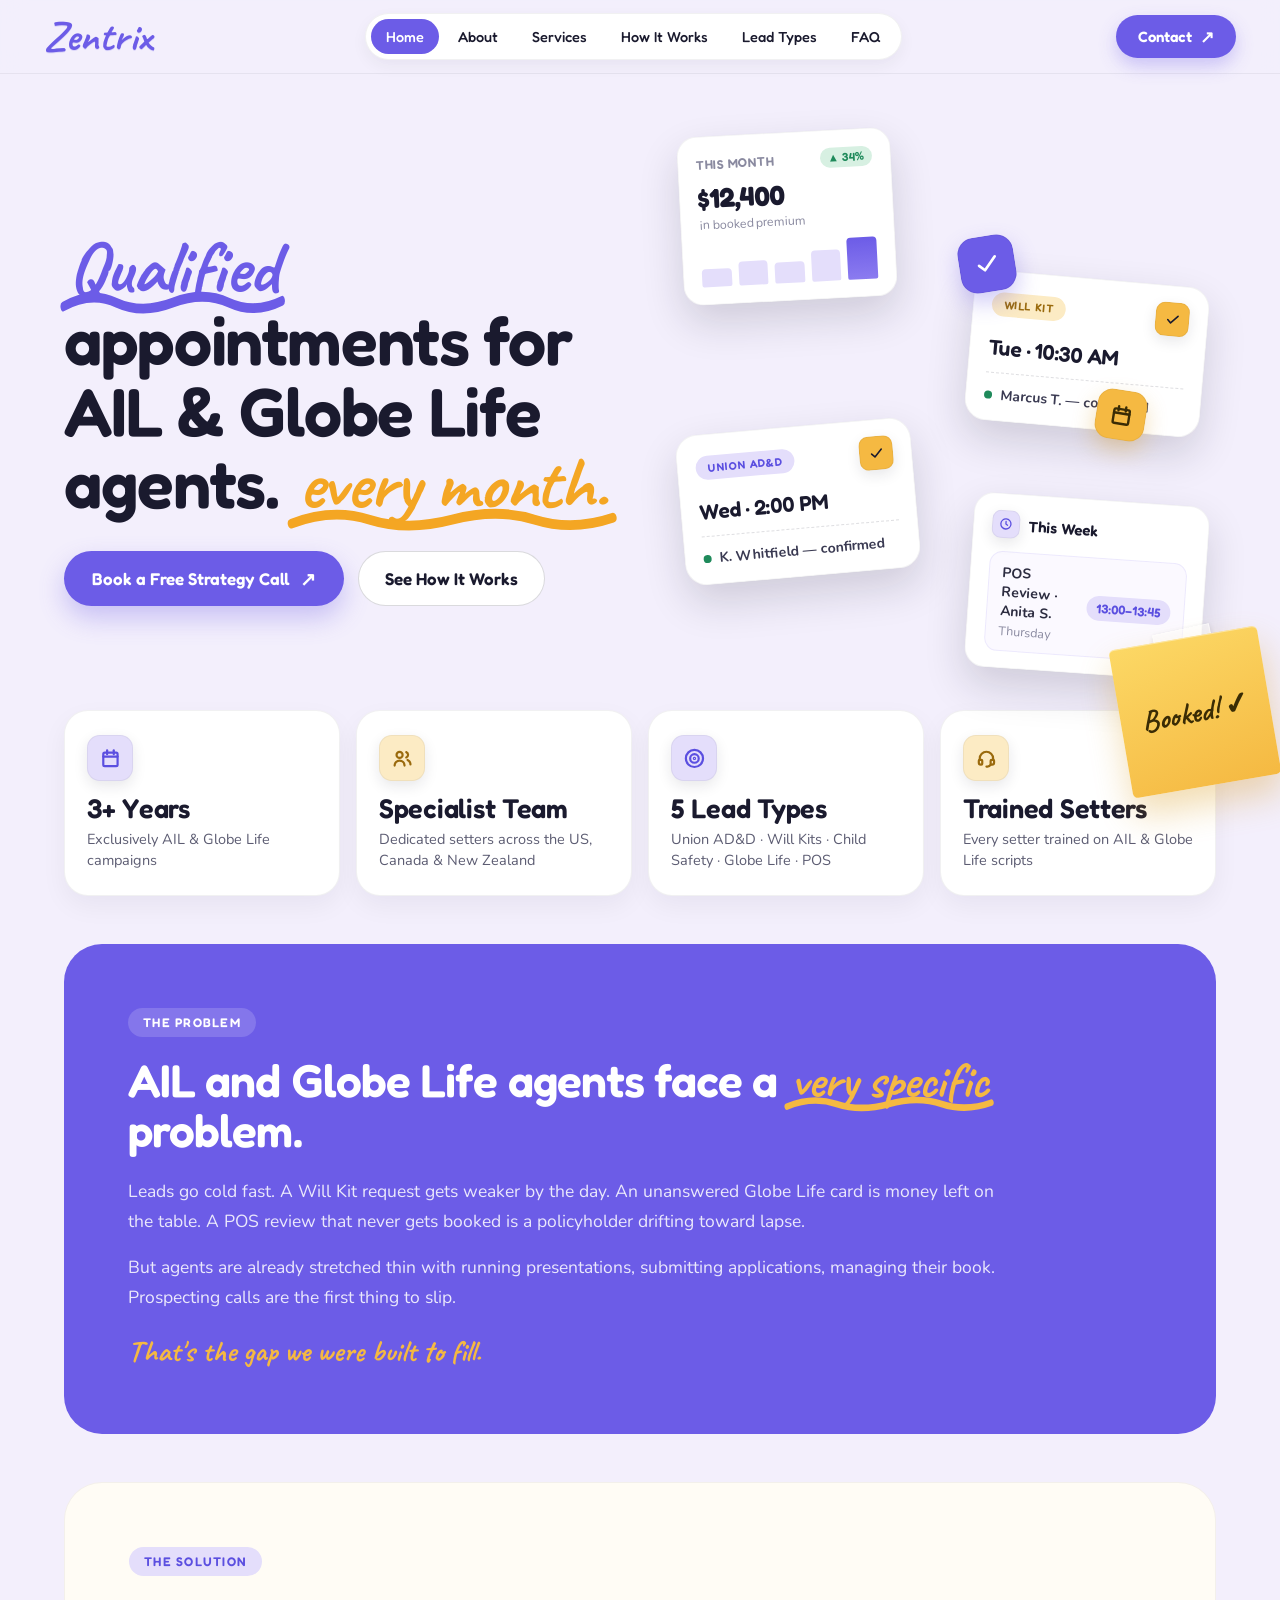
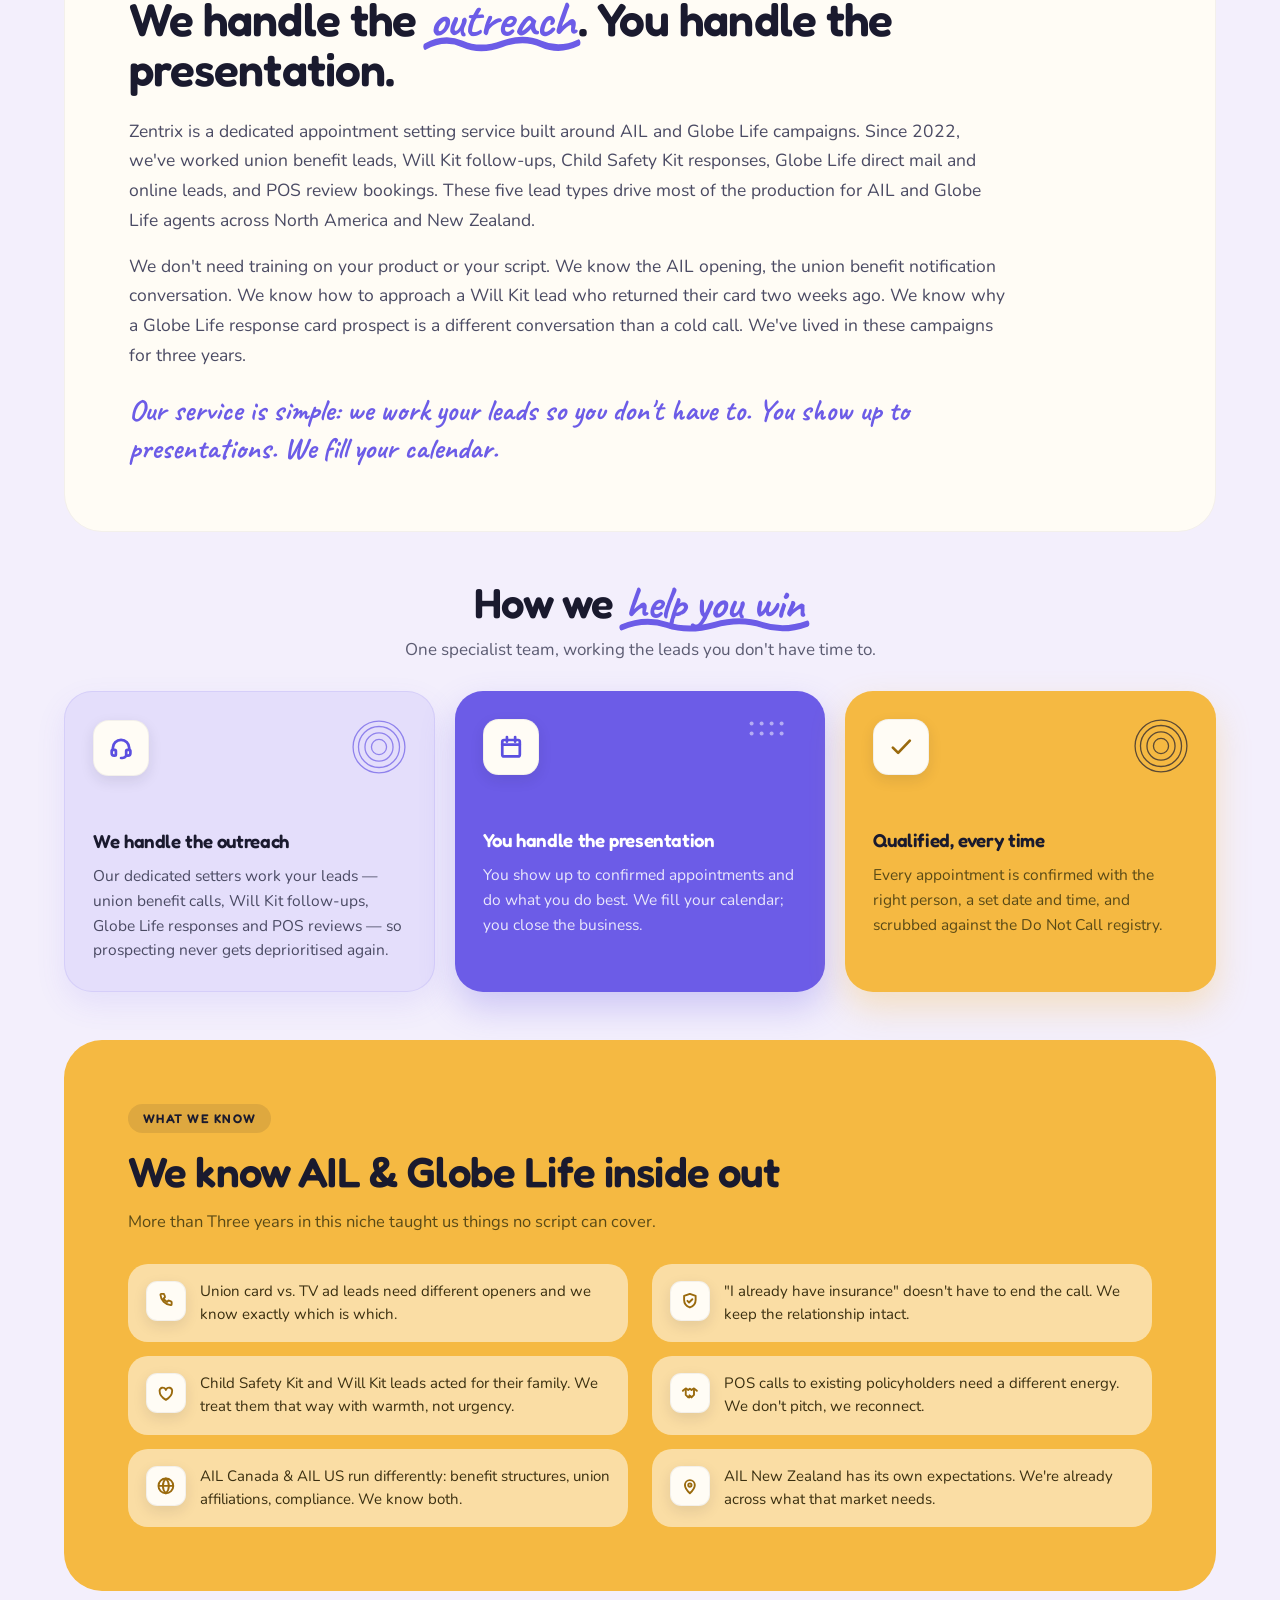
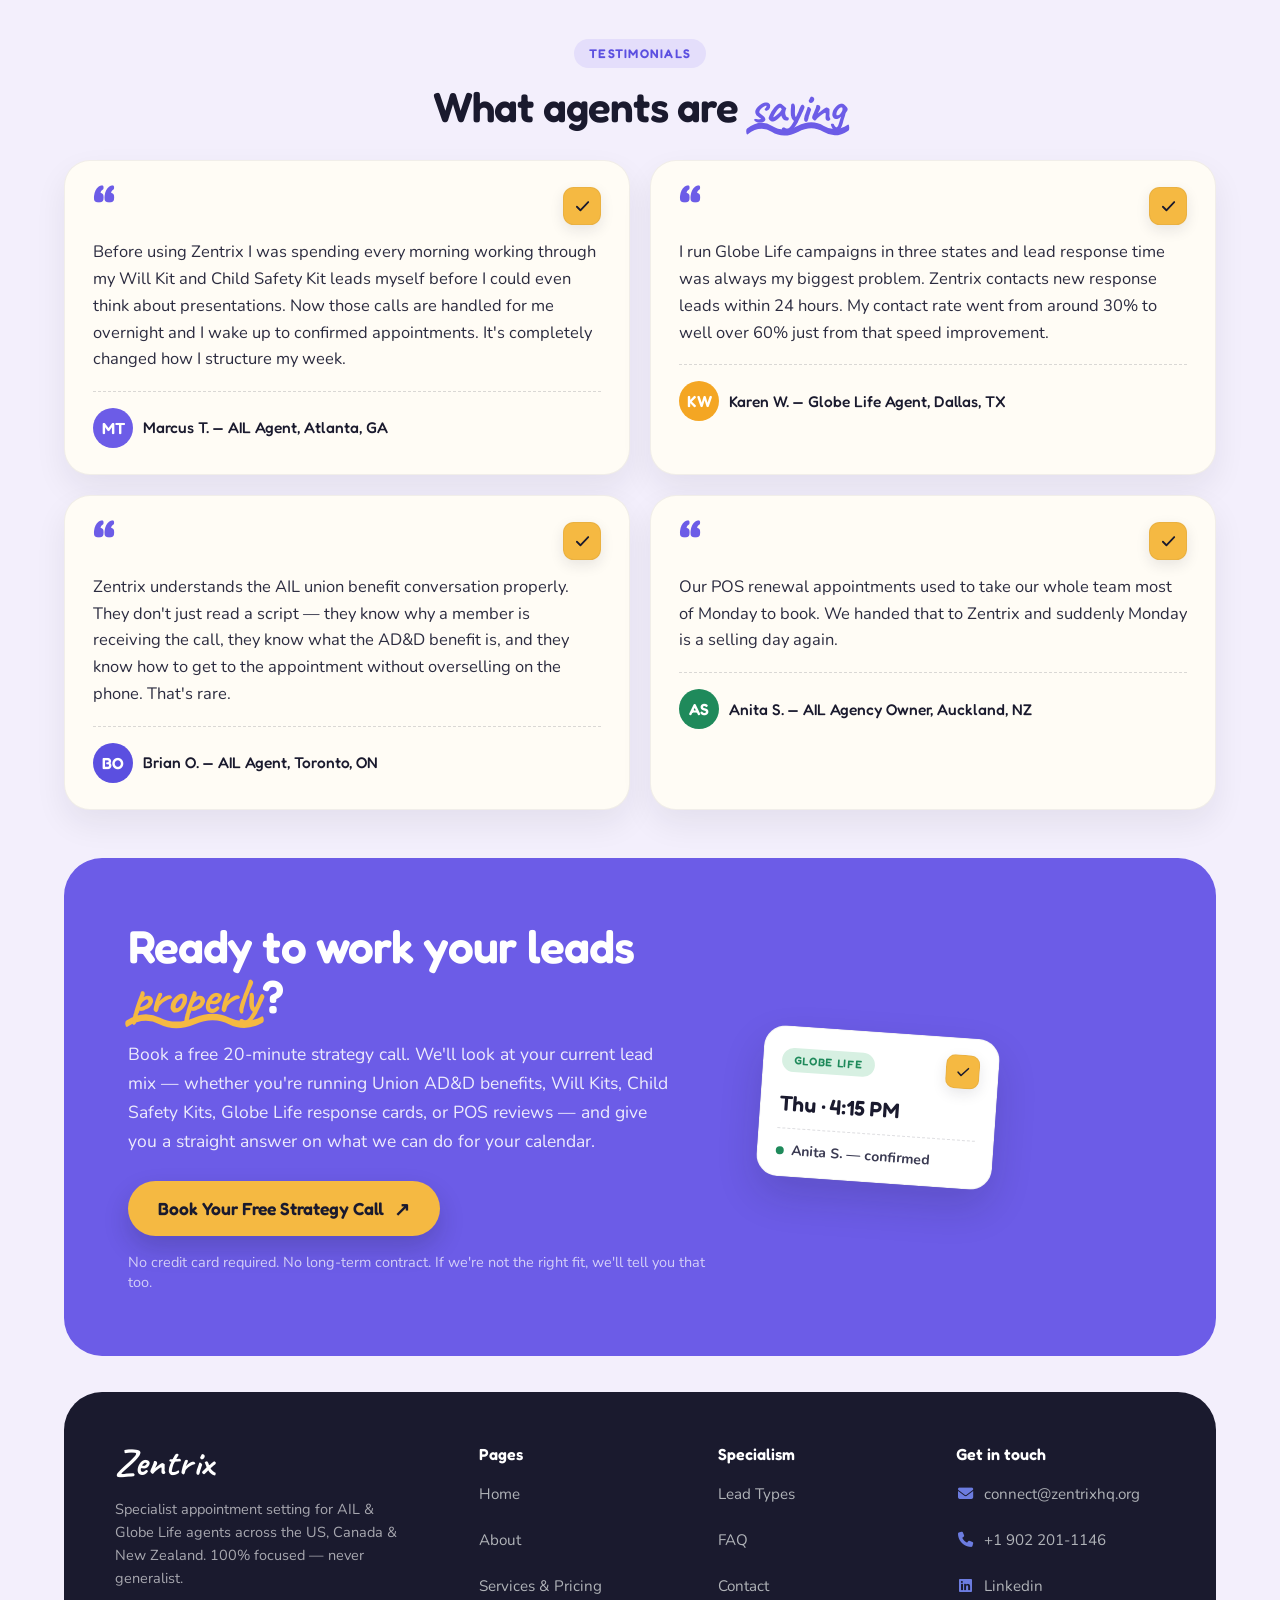
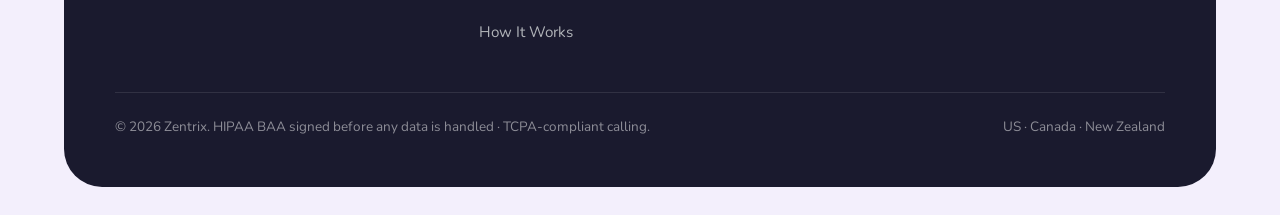
<file: site/index.html>
<!DOCTYPE html>
<html lang="en">
<head>
<meta charset="utf-8">
<meta name="viewport" content="width=device-width, initial-scale=1">
<title>Zentrix — Appointment Setting for AIL &amp; Globe Life Agents</title>
<meta name="description" content="Specialist appointment setting for AIL and Globe Life agents across the US, Canada and New Zealand. We work your leads so you don't have to.">
<link rel="preconnect" href="https://fonts.googleapis.com">
<link rel="preconnect" href="https://fonts.gstatic.com" crossorigin>
<link href="https://fonts.googleapis.com/css2?family=Fredoka:wght@400;500;600;700&family=Nunito:wght@400;500;600;700;800;900&family=Caveat:wght@600;700&display=swap" rel="stylesheet">
<link rel="stylesheet" href="css/style.css?v=4">
</head>
<body>

<nav class="site-nav">
  <a href="index.html" class="brand">
    <span>Zentrix</span>
  </a>
  <div class="nav-pills">
    <a href="index.html" class="active">Home</a>
    <a href="about.html">About</a>
    <a href="services.html">Services</a>
    <a href="how-it-works.html">How It Works</a>
    <a href="lead-types.html">Lead Types</a>
    <a href="faq.html">FAQ</a>
  </div>
  <a href="contact.html" class="nav-cta">Contact <span style="font-size:17px">↗</span></a>
  <button class="nav-toggle" aria-label="Menu"><span></span></button>
</nav>
<div class="mobile-menu">
  <a href="index.html" class="active">Home</a>
  <a href="about.html">About</a>
  <a href="services.html">Services</a>
  <a href="how-it-works.html">How It Works</a>
  <a href="lead-types.html">Lead Types</a>
  <a href="faq.html">FAQ</a>
  <a href="contact.html">Contact</a>
</div>

<div class="companion">
  <div class="companion-inner">
    <div class="sticky-note" style="transform:rotate(-5deg)">
      <div class="tape"></div>
      <div class="body"><div class="text">Booked! ✓</div></div>
    </div>
  </div>
</div>

<main class="home-main">

  <!-- HERO -->
  <section class="hero">
    <div class="hero-grid">
      <div class="hero-copy">
        <h1 class="h1-lg" style="margin-top:20px">
          <span class="accent" style="color:#6C5CE7">Qualified<svg viewBox="0 0 220 16" preserveAspectRatio="none"><path d="M3 11 Q 30 3 55 9 T 110 9 T 165 9 T 217 8" fill="none" stroke="#6C5CE7" stroke-width="5" stroke-linecap="round"/></svg></span>
          appointments for AIL &amp; Globe Life agents.
          <span class="accent" style="color:#F4A623">every month.<svg viewBox="0 0 220 16" preserveAspectRatio="none"><path d="M3 11 Q 30 3 55 9 T 110 9 T 165 9 T 217 8" fill="none" stroke="#F4A623" stroke-width="5" stroke-linecap="round"/></svg></span>
        </h1>
        <div class="hero-actions">
          <a href="contact.html" class="btn btn-primary">Book a Free Strategy Call <span style="font-size:19px">↗</span></a>
          <a href="how-it-works.html" class="btn btn-ghost">See How It Works</a>
        </div>
      </div>

      <div class="hero-props">
        <div class="prop" data-reveal="card" data-delay="60" style="top:4px;left:0;z-index:6">
          <div style="transform:rotate(-3deg)">
            <div class="commission-card">
              <div class="top">
                <span class="label">This Month</span>
                <span class="badge">▲ 34%</span>
              </div>
              <div class="num">$12,400</div>
              <div class="sub">in booked premium</div>
              <div class="bars">
                <i style="height:42%"></i><i style="height:58%"></i><i style="height:50%"></i><i style="height:74%"></i><i class="last" style="height:100%"></i>
              </div>
            </div>
          </div>
        </div>
        <div class="prop" data-reveal="card" data-delay="150" style="top:150px;right:2%;z-index:5">
          <div style="transform:rotate(5deg)">
            <div class="appt-card">
              <div class="appt-top">
                <span class="appt-tag" style="background:#FCEBC4;color:#9a6a0d">WILL KIT</span>
                <span class="icon-tile" style="width:34px;height:34px;background:#F5B942;color:#1A1A2E"><svg class="icon" viewBox="0 0 24 24"><use href="assets/icons/sprite.svg#icon-check"></use></svg></span>
              </div>
              <div class="appt-time">Tue · 10:30 AM</div>
              <div class="appt-name"><span class="dot"></span><span class="lbl">Marcus T. — confirmed</span></div>
            </div>
          </div>
        </div>
        <div class="prop" data-reveal="card" data-delay="240" style="top:298px;left:0;z-index:7">
          <div style="transform:rotate(-5deg)">
            <div class="appt-card">
              <div class="appt-top">
                <span class="appt-tag" style="background:#E4DEFB;color:#5B4FE0">UNION AD&amp;D</span>
                <span class="icon-tile" style="width:34px;height:34px;background:#F5B942;color:#1A1A2E"><svg class="icon" viewBox="0 0 24 24"><use href="assets/icons/sprite.svg#icon-check"></use></svg></span>
              </div>
              <div class="appt-time">Wed · 2:00 PM</div>
              <div class="appt-name"><span class="dot"></span><span class="lbl">K. Whitfield — confirmed</span></div>
            </div>
          </div>
        </div>
        <div class="prop" data-reveal="card" data-delay="120" style="top:262px;right:13%;z-index:9">
          <div style="transform:rotate(9deg)">
            <span class="icon-tile shadow-gold" style="width:50px;height:50px;background:#F5B942;color:#3a2c05;border-radius:15px"><svg class="icon" viewBox="0 0 24 24"><use href="assets/icons/sprite.svg#icon-calendar"></use></svg></span>
          </div>
        </div>
        <div class="prop" data-reveal="card" data-delay="90" style="top:108px;left:52%;z-index:9">
          <div style="transform:rotate(-9deg)">
            <span class="icon-tile shadow-purple" style="width:56px;height:56px;background:#6C5CE7;color:#fff;border-radius:17px"><svg class="icon" viewBox="0 0 24 24"><use href="assets/icons/sprite.svg#icon-check"></use></svg></span>
          </div>
        </div>
        <div class="prop" data-reveal="card" data-delay="300" style="bottom:14px;right:2%;z-index:8">
          <div style="transform:rotate(4deg)">
            <div class="reminder-card">
              <div class="head">
                <span class="icon-tile" style="width:28px;height:28px;background:#E4DEFB;color:#5B4FE0"><svg class="icon" viewBox="0 0 24 24"><use href="assets/icons/sprite.svg#icon-clock"></use></svg></span>
                <span class="t">This Week</span>
              </div>
              <div class="row">
                <div><div class="a">POS Review · Anita S.</div><div class="b">Thursday</div></div>
                <span class="time">13:00–13:45</span>
              </div>
            </div>
          </div>
        </div>
      </div>
    </div>
  </section>

  <!-- STATS STRIP -->
  <section class="wrap">
    <div class="stats-grid">
      <div class="stat-card" data-reveal="card" data-delay="0">
        <span class="icon-tile" style="width:46px;height:46px;background:#E4DEFB;color:#5B4FE0"><svg class="icon" viewBox="0 0 24 24"><use href="assets/icons/sprite.svg#icon-calendar"></use></svg></span>
        <div class="stat-value">3+ Years</div>
        <div class="stat-label">Exclusively AIL &amp; Globe Life campaigns</div>
      </div>
      <div class="stat-card" data-reveal="card" data-delay="90">
        <span class="icon-tile" style="width:46px;height:46px;background:#FCEBC4;color:#9a6a0d"><svg class="icon" viewBox="0 0 24 24"><use href="assets/icons/sprite.svg#icon-users"></use></svg></span>
        <div class="stat-value">Specialist Team</div>
        <div class="stat-label">Dedicated setters across the US, Canada &amp; New Zealand</div>
      </div>
      <div class="stat-card" data-reveal="card" data-delay="180">
        <span class="icon-tile" style="width:46px;height:46px;background:#E4DEFB;color:#5B4FE0"><svg class="icon" viewBox="0 0 24 24"><use href="assets/icons/sprite.svg#icon-target"></use></svg></span>
        <div class="stat-value">5 Lead Types</div>
        <div class="stat-label">Union AD&amp;D · Will Kits · Child Safety · Globe Life · POS</div>
      </div>
      <div class="stat-card" data-reveal="card" data-delay="270">
        <span class="icon-tile" style="width:46px;height:46px;background:#FCEBC4;color:#9a6a0d"><svg class="icon" viewBox="0 0 24 24"><use href="assets/icons/sprite.svg#icon-headset"></use></svg></span>
        <div class="stat-value">Trained Setters</div>
        <div class="stat-label">Every setter trained on AIL &amp; Globe Life scripts</div>
      </div>
    </div>
  </section>

  <!-- PROBLEM -->
  <section class="wrap">
  <div class="section-block purple" data-reveal>
    <svg style="position:absolute;bottom:-30px;left:-20px;opacity:.7" width="200" height="24" viewBox="0 0 160 24" fill="none" stroke="rgba(255,255,255,.32)" stroke-width="4" stroke-linecap="round"><path d="M4 12 Q 20 2 36 12 T 68 12 T 100 12 T 132 12 T 156 12"/></svg>
    <div style="position:relative;max-width:880px">
      <span class="eyebrow on-purple">The Problem</span>
      <h2 class="h2-lg" style="margin-top:18px">AIL and Globe Life agents face a <span class="accent" style="color:#F5B942">very specific<svg viewBox="0 0 220 16" preserveAspectRatio="none"><path d="M3 11 Q 30 3 55 9 T 110 9 T 165 9 T 217 8" fill="none" stroke="#F5B942" stroke-width="5" stroke-linecap="round"/></svg></span> problem.</h2>
      <p style="font-size:17.5px;line-height:1.7;color:rgba(255,255,255,.86);margin:22px 0 0">Leads go cold fast. A Will Kit request gets weaker by the day. An unanswered Globe Life card is money left on the table. A POS review that never gets booked is a policyholder drifting toward lapse.</p>
      <p style="font-size:17.5px;line-height:1.7;color:rgba(255,255,255,.86);margin:16px 0 0">But agents are already stretched thin with running presentations, submitting applications, managing their book. Prospecting calls are the first thing to slip.</p>
      <p style="font-family:Caveat;font-weight:700;font-size:30px;color:#F5B942;margin:20px 0 0">That's the gap we were built to fill.</p>
    </div>
  </div>
  </section>

  <!-- SOLUTION -->
  <section class="wrap">
  <div class="section-block cream" data-reveal>
    <div style="position:relative;max-width:880px">
      <span class="eyebrow light">The Solution</span>
      <h2 class="h2-lg" style="margin-top:18px">We handle the <span class="accent" style="color:#6C5CE7">outreach<svg viewBox="0 0 220 16" preserveAspectRatio="none"><path d="M3 11 Q 30 3 55 9 T 110 9 T 165 9 T 217 8" fill="none" stroke="#6C5CE7" stroke-width="5" stroke-linecap="round"/></svg></span>. You handle the presentation.</h2>
      <p style="font-size:17.5px;line-height:1.7;color:#4A4A63;margin:22px 0 0">Zentrix is a dedicated appointment setting service built around AIL and Globe Life campaigns. Since 2022, we've worked union benefit leads, Will Kit follow-ups, Child Safety Kit responses, Globe Life direct mail and online leads, and POS review bookings. These five lead types drive most of the production for AIL and Globe Life agents across North America and New Zealand.</p>
      <p style="font-size:17.5px;line-height:1.7;color:#4A4A63;margin:16px 0 0">We don't need training on your product or your script. We know the AIL opening, the union benefit notification conversation. We know how to approach a Will Kit lead who returned their card two weeks ago. We know why a Globe Life response card prospect is a different conversation than a cold call. We've lived in these campaigns for three years.</p>
      <p style="font-family:Caveat;font-weight:700;font-size:30px;color:#6C5CE7;margin:20px 0 0">Our service is simple: we work your leads so you don't have to. You show up to presentations. We fill your calendar.</p>
    </div>
  </div>
  </section>

  <!-- FEATURES -->
  <section class="wrap" style="margin-top:48px">
    <div data-reveal style="text-align:center;max-width:640px;margin:0 auto 30px">
      <h2 class="h2">How we <span class="accent" style="color:#6C5CE7">help you win<svg viewBox="0 0 220 16" preserveAspectRatio="none"><path d="M3 11 Q 30 3 55 9 T 110 9 T 165 9 T 217 8" fill="none" stroke="#6C5CE7" stroke-width="5" stroke-linecap="round"/></svg></span></h2>
      <p style="font-size:17px;color:#5C5C72;margin:12px 0 0">One specialist team, working the leads you don't have time to.</p>
    </div>
    <div class="feature-grid">
      <div class="feature-card lavender" data-reveal="card" data-delay="0">
        <div class="top-row">
          <span class="icon-tile" style="width:56px;height:56px;background:#FFFCF5;color:#5B4FE0"><svg class="icon" viewBox="0 0 24 24"><use href="assets/icons/sprite.svg#icon-headset"></use></svg></span>
          <svg class="doodle" width="54" height="54" viewBox="0 0 100 100" fill="none" stroke="#6C5CE7" stroke-width="2.4"><circle cx="50" cy="50" r="14"/><circle cx="50" cy="50" r="26"/><circle cx="50" cy="50" r="38"/><circle cx="50" cy="50" r="48"/></svg>
        </div>
        <h3>We handle the outreach</h3>
        <p>Our dedicated setters work your leads — union benefit calls, Will Kit follow-ups, Globe Life responses and POS reviews — so prospecting never gets deprioritised again.</p>
      </div>
      <div class="feature-card purple" data-reveal="card" data-delay="110">
        <div class="top-row">
          <span class="icon-tile" style="width:56px;height:56px;background:#FFFCF5;color:#5B4FE0"><svg class="icon" viewBox="0 0 24 24"><use href="assets/icons/sprite.svg#icon-calendar"></use></svg></span>
          <svg class="doodle" width="50" height="50" viewBox="0 0 65 65"><circle cx="6" cy="6" r="2.6" fill="rgba(255,255,255,.7)"/><circle cx="19" cy="6" r="2.6" fill="rgba(255,255,255,.7)"/><circle cx="32" cy="6" r="2.6" fill="rgba(255,255,255,.7)"/><circle cx="45" cy="6" r="2.6" fill="rgba(255,255,255,.7)"/><circle cx="6" cy="19" r="2.6" fill="rgba(255,255,255,.7)"/><circle cx="19" cy="19" r="2.6" fill="rgba(255,255,255,.7)"/><circle cx="32" cy="19" r="2.6" fill="rgba(255,255,255,.7)"/><circle cx="45" cy="19" r="2.6" fill="rgba(255,255,255,.7)"/></svg>
        </div>
        <h3>You handle the presentation</h3>
        <p>You show up to confirmed appointments and do what you do best. We fill your calendar; you close the business.</p>
      </div>
      <div class="feature-card gold" data-reveal="card" data-delay="220">
        <div class="top-row">
          <span class="icon-tile" style="width:56px;height:56px;background:#FFFCF5;color:#9a6a0d"><svg class="icon" viewBox="0 0 24 24"><use href="assets/icons/sprite.svg#icon-check"></use></svg></span>
          <svg class="doodle" width="54" height="54" viewBox="0 0 100 100" fill="none" stroke="#1A1A2E" stroke-width="2.4"><circle cx="50" cy="50" r="14"/><circle cx="50" cy="50" r="26"/><circle cx="50" cy="50" r="38"/><circle cx="50" cy="50" r="48"/></svg>
        </div>
        <h3>Qualified, every time</h3>
        <p>Every appointment is confirmed with the right person, a set date and time, and scrubbed against the Do Not Call registry.</p>
      </div>
    </div>
  </section>

  <!-- WHY SPECIALISATION -->
  <section class="wrap">
  <div class="section-block gold" data-reveal>
    <div style="max-width:720px">
      <span class="eyebrow on-gold">What We Know</span>
      <h2 class="h2" style="margin-top:16px;color:#1A1A2E">We know AIL &amp; Globe Life inside out</h2>
      <p style="font-size:16.5px;line-height:1.6;color:#5a4a16;margin:14px 0 0">More than Three years in this niche taught us things no script can cover.</p>
    </div>
    <div class="why-grid">
      <div class="why-row on-gold" data-reveal="card" data-delay="0">
        <span class="icon-tile" style="width:40px;height:40px;background:#FFFCF5;color:#9a6a0d"><svg class="icon" viewBox="0 0 24 24"><use href="assets/icons/sprite.svg#icon-phone"></use></svg></span>
        <p>Union card vs. TV ad leads need different openers and we know exactly which is which.</p>
      </div>
      <div class="why-row on-gold" data-reveal="card" data-delay="90">
        <span class="icon-tile" style="width:40px;height:40px;background:#FFFCF5;color:#9a6a0d"><svg class="icon" viewBox="0 0 24 24"><use href="assets/icons/sprite.svg#icon-shield"></use></svg></span>
        <p>"I already have insurance" doesn't have to end the call. We keep the relationship intact.</p>
      </div>
      <div class="why-row on-gold" data-reveal="card" data-delay="0">
        <span class="icon-tile" style="width:40px;height:40px;background:#FFFCF5;color:#9a6a0d"><svg class="icon" viewBox="0 0 24 24"><use href="assets/icons/sprite.svg#icon-heart"></use></svg></span>
        <p>Child Safety Kit and Will Kit leads acted for their family. We treat them that way with warmth, not urgency.</p>
      </div>
      <div class="why-row on-gold" data-reveal="card" data-delay="90">
        <span class="icon-tile" style="width:40px;height:40px;background:#FFFCF5;color:#9a6a0d"><svg class="icon" viewBox="0 0 24 24"><use href="assets/icons/sprite.svg#icon-handshake"></use></svg></span>
        <p>POS calls to existing policyholders need a different energy. We don't pitch, we reconnect.</p>
      </div>
      <div class="why-row on-gold" data-reveal="card" data-delay="0">
        <span class="icon-tile" style="width:40px;height:40px;background:#FFFCF5;color:#9a6a0d"><svg class="icon" viewBox="0 0 24 24"><use href="assets/icons/sprite.svg#icon-globe"></use></svg></span>
        <p>AIL Canada &amp; AIL US run differently: benefit structures, union affiliations, compliance. We know both.</p>
      </div>
      <div class="why-row on-gold" data-reveal="card" data-delay="90">
        <span class="icon-tile" style="width:40px;height:40px;background:#FFFCF5;color:#9a6a0d"><svg class="icon" viewBox="0 0 24 24"><use href="assets/icons/sprite.svg#icon-pin"></use></svg></span>
        <p>AIL New Zealand has its own expectations. We're already across what that market needs.</p>
      </div>
    </div>
  </div>
  </section>

  <!-- TESTIMONIALS -->
  <section class="wrap" style="margin-top:48px">
    <div data-reveal style="text-align:center;max-width:640px;margin:0 auto 30px">
      <span class="eyebrow light">Testimonials</span>
      <h2 class="h2" style="margin-top:16px">What agents are <span class="accent" style="color:#6C5CE7">saying<svg viewBox="0 0 220 16" preserveAspectRatio="none"><path d="M3 11 Q 30 3 55 9 T 110 9 T 165 9 T 217 8" fill="none" stroke="#6C5CE7" stroke-width="5" stroke-linecap="round"/></svg></span></h2>
    </div>
    <div class="testi-grid">
      <div class="testi-card" data-reveal="card" data-delay="0" style="transform:rotate(-2deg)">
        <div class="testi-top">
          <div class="testi-quote-mark">&ldquo;</div>
          <span class="icon-tile" style="width:38px;height:38px;background:#F5B942;color:#1A1A2E"><svg class="icon" viewBox="0 0 24 24"><use href="assets/icons/sprite.svg#icon-check"></use></svg></span>
        </div>
        <p>Before using Zentrix I was spending every morning working through my Will Kit and Child Safety Kit leads myself before I could even think about presentations. Now those calls are handled for me overnight and I wake up to confirmed appointments. It's completely changed how I structure my week.</p>
        <div class="testi-foot">
          <div class="avatar" style="background:#6C5CE7">MT</div>
          <div class="testi-name">Marcus T. — AIL Agent, Atlanta, GA</div>
        </div>
      </div>
      <div class="testi-card" data-reveal="card" data-delay="110" style="transform:rotate(2deg)">
        <div class="testi-top">
          <div class="testi-quote-mark">&ldquo;</div>
          <span class="icon-tile" style="width:38px;height:38px;background:#F5B942;color:#1A1A2E"><svg class="icon" viewBox="0 0 24 24"><use href="assets/icons/sprite.svg#icon-check"></use></svg></span>
        </div>
        <p>I run Globe Life campaigns in three states and lead response time was always my biggest problem. Zentrix contacts new response leads within 24 hours. My contact rate went from around 30% to well over 60% just from that speed improvement.</p>
        <div class="testi-foot">
          <div class="avatar" style="background:#F4A623">KW</div>
          <div class="testi-name">Karen W. — Globe Life Agent, Dallas, TX</div>
        </div>
      </div>
      <div class="testi-card" data-reveal="card" data-delay="0" style="transform:rotate(1.5deg)">
        <div class="testi-top">
          <div class="testi-quote-mark">&ldquo;</div>
          <span class="icon-tile" style="width:38px;height:38px;background:#F5B942;color:#1A1A2E"><svg class="icon" viewBox="0 0 24 24"><use href="assets/icons/sprite.svg#icon-check"></use></svg></span>
        </div>
        <p>Zentrix understands the AIL union benefit conversation properly. They don't just read a script — they know why a member is receiving the call, they know what the AD&amp;D benefit is, and they know how to get to the appointment without overselling on the phone. That's rare.</p>
        <div class="testi-foot">
          <div class="avatar" style="background:#5B4FE0">BO</div>
          <div class="testi-name">Brian O. — AIL Agent, Toronto, ON</div>
        </div>
      </div>
      <div class="testi-card" data-reveal="card" data-delay="110" style="transform:rotate(-1.5deg)">
        <div class="testi-top">
          <div class="testi-quote-mark">&ldquo;</div>
          <span class="icon-tile" style="width:38px;height:38px;background:#F5B942;color:#1A1A2E"><svg class="icon" viewBox="0 0 24 24"><use href="assets/icons/sprite.svg#icon-check"></use></svg></span>
        </div>
        <p>Our POS renewal appointments used to take our whole team most of Monday to book. We handed that to Zentrix and suddenly Monday is a selling day again.</p>
        <div class="testi-foot">
          <div class="avatar" style="background:#1F8A5B">AS</div>
          <div class="testi-name">Anita S. — AIL Agency Owner, Auckland, NZ</div>
        </div>
      </div>
    </div>
  </section>

  <!-- CTA -->
  <section class="wrap" style="margin-bottom:36px">
  <div class="section-block purple js-cta" data-reveal style="margin-top:48px;padding:clamp(44px,5vw,76px)">
    <div class="home-cta-grid">
      <div style="color:#fff;position:relative;z-index:2">
        <h2 class="h2-lg">Ready to work your leads <span class="accent" style="color:#F5B942">properly<svg viewBox="0 0 220 16" preserveAspectRatio="none"><path d="M3 11 Q 30 3 55 9 T 110 9 T 165 9 T 217 8" fill="none" stroke="#F5B942" stroke-width="5" stroke-linecap="round"/></svg></span>?</h2>
        <p style="font-size:17.5px;line-height:1.65;color:rgba(255,255,255,.88);margin:18px 0 0;max-width:540px">Book a free 20-minute strategy call. We'll look at your current lead mix — whether you're running Union AD&amp;D benefits, Will Kits, Child Safety Kits, Globe Life response cards, or POS reviews — and give you a straight answer on what we can do for your calendar.</p>
        <a href="contact.html" class="btn btn-gold" style="margin-top:26px">Book Your Free Strategy Call <span style="font-size:19px">↗</span></a>
        <p style="font-size:14.5px;color:rgba(255,255,255,.7);margin:16px 0 0">No credit card required. No long-term contract. If we're not the right fit, we'll tell you that too.</p>
      </div>
      <div class="cta-right" style="position:relative;display:flex;justify-content:center;align-items:center;min-height:230px">
        <div style="transform:rotate(4deg)">
          <div class="appt-card">
            <div class="appt-top">
              <span class="appt-tag" style="background:#D7F0E2;color:#1F8A5B">GLOBE LIFE</span>
              <span class="icon-tile" style="width:34px;height:34px;background:#F5B942;color:#1A1A2E"><svg class="icon" viewBox="0 0 24 24"><use href="assets/icons/sprite.svg#icon-check"></use></svg></span>
            </div>
            <div class="appt-time">Thu · 4:15 PM</div>
            <div class="appt-name"><span class="dot"></span><span class="lbl">Anita S. — confirmed</span></div>
          </div>
        </div>
      </div>
    </div>
  </div>
  </section>

</main>

<footer class="site-footer">
  <div class="footer-inner">
    <div class="footer-top">
      <div>
        <div class="footer-brand">
          <span>Zentrix</span>
        </div>
        <p>Specialist appointment setting for AIL &amp; Globe Life agents across the US, Canada &amp; New Zealand. 100% focused — never generalist.</p>
      </div>
      <div>
        <div class="footer-col-title">Pages</div>
        <a class="footer-link" href="index.html">Home</a>
        <a class="footer-link" href="about.html">About</a>
        <a class="footer-link" href="services.html">Services &amp; Pricing</a>
        <a class="footer-link" href="how-it-works.html">How It Works</a>
      </div>
      <div>
        <div class="footer-col-title">Specialism</div>
        <a class="footer-link" href="lead-types.html">Lead Types</a>
        <a class="footer-link" href="faq.html">FAQ</a>
        <a class="footer-link" href="contact.html">Contact</a>
      </div>
      <div class="footer-col">
  <div class="footer-col-title">Get in touch</div>

  <a href="mailto:connect@zentrixhq.org" class="footer-link">
    <i class="fas fa-envelope footer-icon"></i>
    <span>connect@zentrixhq.org</span>
  </a>

  <a href="tel:+19022011146" class="footer-link">
    <i class="fas fa-phone footer-icon"></i>
    <span>+1 902 201-1146</span>
  </a>

  <a href="https://linkedin.com/company/zentrix-communications" target="_blank" rel="noopener noreferrer" class="footer-link">
    <i class="fab fa-linkedin footer-icon"></i>
    <span>Linkedin</span>
  </a>
</div>

<style>
.footer-col-title {
  font-weight: 600;
  font-size: 1rem;
  margin-bottom: 12px;
  color: #fff;
}

.footer-link {
  display: flex;
  align-items: center;
  gap: 10px;
  color: #b0b3b8;
  text-decoration: none;
  padding: 8px 0;
  font-size: 0.95rem;
  transition: all 0.25s ease;
  position: relative;
}

.footer-icon {
  width: 18px;
  text-align: center;
  color: #6c7ce0;
  transition: transform 0.25s ease, color 0.25s ease;
}

.footer-link:hover {
  color: #ffffff;
  transform: translateX(4px);
}

.footer-link:hover .footer-icon {
  color: #8a9bff;
  transform: scale(1.15) rotate(-5deg);
}

/* underline sweep animation */
.footer-link span {
  position: relative;
}

.footer-link span::after {
  content: '';
  position: absolute;
  left: 0;
  bottom: -2px;
  width: 0%;
  height: 1px;
  background: #8a9bff;
  transition: width 0.3s ease;
}

.footer-link:hover span::after {
  width: 100%;
}
</style>

<!-- Add this once in your <head> if not already included -->
<link rel="stylesheet" href="https://cdnjs.cloudflare.com/ajax/libs/font-awesome/6.5.1/css/all.min.css">
    </div>
    <div class="footer-bottom">
      <span>© 2026 Zentrix. HIPAA BAA signed before any data is handled · TCPA-compliant calling.</span>
      <span>US · Canada · New Zealand</span>
    </div>
  </div>
</footer>

<script src="js/main.js?v=4"></script>
</body>
</html>
</file>
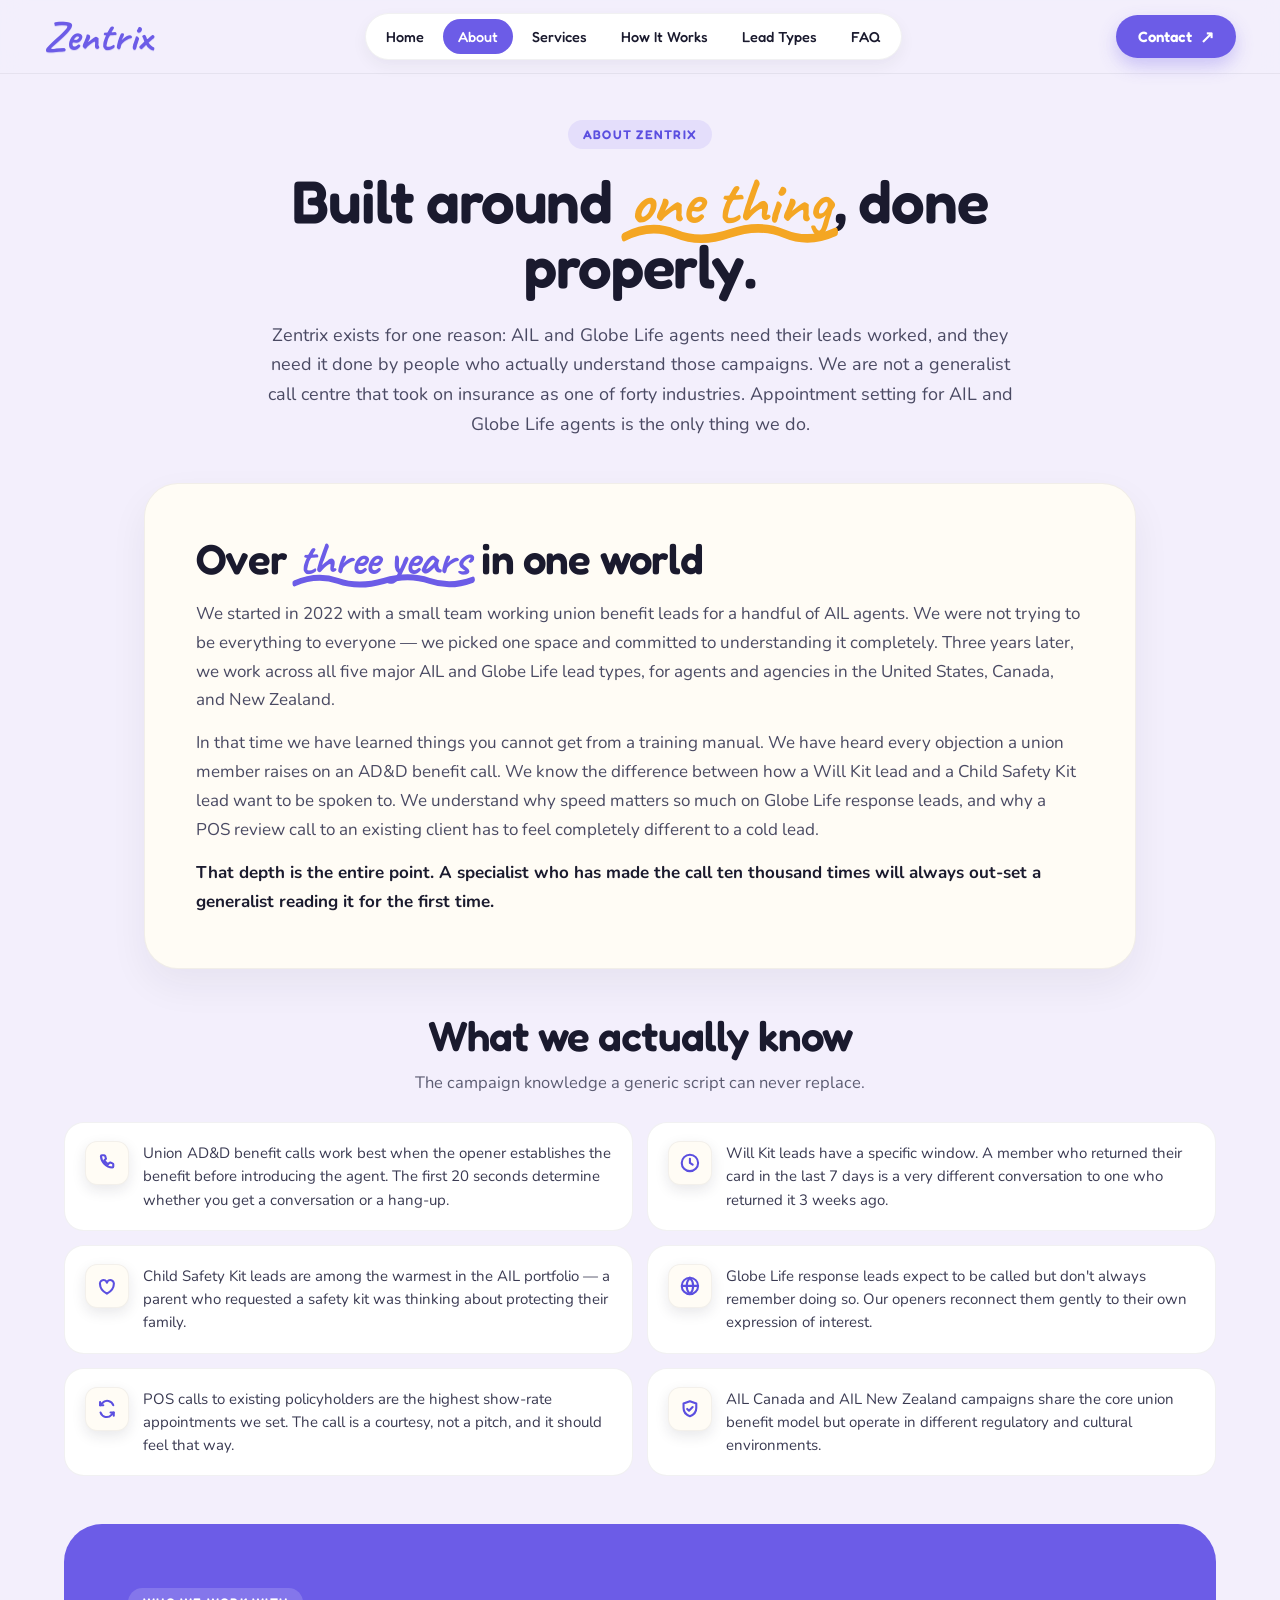
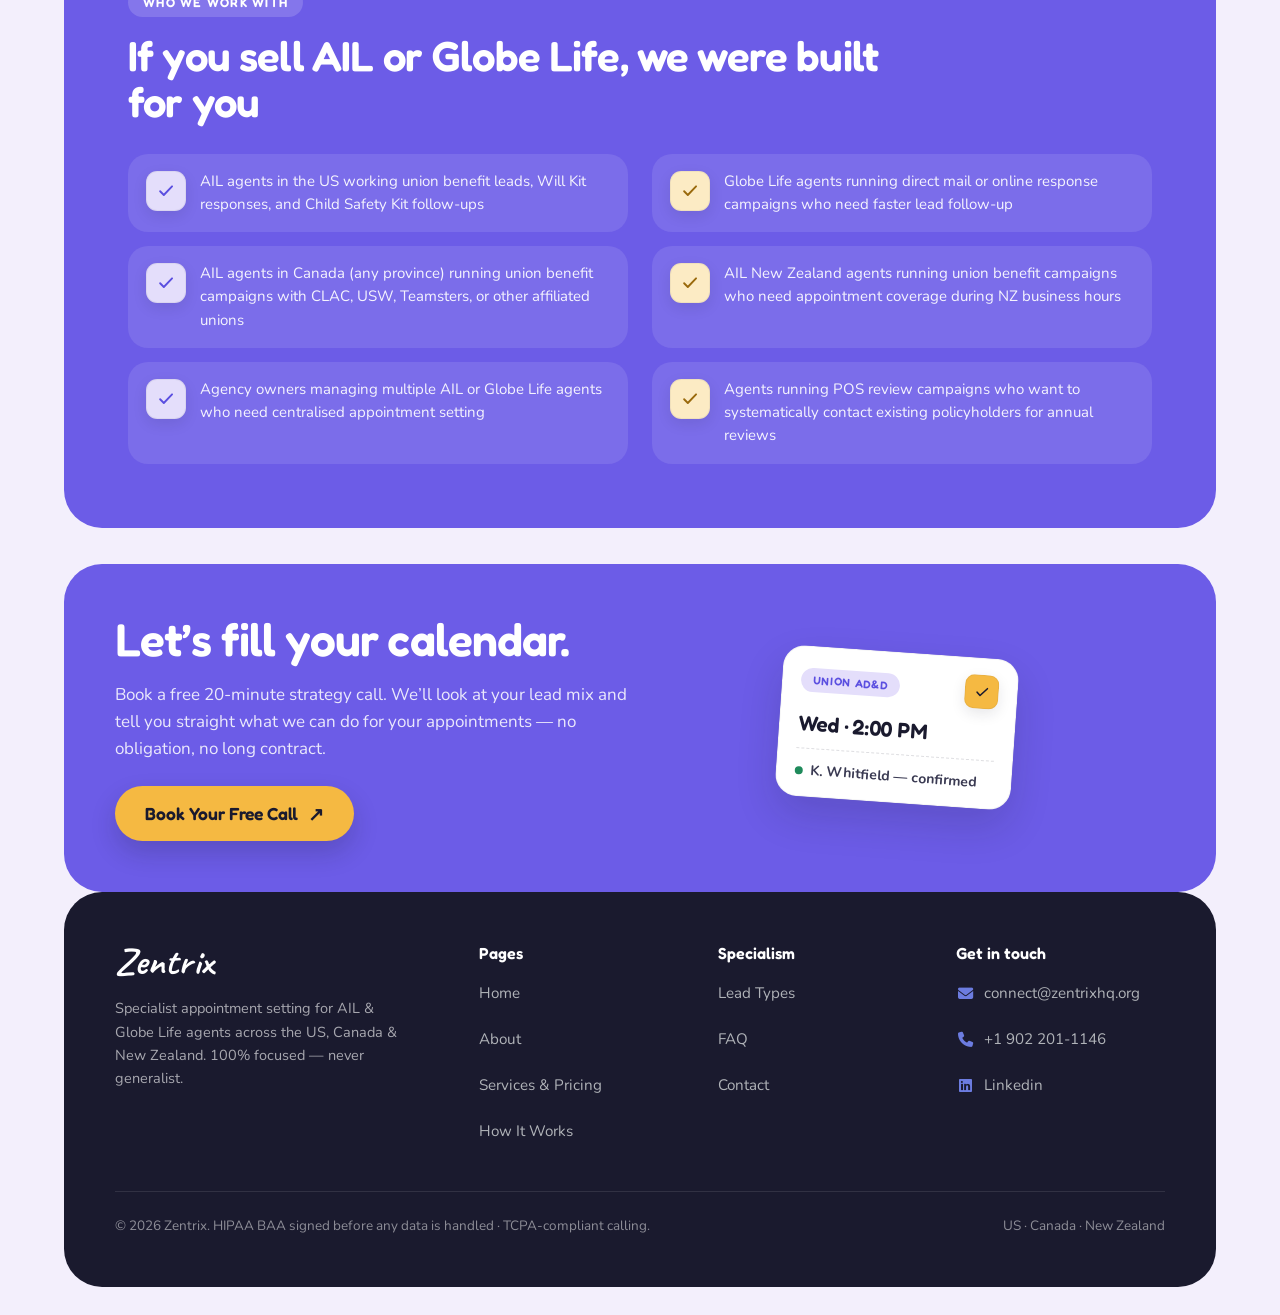
<file: site/about.html>
<!DOCTYPE html>
<html lang="en">
<head>
<meta charset="utf-8">
<meta name="viewport" content="width=device-width, initial-scale=1">
<title>About Zentrix — Built Around AIL &amp; Globe Life</title>
<meta name="description" content="Zentrix exists for one reason: AIL and Globe Life agents need their leads worked by people who actually understand those campaigns.">
<link rel="preconnect" href="https://fonts.googleapis.com">
<link rel="preconnect" href="https://fonts.gstatic.com" crossorigin>
<link href="https://fonts.googleapis.com/css2?family=Fredoka:wght@400;500;600;700&family=Nunito:wght@400;500;600;700;800;900&family=Caveat:wght@600;700&display=swap" rel="stylesheet">
<link rel="stylesheet" href="css/style.css?v=4">
</head>
<body>

<nav class="site-nav">
  <a href="index.html" class="brand">
    <span>Zentrix</span>
  </a>
  <div class="nav-pills">
    <a href="index.html">Home</a>
    <a href="about.html" class="active">About</a>
    <a href="services.html">Services</a>
    <a href="how-it-works.html">How It Works</a>
    <a href="lead-types.html">Lead Types</a>
    <a href="faq.html">FAQ</a>
  </div>
  <a href="contact.html" class="nav-cta">Contact <span style="font-size:17px">↗</span></a>
  <button class="nav-toggle" aria-label="Menu"><span></span></button>
</nav>
<div class="mobile-menu">
  <a href="index.html">Home</a>
  <a href="about.html" class="active">About</a>
  <a href="services.html">Services</a>
  <a href="how-it-works.html">How It Works</a>
  <a href="lead-types.html">Lead Types</a>
  <a href="faq.html">FAQ</a>
  <a href="contact.html">Contact</a>
</div>

<div class="companion">
  <div class="companion-inner">
    <div class="sticky-note" style="transform:rotate(-5deg)">
      <div class="tape"></div>
      <div class="body"><div class="text">Booked! ✓</div></div>
    </div>
  </div>
</div>

<main>
  <section class="wrap-mid">
    <div data-reveal style="text-align:center;max-width:760px;margin:0 auto">
      <span class="eyebrow light">About Zentrix</span>
      <h1 class="h1" style="margin-top:20px">Built around <span class="accent" style="color:#F4A623">one thing<svg viewBox="0 0 220 16" preserveAspectRatio="none"><path d="M3 11 Q 30 3 55 9 T 110 9 T 165 9 T 217 8" fill="none" stroke="#F4A623" stroke-width="5" stroke-linecap="round"/></svg></span>, done properly.</h1>
      <p class="lede" style="margin-top:22px">Zentrix exists for one reason: AIL and Globe Life agents need their leads worked, and they need it done by people who actually understand those campaigns. We are not a generalist call centre that took on insurance as one of forty industries. Appointment setting for AIL and Globe Life agents is the only thing we do.</p>
    </div>
  </section>

  <section class="wrap-mid" style="margin-top:44px">
    <div data-reveal style="background:#FFFCF5;border:1px solid rgba(26,26,46,.06);border-radius:34px;padding:clamp(34px,4vw,56px);box-shadow:0 16px 38px rgba(26,26,46,.06)">
      <h2 class="h2" style="margin-bottom:18px">Over <span class="accent" style="color:#6C5CE7">three years<svg viewBox="0 0 220 16" preserveAspectRatio="none"><path d="M3 11 Q 30 3 55 9 T 110 9 T 165 9 T 217 8" fill="none" stroke="#6C5CE7" stroke-width="5" stroke-linecap="round"/></svg></span> in one world</h2>
      <p style="font-size:17px;line-height:1.7;color:#4A4A63;margin:0 0 14px">We started in 2022 with a small team working union benefit leads for a handful of AIL agents. We were not trying to be everything to everyone — we picked one space and committed to understanding it completely. Three years later, we work across all five major AIL and Globe Life lead types, for agents and agencies in the United States, Canada, and New Zealand.</p>
      <p style="font-size:17px;line-height:1.7;color:#4A4A63;margin:0 0 14px">In that time we have learned things you cannot get from a training manual. We have heard every objection a union member raises on an AD&amp;D benefit call. We know the difference between how a Will Kit lead and a Child Safety Kit lead want to be spoken to. We understand why speed matters so much on Globe Life response leads, and why a POS review call to an existing client has to feel completely different to a cold lead.</p>
      <p style="font-size:17px;line-height:1.7;color:#1A1A2E;font-weight:700;margin:0">That depth is the entire point. A specialist who has made the call ten thousand times will always out-set a generalist reading it for the first time.</p>
    </div>
  </section>

  <section class="wrap" style="margin-top:44px">
    <div data-reveal style="text-align:center;max-width:680px;margin:0 auto 28px">
      <h2 class="h2">What we actually know</h2>
      <p style="font-size:16.5px;color:#5C5C72;margin:12px 0 0">The campaign knowledge a generic script can never replace.</p>
    </div>
    <div class="qualified-grid">
      <div class="qualified-row" data-reveal="card" data-delay="0">
        <span class="icon-tile" style="width:44px;height:44px;background:#FFFCF5;color:#5B4FE0"><svg class="icon" viewBox="0 0 24 24"><use href="assets/icons/sprite.svg#icon-phone"></use></svg></span>
        <p>Union AD&amp;D benefit calls work best when the opener establishes the benefit before introducing the agent. The first 20 seconds determine whether you get a conversation or a hang-up.</p>
      </div>
      <div class="qualified-row" data-reveal="card" data-delay="90">
        <span class="icon-tile" style="width:44px;height:44px;background:#FFFCF5;color:#5B4FE0"><svg class="icon" viewBox="0 0 24 24"><use href="assets/icons/sprite.svg#icon-clock"></use></svg></span>
        <p>Will Kit leads have a specific window. A member who returned their card in the last 7 days is a very different conversation to one who returned it 3 weeks ago.</p>
      </div>
      <div class="qualified-row" data-reveal="card" data-delay="0">
        <span class="icon-tile" style="width:44px;height:44px;background:#FFFCF5;color:#5B4FE0"><svg class="icon" viewBox="0 0 24 24"><use href="assets/icons/sprite.svg#icon-heart"></use></svg></span>
        <p>Child Safety Kit leads are among the warmest in the AIL portfolio — a parent who requested a safety kit was thinking about protecting their family.</p>
      </div>
      <div class="qualified-row" data-reveal="card" data-delay="90">
        <span class="icon-tile" style="width:44px;height:44px;background:#FFFCF5;color:#5B4FE0"><svg class="icon" viewBox="0 0 24 24"><use href="assets/icons/sprite.svg#icon-globe"></use></svg></span>
        <p>Globe Life response leads expect to be called but don't always remember doing so. Our openers reconnect them gently to their own expression of interest.</p>
      </div>
      <div class="qualified-row" data-reveal="card" data-delay="0">
        <span class="icon-tile" style="width:44px;height:44px;background:#FFFCF5;color:#5B4FE0"><svg class="icon" viewBox="0 0 24 24"><use href="assets/icons/sprite.svg#icon-refresh"></use></svg></span>
        <p>POS calls to existing policyholders are the highest show-rate appointments we set. The call is a courtesy, not a pitch, and it should feel that way.</p>
      </div>
      <div class="qualified-row" data-reveal="card" data-delay="90">
        <span class="icon-tile" style="width:44px;height:44px;background:#FFFCF5;color:#5B4FE0"><svg class="icon" viewBox="0 0 24 24"><use href="assets/icons/sprite.svg#icon-shield"></use></svg></span>
        <p>AIL Canada and AIL New Zealand campaigns share the core union benefit model but operate in different regulatory and cultural environments.</p>
      </div>
    </div>
  </section>

  <section class="wrap" style="margin-top:48px">
  <div class="section-block purple" data-reveal>
    <div style="max-width:760px">
      <span class="eyebrow on-purple">Who we work with</span>
      <h2 class="h2" style="margin-top:16px">If you sell AIL or Globe Life, we were built for you</h2>
    </div>
    <div class="why-grid">
      <div class="why-row on-purple" data-reveal="card" data-delay="0">
        <span class="icon-tile" style="width:40px;height:40px;background:#E4DEFB;color:#5B4FE0"><svg class="icon" viewBox="0 0 24 24"><use href="assets/icons/sprite.svg#icon-check"></use></svg></span>
        <p>AIL agents in the US working union benefit leads, Will Kit responses, and Child Safety Kit follow-ups</p>
      </div>
      <div class="why-row on-purple" data-reveal="card" data-delay="90">
        <span class="icon-tile" style="width:40px;height:40px;background:#FCEBC4;color:#9a6a0d"><svg class="icon" viewBox="0 0 24 24"><use href="assets/icons/sprite.svg#icon-check"></use></svg></span>
        <p>Globe Life agents running direct mail or online response campaigns who need faster lead follow-up</p>
      </div>
      <div class="why-row on-purple" data-reveal="card" data-delay="0">
        <span class="icon-tile" style="width:40px;height:40px;background:#E4DEFB;color:#5B4FE0"><svg class="icon" viewBox="0 0 24 24"><use href="assets/icons/sprite.svg#icon-check"></use></svg></span>
        <p>AIL agents in Canada (any province) running union benefit campaigns with CLAC, USW, Teamsters, or other affiliated unions</p>
      </div>
      <div class="why-row on-purple" data-reveal="card" data-delay="90">
        <span class="icon-tile" style="width:40px;height:40px;background:#FCEBC4;color:#9a6a0d"><svg class="icon" viewBox="0 0 24 24"><use href="assets/icons/sprite.svg#icon-check"></use></svg></span>
        <p>AIL New Zealand agents running union benefit campaigns who need appointment coverage during NZ business hours</p>
      </div>
      <div class="why-row on-purple" data-reveal="card" data-delay="0">
        <span class="icon-tile" style="width:40px;height:40px;background:#E4DEFB;color:#5B4FE0"><svg class="icon" viewBox="0 0 24 24"><use href="assets/icons/sprite.svg#icon-check"></use></svg></span>
        <p>Agency owners managing multiple AIL or Globe Life agents who need centralised appointment setting</p>
      </div>
      <div class="why-row on-purple" data-reveal="card" data-delay="90">
        <span class="icon-tile" style="width:40px;height:40px;background:#FCEBC4;color:#9a6a0d"><svg class="icon" viewBox="0 0 24 24"><use href="assets/icons/sprite.svg#icon-check"></use></svg></span>
        <p>Agents running POS review campaigns who want to systematically contact existing policyholders for annual reviews</p>
      </div>
    </div>
  </div>
  </section>

  <section class="wrap" data-reveal style="margin-top:36px">
    <div class="cta-band">
      <div class="cta-left">
        <h2 class="h2-lg">Let&rsquo;s fill your calendar.</h2>
        <p>Book a free 20-minute strategy call. We&rsquo;ll look at your lead mix and tell you straight what we can do for your appointments — no obligation, no long contract.</p>
        <a href="contact.html" class="btn btn-gold">Book Your Free Call <span style="font-size:19px">↗</span></a>
      </div>
      <div class="cta-right">
        <div style="transform:rotate(4deg)">
          <div class="appt-card">
            <div class="appt-top">
              <span class="appt-tag" style="background:#E4DEFB;color:#5B4FE0">UNION AD&amp;D</span>
              <span class="icon-tile" style="width:34px;height:34px;background:#F5B942;color:#1A1A2E"><svg class="icon" viewBox="0 0 24 24"><use href="assets/icons/sprite.svg#icon-check"></use></svg></span>
            </div>
            <div class="appt-time">Wed · 2:00 PM</div>
            <div class="appt-name"><span class="dot"></span><span class="lbl">K. Whitfield — confirmed</span></div>
          </div>
        </div>
      </div>
    </div>
  </section>
</main>

<footer class="site-footer">
  <div class="footer-inner">
    <div class="footer-top">
      <div>
        <div class="footer-brand">
          <span>Zentrix</span>
        </div>
        <p>Specialist appointment setting for AIL &amp; Globe Life agents across the US, Canada &amp; New Zealand. 100% focused — never generalist.</p>
      </div>
      <div>
        <div class="footer-col-title">Pages</div>
        <a class="footer-link" href="index.html">Home</a>
        <a class="footer-link" href="about.html">About</a>
        <a class="footer-link" href="services.html">Services &amp; Pricing</a>
        <a class="footer-link" href="how-it-works.html">How It Works</a>
      </div>
      <div>
        <div class="footer-col-title">Specialism</div>
        <a class="footer-link" href="lead-types.html">Lead Types</a>
        <a class="footer-link" href="faq.html">FAQ</a>
        <a class="footer-link" href="contact.html">Contact</a>
      </div>
      <div class="footer-col">
  <div class="footer-col-title">Get in touch</div>

  <a href="mailto:connect@zentrixhq.org" class="footer-link">
    <i class="fas fa-envelope footer-icon"></i>
    <span>connect@zentrixhq.org</span>
  </a>

  <a href="tel:+19022011146" class="footer-link">
    <i class="fas fa-phone footer-icon"></i>
    <span>+1 902 201-1146</span>
  </a>

  <a href="https://linkedin.com/company/zentrix-communications" target="_blank" rel="noopener noreferrer" class="footer-link">
    <i class="fab fa-linkedin footer-icon"></i>
    <span>Linkedin</span>
  </a>
</div>

<style>
.footer-col-title {
  font-weight: 600;
  font-size: 1rem;
  margin-bottom: 12px;
  color: #fff;
}

.footer-link {
  display: flex;
  align-items: center;
  gap: 10px;
  color: #b0b3b8;
  text-decoration: none;
  padding: 8px 0;
  font-size: 0.95rem;
  transition: all 0.25s ease;
  position: relative;
}

.footer-icon {
  width: 18px;
  text-align: center;
  color: #6c7ce0;
  transition: transform 0.25s ease, color 0.25s ease;
}

.footer-link:hover {
  color: #ffffff;
  transform: translateX(4px);
}

.footer-link:hover .footer-icon {
  color: #8a9bff;
  transform: scale(1.15) rotate(-5deg);
}

/* underline sweep animation */
.footer-link span {
  position: relative;
}

.footer-link span::after {
  content: '';
  position: absolute;
  left: 0;
  bottom: -2px;
  width: 0%;
  height: 1px;
  background: #8a9bff;
  transition: width 0.3s ease;
}

.footer-link:hover span::after {
  width: 100%;
}
</style>

<!-- Add this once in your <head> if not already included -->
<link rel="stylesheet" href="https://cdnjs.cloudflare.com/ajax/libs/font-awesome/6.5.1/css/all.min.css">
    </div>
    <div class="footer-bottom">
      <span>© 2026 Zentrix. HIPAA BAA signed before any data is handled · TCPA-compliant calling.</span>
      <span>US · Canada · New Zealand</span>
    </div>
  </div>
</footer>

<script src="js/main.js?v=4"></script>
</body>
</html>
</file>
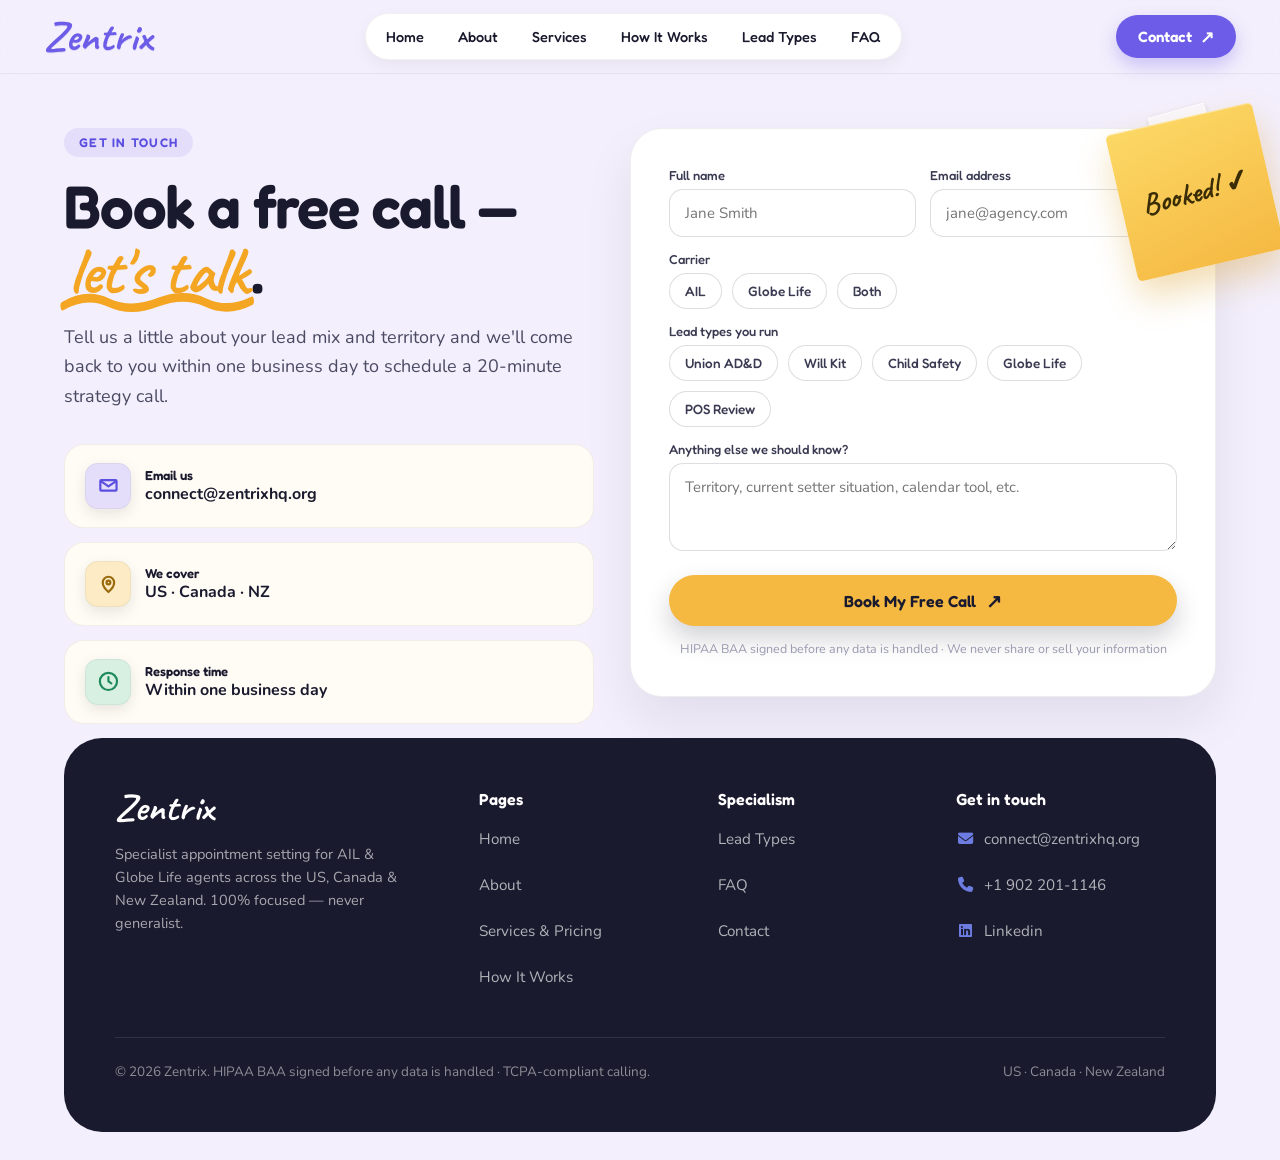
<file: site/contact.html>
<!DOCTYPE html>
<html lang="en">
<head>
<meta charset="utf-8">
<meta name="viewport" content="width=device-width, initial-scale=1">
<title>Contact — Zentrix</title>
<meta name="description" content="Book a free call with Zentrix. Let's talk about filling your AIL or Globe Life calendar with qualified appointments.">
<link rel="preconnect" href="https://fonts.googleapis.com">
<link rel="preconnect" href="https://fonts.gstatic.com" crossorigin>
<link href="https://fonts.googleapis.com/css2?family=Fredoka:wght@400;500;600;700&family=Nunito:wght@400;500;600;700;800;900&family=Caveat:wght@600;700&display=swap" rel="stylesheet">
<link rel="stylesheet" href="css/style.css?v=4">
</head>
<body>

<nav class="site-nav">
  <a href="index.html" class="brand">
    <span>Zentrix</span>
  </a>
  <div class="nav-pills">
    <a href="index.html">Home</a>
    <a href="about.html">About</a>
    <a href="services.html">Services</a>
    <a href="how-it-works.html">How It Works</a>
    <a href="lead-types.html">Lead Types</a>
    <a href="faq.html">FAQ</a>
  </div>
  <a href="contact.html" class="nav-cta active">Contact <span style="font-size:17px">↗</span></a>
  <button class="nav-toggle" aria-label="Menu"><span></span></button>
</nav>
<div class="mobile-menu">
  <a href="index.html">Home</a>
  <a href="about.html">About</a>
  <a href="services.html">Services</a>
  <a href="how-it-works.html">How It Works</a>
  <a href="lead-types.html">Lead Types</a>
  <a href="faq.html">FAQ</a>
  <a href="contact.html" class="active">Contact</a>
</div>

<div class="companion">
  <div class="companion-inner">
    <div class="sticky-note" style="transform:rotate(-5deg)">
      <div class="tape"></div>
      <div class="body"><div class="text">Booked! ✓</div></div>
    </div>
  </div>
</div>

<main>
  <section class="wrap" style="margin-top:8px">
    <div class="contact-grid">

      <div data-reveal="left">
        <span class="eyebrow light">Get In Touch</span>
        <h1 class="h1" style="margin-top:18px">Book a free call — <span class="accent" style="color:#F4A623">let's talk<svg viewBox="0 0 220 16" preserveAspectRatio="none"><path d="M3 11 Q 30 3 55 9 T 110 9 T 165 9 T 217 8" fill="none" stroke="#F4A623" stroke-width="5" stroke-linecap="round"/></svg></span>.</h1>
        <p class="lede" style="margin-top:18px">Tell us a little about your lead mix and territory and we'll come back to you within one business day to schedule a 20-minute strategy call.</p>

        <div style="margin-top:32px">
          <div class="contact-info-card">
            <span class="icon-tile" style="background:#E4DEFB;color:#5B4FE0"><svg class="icon" viewBox="0 0 24 24"><use href="assets/icons/sprite.svg#icon-mail"></use></svg></span>
            <div><div class="lbl">Email us</div><div class="val">connect@zentrixhq.org</div></div>
          </div>
          <div class="contact-info-card">
            <span class="icon-tile" style="background:#FCEBC4;color:#9a6a0d"><svg class="icon" viewBox="0 0 24 24"><use href="assets/icons/sprite.svg#icon-pin"></use></svg></span>
            <div><div class="lbl">We cover</div><div class="val">US · Canada · NZ</div></div>
          </div>
          <div class="contact-info-card">
            <span class="icon-tile" style="background:#D7F0E2;color:#1F8A5B"><svg class="icon" viewBox="0 0 24 24"><use href="assets/icons/sprite.svg#icon-clock"></use></svg></span>
            <div><div class="lbl">Response time</div><div class="val">Within one business day</div></div>
          </div>
        </div>
      </div>

      <div data-reveal="right">
        <div class="contact-form-card">
          <div class="form-card-body">
            <form>
              <div class="form-grid-2">
                <label class="field"><span class="lbl">Full name</span><input type="text" name="name" placeholder="Jane Smith" required></label>
                <label class="field"><span class="lbl">Email address</span><input type="email" name="email" placeholder="jane@agency.com" required></label>
              </div>
              <div class="field">
                <span class="lbl">Carrier</span>
                <div class="chip-row">
                  <button type="button" class="chip" data-chip-group="carrier">AIL</button>
                  <button type="button" class="chip" data-chip-group="carrier">Globe Life</button>
                  <button type="button" class="chip" data-chip-group="carrier">Both</button>
                </div>
              </div>
              <div class="field">
                <span class="lbl">Lead types you run</span>
                <div class="chip-row">
                  <button type="button" class="chip" data-chip-group="leadtype">Union AD&amp;D</button>
                  <button type="button" class="chip" data-chip-group="leadtype">Will Kit</button>
                  <button type="button" class="chip" data-chip-group="leadtype">Child Safety</button>
                  <button type="button" class="chip" data-chip-group="leadtype">Globe Life</button>
                  <button type="button" class="chip" data-chip-group="leadtype">POS Review</button>
                </div>
              </div>
              <label class="field"><span class="lbl">Anything else we should know?</span><textarea name="message" rows="3" placeholder="Territory, current setter situation, calendar tool, etc."></textarea></label>
              <button type="submit" class="btn btn-gold btn-block" style="margin-top:18px">Book My Free Call <span style="font-size:19px">↗</span></button>
              <p class="form-note">HIPAA BAA signed before any data is handled · We never share or sell your information</p>
            </form>
          </div>
          <div class="success-state">
            <span class="icon-tile" style="width:56px;height:56px;background:#D7F0E2;color:#1F8A5B"><svg class="icon" viewBox="0 0 24 24"><use href="assets/icons/sprite.svg#icon-check"></use></svg></span>
            <h2>You're on the calendar.</h2>
            <p>Thanks — we'll be in touch within one business day to schedule your free strategy call.</p>
            <button type="button" class="btn">Send another</button>
          </div>
        </div>
      </div>

    </div>
  </section>
</main>

<footer class="site-footer">
  <div class="footer-inner">
    <div class="footer-top">
      <div>
        <div class="footer-brand">
          <span>Zentrix</span>
        </div>
        <p>Specialist appointment setting for AIL &amp; Globe Life agents across the US, Canada &amp; New Zealand. 100% focused — never generalist.</p>
      </div>
      <div>
        <div class="footer-col-title">Pages</div>
        <a class="footer-link" href="index.html">Home</a>
        <a class="footer-link" href="about.html">About</a>
        <a class="footer-link" href="services.html">Services &amp; Pricing</a>
        <a class="footer-link" href="how-it-works.html">How It Works</a>
      </div>
      <div>
        <div class="footer-col-title">Specialism</div>
        <a class="footer-link" href="lead-types.html">Lead Types</a>
        <a class="footer-link" href="faq.html">FAQ</a>
        <a class="footer-link" href="contact.html">Contact</a>
      </div>
      <div class="footer-col">
  <div class="footer-col-title">Get in touch</div>

  <a href="mailto:connect@zentrixhq.org" class="footer-link">
    <i class="fas fa-envelope footer-icon"></i>
    <span>connect@zentrixhq.org</span>
  </a>

  <a href="tel:+19022011146" class="footer-link">
    <i class="fas fa-phone footer-icon"></i>
    <span>+1 902 201-1146</span>
  </a>

  <a href="https://linkedin.com/company/zentrix-communications" target="_blank" rel="noopener noreferrer" class="footer-link">
    <i class="fab fa-linkedin footer-icon"></i>
    <span>Linkedin</span>
  </a>
</div>

<style>
.footer-col-title {
  font-weight: 600;
  font-size: 1rem;
  margin-bottom: 12px;
  color: #fff;
}

.footer-link {
  display: flex;
  align-items: center;
  gap: 10px;
  color: #b0b3b8;
  text-decoration: none;
  padding: 8px 0;
  font-size: 0.95rem;
  transition: all 0.25s ease;
  position: relative;
}

.footer-icon {
  width: 18px;
  text-align: center;
  color: #6c7ce0;
  transition: transform 0.25s ease, color 0.25s ease;
}

.footer-link:hover {
  color: #ffffff;
  transform: translateX(4px);
}

.footer-link:hover .footer-icon {
  color: #8a9bff;
  transform: scale(1.15) rotate(-5deg);
}

/* underline sweep animation */
.footer-link span {
  position: relative;
}

.footer-link span::after {
  content: '';
  position: absolute;
  left: 0;
  bottom: -2px;
  width: 0%;
  height: 1px;
  background: #8a9bff;
  transition: width 0.3s ease;
}

.footer-link:hover span::after {
  width: 100%;
}
</style>

<!-- Add this once in your <head> if not already included -->
<link rel="stylesheet" href="https://cdnjs.cloudflare.com/ajax/libs/font-awesome/6.5.1/css/all.min.css">
    </div>
    <div class="footer-bottom">
      <span>© 2026 Zentrix. HIPAA BAA signed before any data is handled · TCPA-compliant calling.</span>
      <span>US · Canada · New Zealand</span>
    </div>
  </div>
</footer>

<script src="js/main.js?v=4"></script>
</body>
</html>
</file>
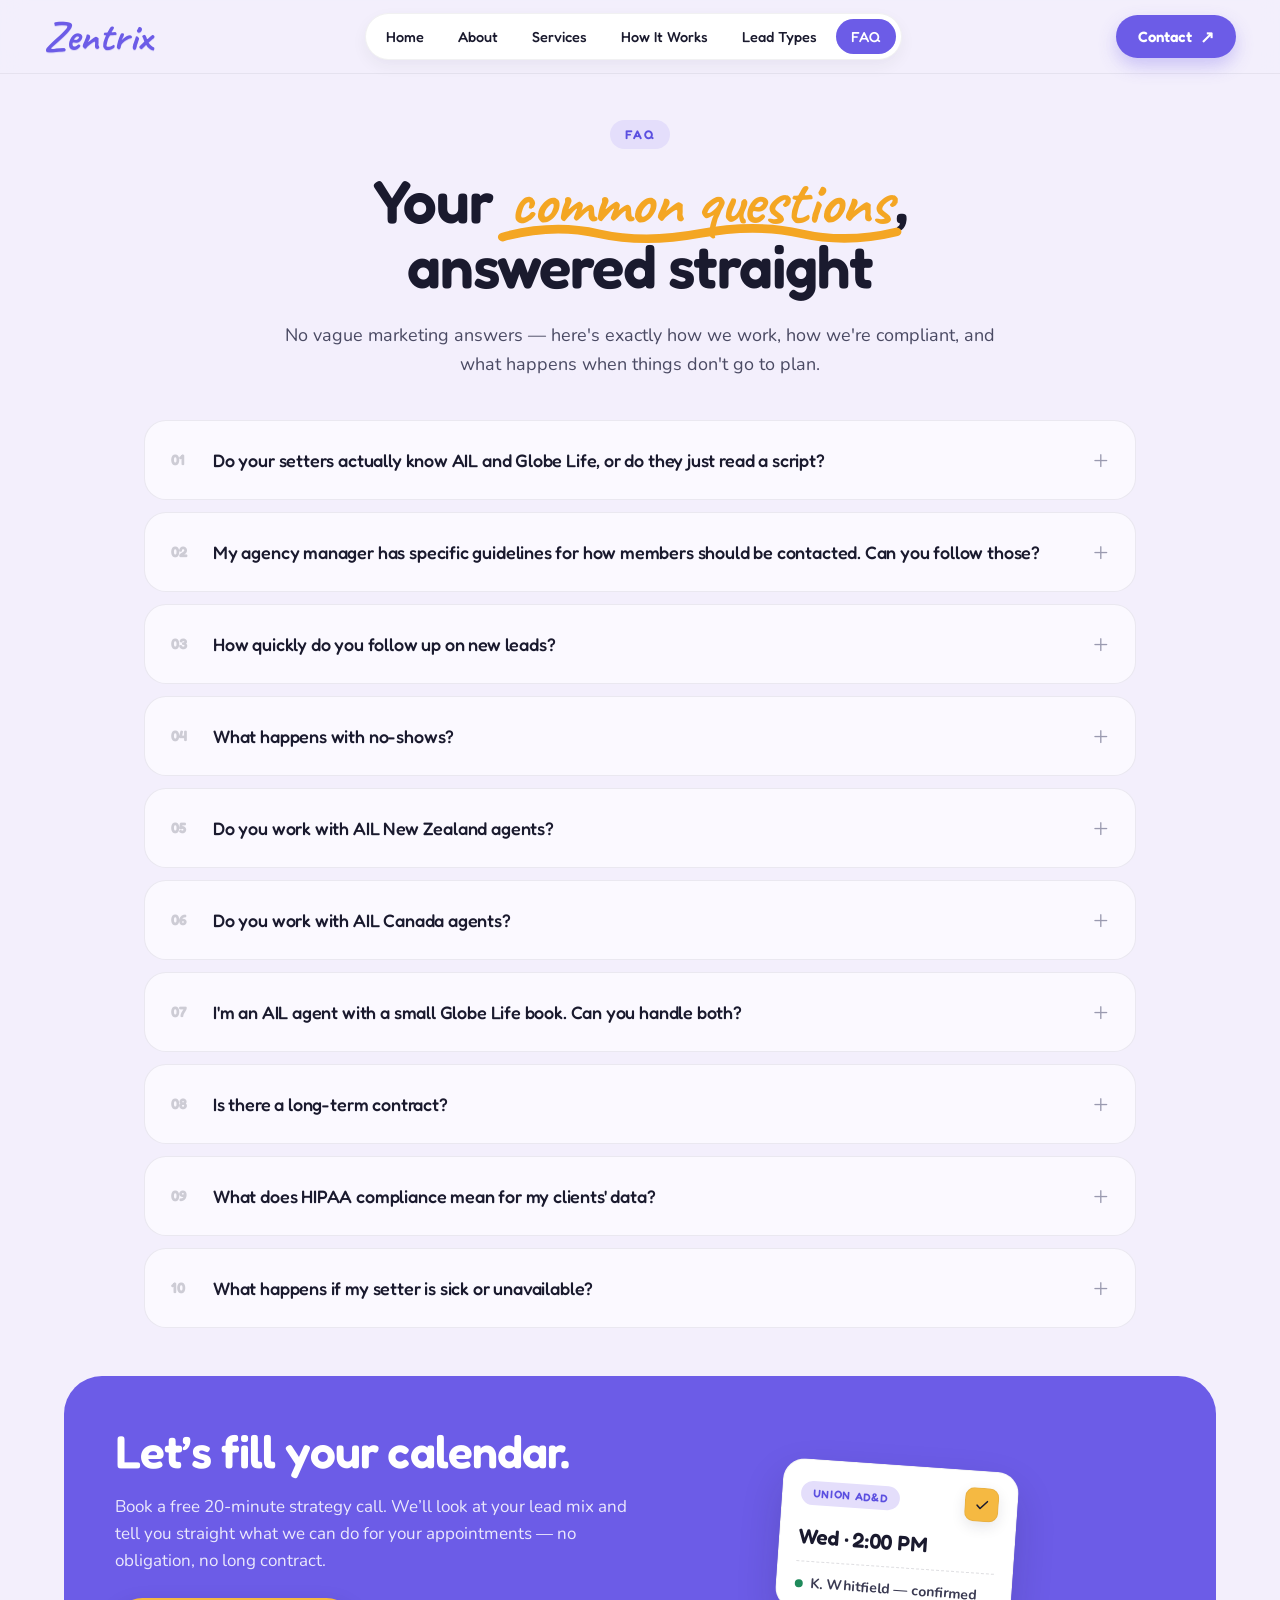
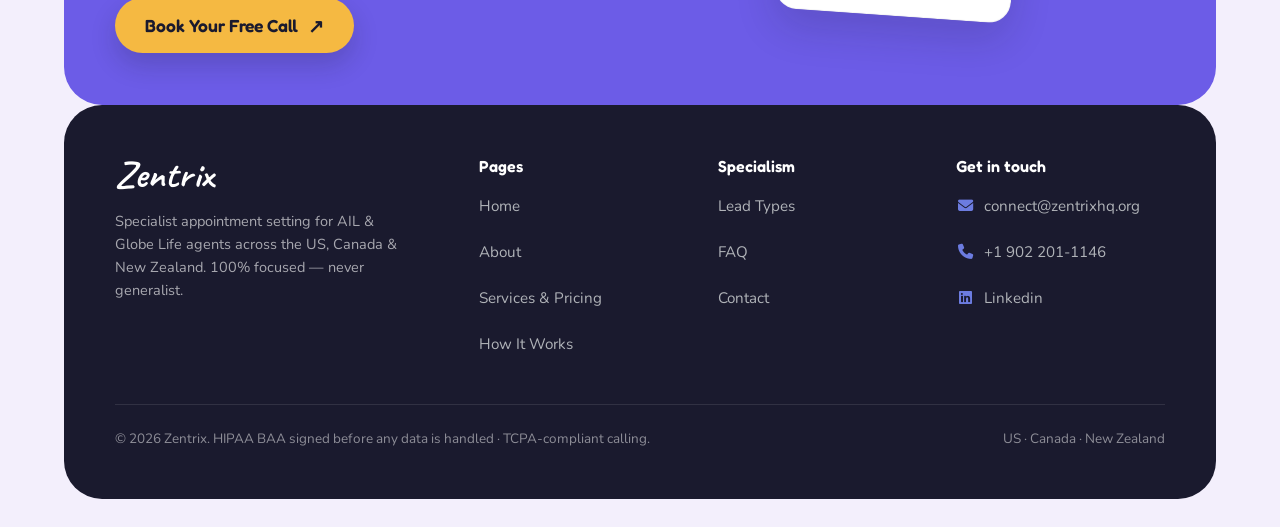
<file: site/faq.html>
<!DOCTYPE html>
<html lang="en">
<head>
<meta charset="utf-8">
<meta name="viewport" content="width=device-width, initial-scale=1">
<title>FAQ — Zentrix</title>
<meta name="description" content="Common questions about how Zentrix sets appointments for AIL & Globe Life agents, answered straight.">
<link rel="preconnect" href="https://fonts.googleapis.com">
<link rel="preconnect" href="https://fonts.gstatic.com" crossorigin>
<link href="https://fonts.googleapis.com/css2?family=Fredoka:wght@400;500;600;700&family=Nunito:wght@400;500;600;700;800;900&family=Caveat:wght@600;700&display=swap" rel="stylesheet">
<link rel="stylesheet" href="css/style.css?v=4">
</head>
<body>

<nav class="site-nav">
  <a href="index.html" class="brand">
    <span>Zentrix</span>
  </a>
  <div class="nav-pills">
    <a href="index.html">Home</a>
    <a href="about.html">About</a>
    <a href="services.html">Services</a>
    <a href="how-it-works.html">How It Works</a>
    <a href="lead-types.html">Lead Types</a>
    <a href="faq.html" class="active">FAQ</a>
  </div>
  <a href="contact.html" class="nav-cta">Contact <span style="font-size:17px">↗</span></a>
  <button class="nav-toggle" aria-label="Menu"><span></span></button>
</nav>
<div class="mobile-menu">
  <a href="index.html">Home</a>
  <a href="about.html">About</a>
  <a href="services.html">Services</a>
  <a href="how-it-works.html">How It Works</a>
  <a href="lead-types.html">Lead Types</a>
  <a href="faq.html" class="active">FAQ</a>
  <a href="contact.html">Contact</a>
</div>

<div class="companion">
  <div class="companion-inner">
    <div class="sticky-note" style="transform:rotate(-5deg)">
      <div class="tape"></div>
      <div class="body"><div class="text">Booked! ✓</div></div>
    </div>
  </div>
</div>

<main>
  <section class="wrap-narrow">
    <div data-reveal style="text-align:center;max-width:720px;margin:0 auto">
      <span class="eyebrow light">FAQ</span>
      <h1 class="h1" style="margin-top:20px">Your <span class="accent" style="color:#F4A623">common questions<svg viewBox="0 0 220 16" preserveAspectRatio="none"><path d="M3 11 Q 30 3 55 9 T 110 9 T 165 9 T 217 8" fill="none" stroke="#F4A623" stroke-width="5" stroke-linecap="round"/></svg></span>, answered straight</h1>
      <p class="lede" style="margin-top:22px">No vague marketing answers — here's exactly how we work, how we're compliant, and what happens when things don't go to plan.</p>
    </div>
  </section>

  <section class="wrap-mid" style="margin-top:40px">
    <div class="faq-list">
      <div class="faq-row" data-reveal>
        <button class="faq-q"><span class="num">01</span><span class="qtext">Do your setters actually know AIL and Globe Life, or do they just read a script?</span><span class="plus">+</span></button>
        <div class="faq-a"><p>They know AIL and Globe Life. Our team has been working these specific campaigns since 2022. Every setter understands the union benefit model, the five lead types, the common objections at each stage of each call, and the compliance guidelines that apply. We refined our scripts through thousands of actual calls — not from reading training manuals.</p></div>
      </div>
      <div class="faq-row" data-reveal>
        <button class="faq-q"><span class="num">02</span><span class="qtext">My agency manager has specific guidelines for how members should be contacted. Can you follow those?</span><span class="plus">+</span></button>
        <div class="faq-a"><p>Yes, and we ask about this in onboarding. Every AIL district and agency has different expectations around script language, brand mention on the first call, and how appointments are framed. We align to your specific guidelines before any calling begins and will ask to see any written guidance from your manager, IMO, or FMO.</p></div>
      </div>
      <div class="faq-row" data-reveal>
        <button class="faq-q"><span class="num">03</span><span class="qtext">How quickly do you follow up on new leads?</span><span class="plus">+</span></button>
        <div class="faq-a"><p>Same day for active plans, provided we receive the batch before 2pm in the relevant time zone. For Will Kit and Child Safety Kit leads we treat speed-to-contact as a critical quality variable. For Globe Life response leads we aim for same-day or next-business-day contact. For Union AD&amp;D leads, timing follows the union roster release schedule.</p></div>
      </div>
      <div class="faq-row" data-reveal>
        <button class="faq-q"><span class="num">04</span><span class="qtext">What happens with no-shows?</span><span class="plus">+</span></button>
        <div class="faq-a"><p>We follow up with every no-show within 24 hours and attempt to rebook. If the prospect is unavailable after three contact attempts, we flag them in your CRM and return them to the pipeline for future re-engagement. No-show rebooking is included at no additional charge on all monthly plans.</p></div>
      </div>
      <div class="faq-row" data-reveal>
        <button class="faq-q"><span class="num">05</span><span class="qtext">Do you work with AIL New Zealand agents?</span><span class="plus">+</span></button>
        <div class="faq-a"><p>Yes. We have team members trained on the AIL New Zealand market, including its union affiliations, cultural communication expectations, and NZ calling-hour requirements. NZ campaigns require a separate onboarding discussion to confirm calling windows and active union-affiliated leads.</p></div>
      </div>
      <div class="faq-row" data-reveal>
        <button class="faq-q"><span class="num">06</span><span class="qtext">Do you work with AIL Canada agents?</span><span class="plus">+</span></button>
        <div class="faq-a"><p>Yes. Canada is one of our active markets, across all provinces — including CLAC, Teamsters Canada, UFCW Canada, and Labourers' International (LIUNA). The structure closely mirrors the US model, but there are provincial differences — particularly in Quebec and British Columbia — that we confirm with you at onboarding.</p></div>
      </div>
      <div class="faq-row" data-reveal>
        <button class="faq-q"><span class="num">07</span><span class="qtext">I'm an AIL agent with a small Globe Life book. Can you handle both?</span><span class="plus">+</span></button>
        <div class="faq-a"><p>Yes — this is common. Growth plan clients can run two campaign types simultaneously. We separate AIL union benefit calls from Globe Life follow-up by lead type rather than by day, so the setter isn't switching between two very different call tones within the same window.</p></div>
      </div>
      <div class="faq-row" data-reveal>
        <button class="faq-q"><span class="num">08</span><span class="qtext">Is there a long-term contract?</span><span class="plus">+</span></button>
        <div class="faq-a"><p>No. Monthly plans run on 30-day notice cancellation. There is no annual commitment and no penalty for leaving. We retain clients by producing results, not by contract terms. If you need to pause, we accommodate pauses with 14 days' notice and keep your scripts and setter alignment on file.</p></div>
      </div>
      <div class="faq-row" data-reveal>
        <button class="faq-q"><span class="num">09</span><span class="qtext">What does HIPAA compliance mean for my clients' data?</span><span class="plus">+</span></button>
        <div class="faq-a"><p>We sign a HIPAA Business Associate Agreement (BAA) with every client before handling any prospect or policyholder information. For POS campaigns we apply the strictest data handling: information is accessible only to your assigned setter, stored encrypted, and not retained beyond the active campaign period. All data is permanently deleted on request.</p></div>
      </div>
      <div class="faq-row" data-reveal>
        <button class="faq-q"><span class="num">10</span><span class="qtext">What happens if my setter is sick or unavailable?</span><span class="plus">+</span></button>
        <div class="faq-a"><p>Every client is assigned a primary setter and a briefed backup setter. If your primary is unavailable, the backup continues calling with no gap in service, and you're notified whenever they're covering. We've operated this way since 2022 with no client experiencing a full campaign gap.</p></div>
      </div>
    </div>
  </section>

  <section class="wrap" data-reveal style="margin-top:48px">
    <div class="cta-band">
      <div class="cta-left">
        <h2 class="h2-lg">Let&rsquo;s fill your calendar.</h2>
        <p>Book a free 20-minute strategy call. We&rsquo;ll look at your lead mix and tell you straight what we can do for your appointments — no obligation, no long contract.</p>
        <a href="contact.html" class="btn btn-gold">Book Your Free Call <span style="font-size:19px">↗</span></a>
      </div>
      <div class="cta-right">
        <div style="transform:rotate(4deg)">
          <div class="appt-card">
            <div class="appt-top">
              <span class="appt-tag" style="background:#E4DEFB;color:#5B4FE0">UNION AD&amp;D</span>
              <span class="icon-tile" style="width:34px;height:34px;background:#F5B942;color:#1A1A2E"><svg class="icon" viewBox="0 0 24 24"><use href="assets/icons/sprite.svg#icon-check"></use></svg></span>
            </div>
            <div class="appt-time">Wed · 2:00 PM</div>
            <div class="appt-name"><span class="dot"></span><span class="lbl">K. Whitfield — confirmed</span></div>
          </div>
        </div>
      </div>
    </div>
  </section>
</main>

<footer class="site-footer">
  <div class="footer-inner">
    <div class="footer-top">
      <div>
        <div class="footer-brand">
          <span>Zentrix</span>
        </div>
        <p>Specialist appointment setting for AIL &amp; Globe Life agents across the US, Canada &amp; New Zealand. 100% focused — never generalist.</p>
      </div>
      <div>
        <div class="footer-col-title">Pages</div>
        <a class="footer-link" href="index.html">Home</a>
        <a class="footer-link" href="about.html">About</a>
        <a class="footer-link" href="services.html">Services &amp; Pricing</a>
        <a class="footer-link" href="how-it-works.html">How It Works</a>
      </div>
      <div>
        <div class="footer-col-title">Specialism</div>
        <a class="footer-link" href="lead-types.html">Lead Types</a>
        <a class="footer-link" href="faq.html">FAQ</a>
        <a class="footer-link" href="contact.html">Contact</a>
      </div>
     <div class="footer-col">
  <div class="footer-col-title">Get in touch</div>

  <a href="mailto:connect@zentrixhq.org" class="footer-link">
    <i class="fas fa-envelope footer-icon"></i>
    <span>connect@zentrixhq.org</span>
  </a>

  <a href="tel:+19022011146" class="footer-link">
    <i class="fas fa-phone footer-icon"></i>
    <span>+1 902 201-1146</span>
  </a>

  <a href="https://linkedin.com/company/zentrix-communications" target="_blank" rel="noopener noreferrer" class="footer-link">
    <i class="fab fa-linkedin footer-icon"></i>
    <span>Linkedin</span>
  </a>
</div>

<style>
.footer-col-title {
  font-weight: 600;
  font-size: 1rem;
  margin-bottom: 12px;
  color: #fff;
}

.footer-link {
  display: flex;
  align-items: center;
  gap: 10px;
  color: #b0b3b8;
  text-decoration: none;
  padding: 8px 0;
  font-size: 0.95rem;
  transition: all 0.25s ease;
  position: relative;
}

.footer-icon {
  width: 18px;
  text-align: center;
  color: #6c7ce0;
  transition: transform 0.25s ease, color 0.25s ease;
}

.footer-link:hover {
  color: #ffffff;
  transform: translateX(4px);
}

.footer-link:hover .footer-icon {
  color: #8a9bff;
  transform: scale(1.15) rotate(-5deg);
}

/* underline sweep animation */
.footer-link span {
  position: relative;
}

.footer-link span::after {
  content: '';
  position: absolute;
  left: 0;
  bottom: -2px;
  width: 0%;
  height: 1px;
  background: #8a9bff;
  transition: width 0.3s ease;
}

.footer-link:hover span::after {
  width: 100%;
}
</style>

<!-- Add this once in your <head> if not already included -->
<link rel="stylesheet" href="https://cdnjs.cloudflare.com/ajax/libs/font-awesome/6.5.1/css/all.min.css">
    </div>
    <div class="footer-bottom">
      <span>© 2026 Zentrix. HIPAA BAA signed before any data is handled · TCPA-compliant calling.</span>
      <span>US · Canada · New Zealand</span>
    </div>
  </div>
</footer>

<script src="js/main.js?v=4"></script>
</body>
</html>
</file>
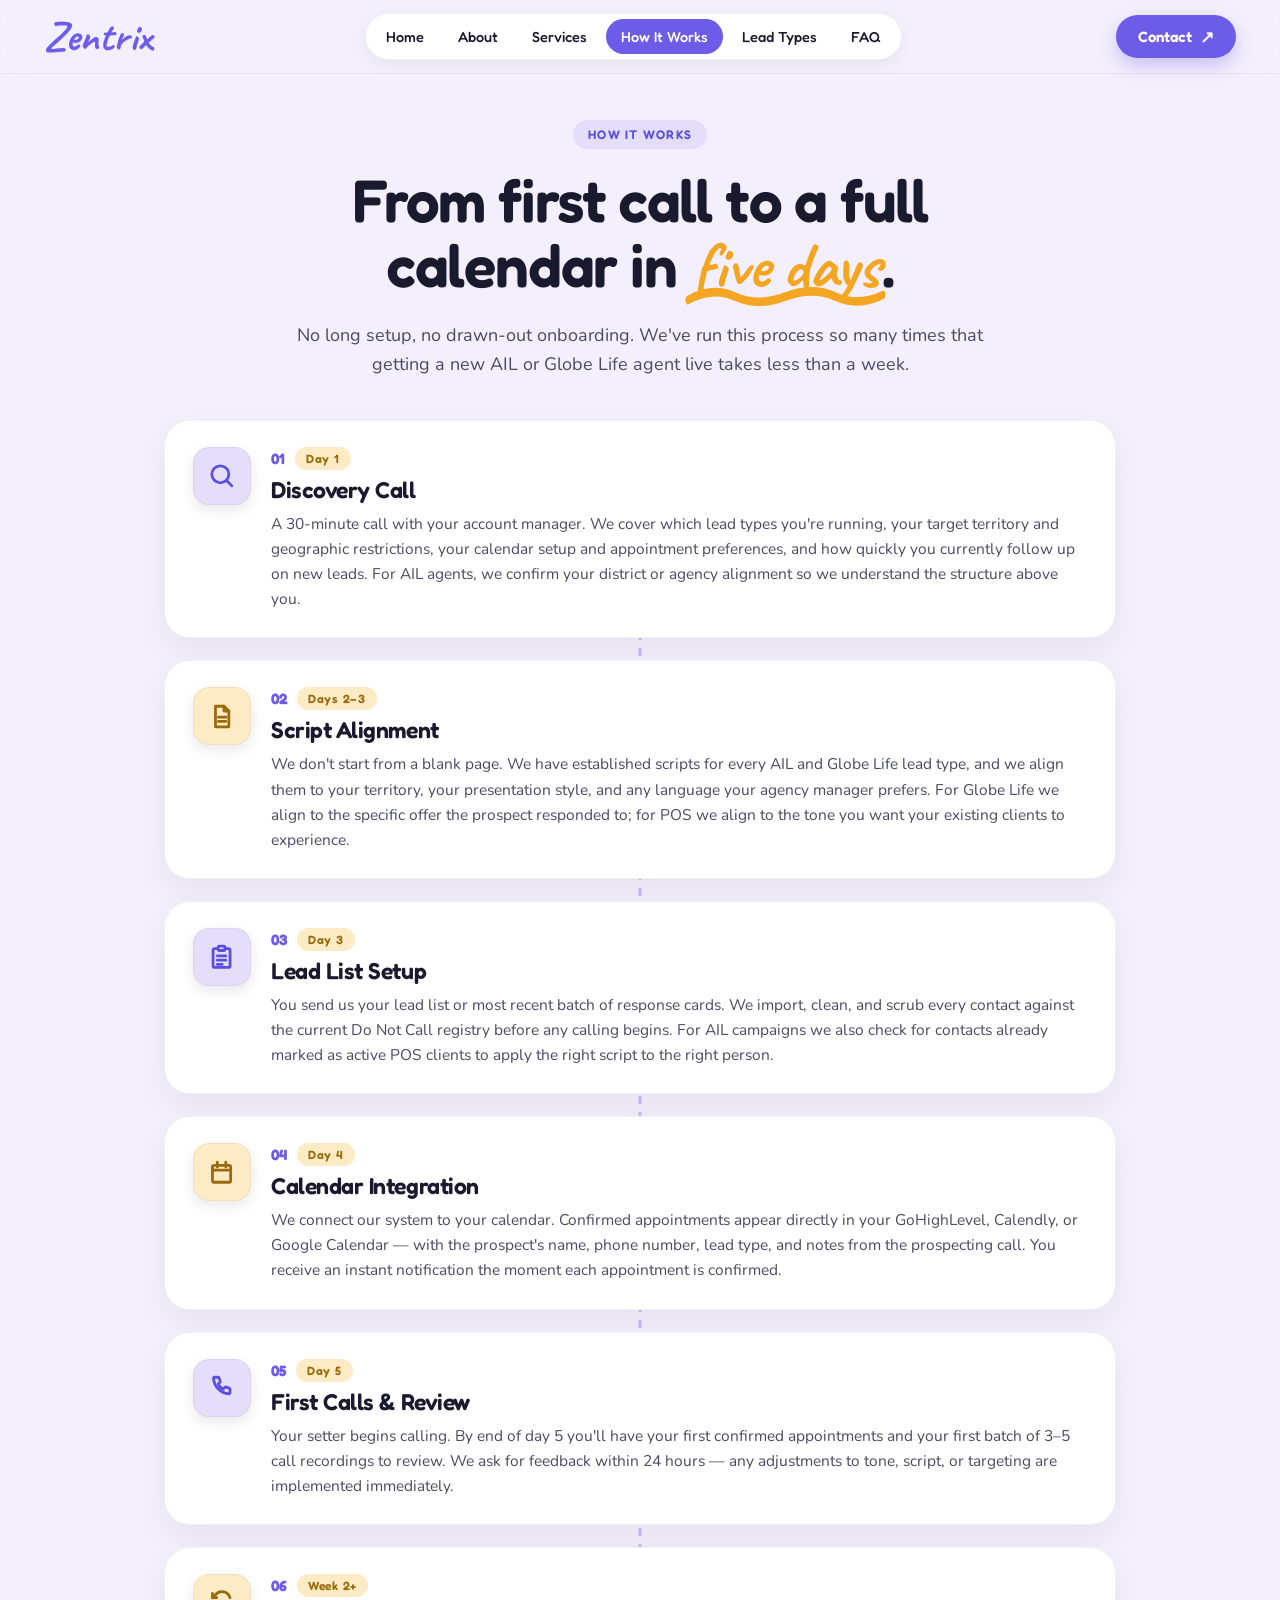
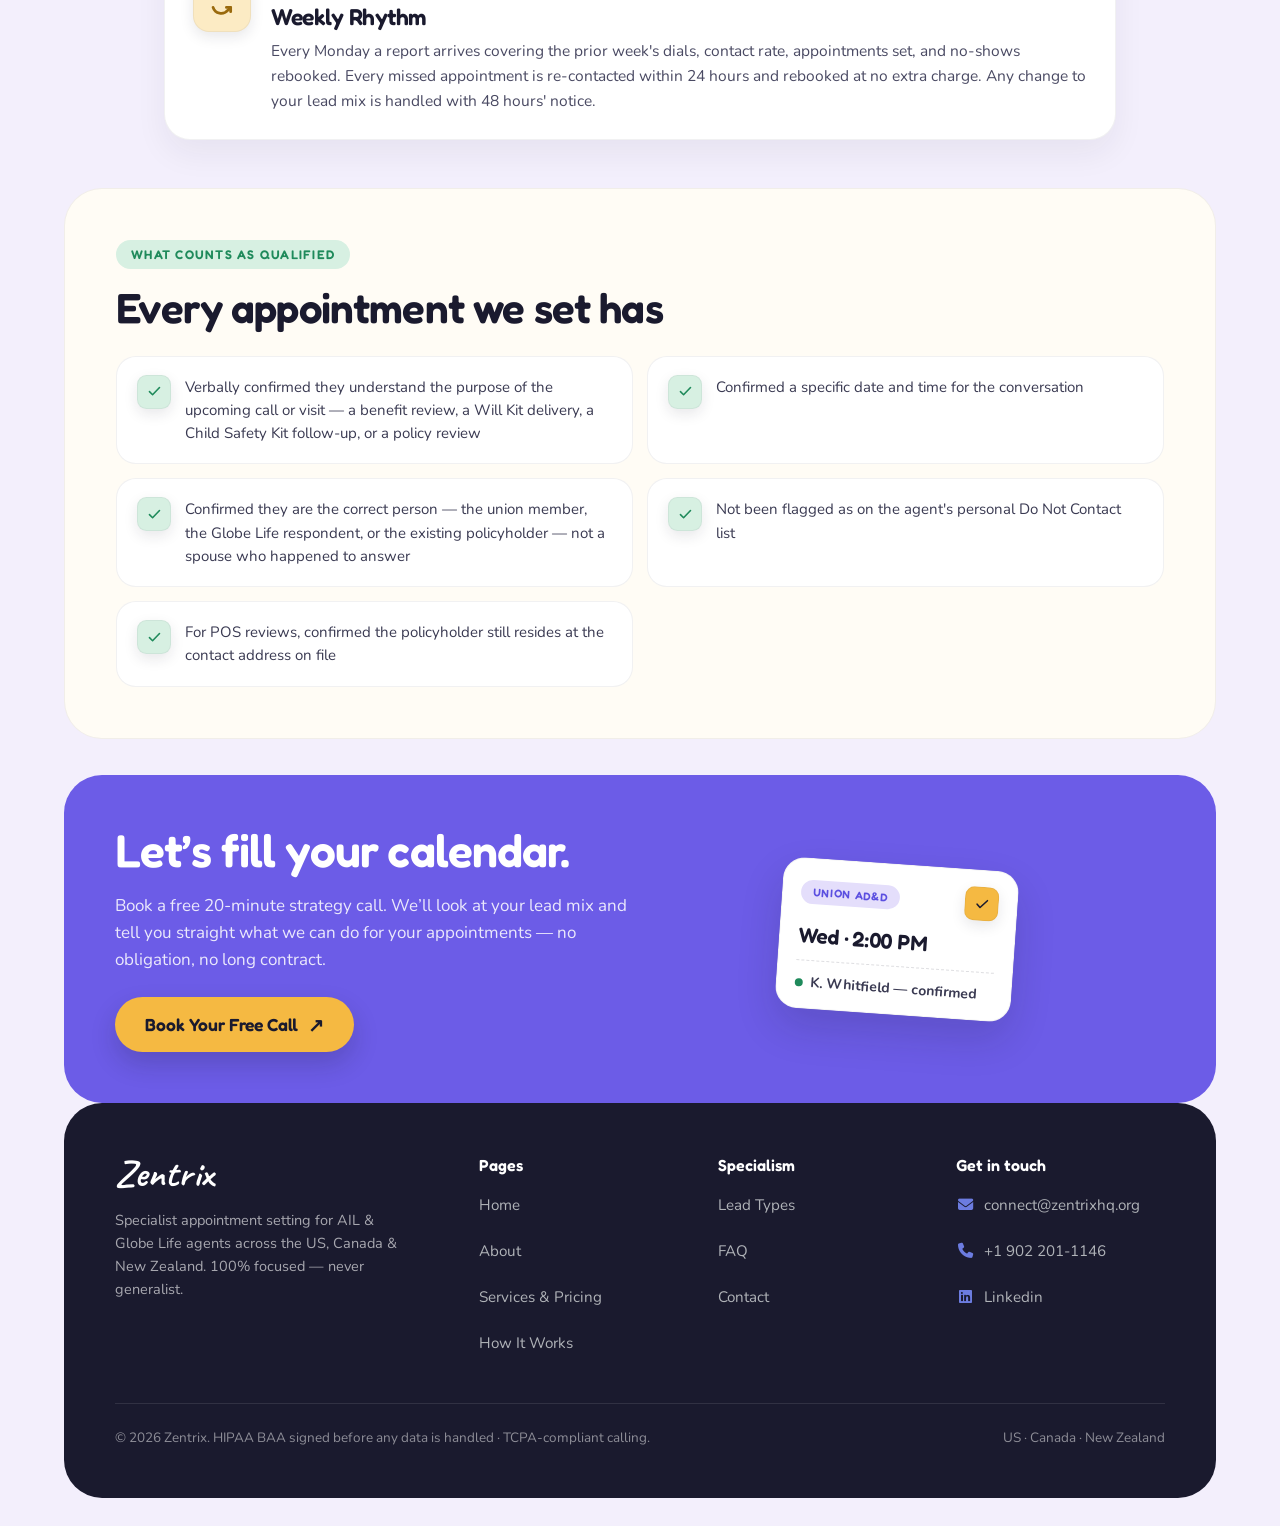
<file: site/how-it-works.html>
<!DOCTYPE html>
<html lang="en">
<head>
<meta charset="utf-8">
<meta name="viewport" content="width=device-width, initial-scale=1">
<title>How It Works — Zentrix</title>
<meta name="description" content="No long setup, no drawn-out onboarding. Getting a new AIL or Globe Life agent live takes less than a week.">
<link rel="preconnect" href="https://fonts.googleapis.com">
<link rel="preconnect" href="https://fonts.gstatic.com" crossorigin>
<link href="https://fonts.googleapis.com/css2?family=Fredoka:wght@400;500;600;700&family=Nunito:wght@400;500;600;700;800;900&family=Caveat:wght@600;700&display=swap" rel="stylesheet">
<link rel="stylesheet" href="css/style.css?v=4">
</head>
<body>

<nav class="site-nav">
  <a href="index.html" class="brand">
    <span>Zentrix</span>
  </a>
  <div class="nav-pills">
    <a href="index.html">Home</a>
    <a href="about.html">About</a>
    <a href="services.html">Services</a>
    <a href="how-it-works.html" class="active">How It Works</a>
    <a href="lead-types.html">Lead Types</a>
    <a href="faq.html">FAQ</a>
  </div>
  <a href="contact.html" class="nav-cta">Contact <span style="font-size:17px">↗</span></a>
  <button class="nav-toggle" aria-label="Menu"><span></span></button>
</nav>
<div class="mobile-menu">
  <a href="index.html">Home</a>
  <a href="about.html">About</a>
  <a href="services.html">Services</a>
  <a href="how-it-works.html" class="active">How It Works</a>
  <a href="lead-types.html">Lead Types</a>
  <a href="faq.html">FAQ</a>
  <a href="contact.html">Contact</a>
</div>

<div class="companion">
  <div class="companion-inner">
    <div class="sticky-note" style="transform:rotate(-5deg)">
      <div class="tape"></div>
      <div class="body"><div class="text">Booked! ✓</div></div>
    </div>
  </div>
</div>

<main>
  <section class="wrap-narrow">
    <div data-reveal style="text-align:center;max-width:720px;margin:0 auto">
      <span class="eyebrow light">How It Works</span>
      <h1 class="h1" style="margin-top:20px">From first call to a full calendar in <span class="accent" style="color:#F4A623">five days<svg viewBox="0 0 220 16" preserveAspectRatio="none"><path d="M3 11 Q 30 3 55 9 T 110 9 T 165 9 T 217 8" fill="none" stroke="#F4A623" stroke-width="5" stroke-linecap="round"/></svg></span>.</h1>
      <p class="lede" style="margin-top:22px">No long setup, no drawn-out onboarding. We've run this process so many times that getting a new AIL or Globe Life agent live takes less than a week.</p>
    </div>
  </section>

  <section class="steps-wrap">
    <div class="steps-rail"></div>
    <div class="steps-col">
      <div class="step-row" data-reveal="left" data-delay="0">
        <span class="icon-tile" style="width:58px;height:58px;background:#E4DEFB;color:#5B4FE0"><svg class="icon" viewBox="0 0 24 24"><use href="assets/icons/sprite.svg#icon-search"></use></svg></span>
        <div style="flex:1">
          <div class="step-head"><span class="step-n">01</span><span class="step-day">Day 1</span></div>
          <h3>Discovery Call</h3>
          <p>A 30-minute call with your account manager. We cover which lead types you're running, your target territory and geographic restrictions, your calendar setup and appointment preferences, and how quickly you currently follow up on new leads. For AIL agents, we confirm your district or agency alignment so we understand the structure above you.</p>
        </div>
      </div>
      <div class="step-row" data-reveal="right" data-delay="100">
        <span class="icon-tile" style="width:58px;height:58px;background:#FCEBC4;color:#9a6a0d"><svg class="icon" viewBox="0 0 24 24"><use href="assets/icons/sprite.svg#icon-doc"></use></svg></span>
        <div style="flex:1">
          <div class="step-head"><span class="step-n">02</span><span class="step-day">Days 2–3</span></div>
          <h3>Script Alignment</h3>
          <p>We don't start from a blank page. We have established scripts for every AIL and Globe Life lead type, and we align them to your territory, your presentation style, and any language your agency manager prefers. For Globe Life we align to the specific offer the prospect responded to; for POS we align to the tone you want your existing clients to experience.</p>
        </div>
      </div>
      <div class="step-row" data-reveal="left" data-delay="0">
        <span class="icon-tile" style="width:58px;height:58px;background:#E4DEFB;color:#5B4FE0"><svg class="icon" viewBox="0 0 24 24"><use href="assets/icons/sprite.svg#icon-clipboard"></use></svg></span>
        <div style="flex:1">
          <div class="step-head"><span class="step-n">03</span><span class="step-day">Day 3</span></div>
          <h3>Lead List Setup</h3>
          <p>You send us your lead list or most recent batch of response cards. We import, clean, and scrub every contact against the current Do Not Call registry before any calling begins. For AIL campaigns we also check for contacts already marked as active POS clients to apply the right script to the right person.</p>
        </div>
      </div>
      <div class="step-row" data-reveal="right" data-delay="100">
        <span class="icon-tile" style="width:58px;height:58px;background:#FCEBC4;color:#9a6a0d"><svg class="icon" viewBox="0 0 24 24"><use href="assets/icons/sprite.svg#icon-calendar"></use></svg></span>
        <div style="flex:1">
          <div class="step-head"><span class="step-n">04</span><span class="step-day">Day 4</span></div>
          <h3>Calendar Integration</h3>
          <p>We connect our system to your calendar. Confirmed appointments appear directly in your GoHighLevel, Calendly, or Google Calendar — with the prospect's name, phone number, lead type, and notes from the prospecting call. You receive an instant notification the moment each appointment is confirmed.</p>
        </div>
      </div>
      <div class="step-row" data-reveal="left" data-delay="0">
        <span class="icon-tile" style="width:58px;height:58px;background:#E4DEFB;color:#5B4FE0"><svg class="icon" viewBox="0 0 24 24"><use href="assets/icons/sprite.svg#icon-phone"></use></svg></span>
        <div style="flex:1">
          <div class="step-head"><span class="step-n">05</span><span class="step-day">Day 5</span></div>
          <h3>First Calls &amp; Review</h3>
          <p>Your setter begins calling. By end of day 5 you'll have your first confirmed appointments and your first batch of 3–5 call recordings to review. We ask for feedback within 24 hours — any adjustments to tone, script, or targeting are implemented immediately.</p>
        </div>
      </div>
      <div class="step-row" data-reveal="right" data-delay="100">
        <span class="icon-tile" style="width:58px;height:58px;background:#FCEBC4;color:#9a6a0d"><svg class="icon" viewBox="0 0 24 24"><use href="assets/icons/sprite.svg#icon-refresh"></use></svg></span>
        <div style="flex:1">
          <div class="step-head"><span class="step-n">06</span><span class="step-day">Week 2+</span></div>
          <h3>Weekly Rhythm</h3>
          <p>Every Monday a report arrives covering the prior week's dials, contact rate, appointments set, and no-shows rebooked. Every missed appointment is re-contacted within 24 hours and rebooked at no extra charge. Any change to your lead mix is handled with 48 hours' notice.</p>
        </div>
      </div>
    </div>
  </section>

  <section class="wrap" data-reveal style="margin-top:48px">
    <div style="background:#FFFCF5;border:1px solid rgba(26,26,46,.06);border-radius:38px;padding:clamp(38px,4vw,56px)">
      <div style="max-width:680px;margin:0 0 24px">
        <span class="eyebrow green">What counts as qualified</span>
        <h2 class="h2" style="margin-top:16px">Every appointment we set has</h2>
      </div>
      <div class="qualified-grid">
        <div class="qualified-row" data-reveal="card" data-delay="0">
          <span class="icon-tile" style="width:34px;height:34px;background:#D7F0E2;color:#1F8A5B"><svg class="icon" viewBox="0 0 24 24"><use href="assets/icons/sprite.svg#icon-check"></use></svg></span>
          <p>Verbally confirmed they understand the purpose of the upcoming call or visit — a benefit review, a Will Kit delivery, a Child Safety Kit follow-up, or a policy review</p>
        </div>
        <div class="qualified-row" data-reveal="card" data-delay="80">
          <span class="icon-tile" style="width:34px;height:34px;background:#D7F0E2;color:#1F8A5B"><svg class="icon" viewBox="0 0 24 24"><use href="assets/icons/sprite.svg#icon-check"></use></svg></span>
          <p>Confirmed a specific date and time for the conversation</p>
        </div>
        <div class="qualified-row" data-reveal="card" data-delay="0">
          <span class="icon-tile" style="width:34px;height:34px;background:#D7F0E2;color:#1F8A5B"><svg class="icon" viewBox="0 0 24 24"><use href="assets/icons/sprite.svg#icon-check"></use></svg></span>
          <p>Confirmed they are the correct person — the union member, the Globe Life respondent, or the existing policyholder — not a spouse who happened to answer</p>
        </div>
        <div class="qualified-row" data-reveal="card" data-delay="80">
          <span class="icon-tile" style="width:34px;height:34px;background:#D7F0E2;color:#1F8A5B"><svg class="icon" viewBox="0 0 24 24"><use href="assets/icons/sprite.svg#icon-check"></use></svg></span>
          <p>Not been flagged as on the agent's personal Do Not Contact list</p>
        </div>
        <div class="qualified-row" data-reveal="card" data-delay="0">
          <span class="icon-tile" style="width:34px;height:34px;background:#D7F0E2;color:#1F8A5B"><svg class="icon" viewBox="0 0 24 24"><use href="assets/icons/sprite.svg#icon-check"></use></svg></span>
          <p>For POS reviews, confirmed the policyholder still resides at the contact address on file</p>
        </div>
      </div>
    </div>
  </section>

  <section class="wrap" data-reveal style="margin-top:36px">
    <div class="cta-band">
      <div class="cta-left">
        <h2 class="h2-lg">Let&rsquo;s fill your calendar.</h2>
        <p>Book a free 20-minute strategy call. We&rsquo;ll look at your lead mix and tell you straight what we can do for your appointments — no obligation, no long contract.</p>
        <a href="contact.html" class="btn btn-gold">Book Your Free Call <span style="font-size:19px">↗</span></a>
      </div>
      <div class="cta-right">
        <div style="transform:rotate(4deg)">
          <div class="appt-card">
            <div class="appt-top">
              <span class="appt-tag" style="background:#E4DEFB;color:#5B4FE0">UNION AD&amp;D</span>
              <span class="icon-tile" style="width:34px;height:34px;background:#F5B942;color:#1A1A2E"><svg class="icon" viewBox="0 0 24 24"><use href="assets/icons/sprite.svg#icon-check"></use></svg></span>
            </div>
            <div class="appt-time">Wed · 2:00 PM</div>
            <div class="appt-name"><span class="dot"></span><span class="lbl">K. Whitfield — confirmed</span></div>
          </div>
        </div>
      </div>
    </div>
  </section>
</main>

<footer class="site-footer">
  <div class="footer-inner">
    <div class="footer-top">
      <div>
        <div class="footer-brand">
          <span>Zentrix</span>
        </div>
        <p>Specialist appointment setting for AIL &amp; Globe Life agents across the US, Canada &amp; New Zealand. 100% focused — never generalist.</p>
      </div>
      <div>
        <div class="footer-col-title">Pages</div>
        <a class="footer-link" href="index.html">Home</a>
        <a class="footer-link" href="about.html">About</a>
        <a class="footer-link" href="services.html">Services &amp; Pricing</a>
        <a class="footer-link" href="how-it-works.html">How It Works</a>
      </div>
      <div>
        <div class="footer-col-title">Specialism</div>
        <a class="footer-link" href="lead-types.html">Lead Types</a>
        <a class="footer-link" href="faq.html">FAQ</a>
        <a class="footer-link" href="contact.html">Contact</a>
      </div>
      <div class="footer-col">
  <div class="footer-col-title">Get in touch</div>

  <a href="mailto:connect@zentrixhq.org" class="footer-link">
    <i class="fas fa-envelope footer-icon"></i>
    <span>connect@zentrixhq.org</span>
  </a>

  <a href="tel:+19022011146" class="footer-link">
    <i class="fas fa-phone footer-icon"></i>
    <span>+1 902 201-1146</span>
  </a>

  <a href="https://linkedin.com/company/zentrix-communications" target="_blank" rel="noopener noreferrer" class="footer-link">
    <i class="fab fa-linkedin footer-icon"></i>
    <span>Linkedin</span>
  </a>
</div>

<style>
.footer-col-title {
  font-weight: 600;
  font-size: 1rem;
  margin-bottom: 12px;
  color: #fff;
}

.footer-link {
  display: flex;
  align-items: center;
  gap: 10px;
  color: #b0b3b8;
  text-decoration: none;
  padding: 8px 0;
  font-size: 0.95rem;
  transition: all 0.25s ease;
  position: relative;
}

.footer-icon {
  width: 18px;
  text-align: center;
  color: #6c7ce0;
  transition: transform 0.25s ease, color 0.25s ease;
}

.footer-link:hover {
  color: #ffffff;
  transform: translateX(4px);
}

.footer-link:hover .footer-icon {
  color: #8a9bff;
  transform: scale(1.15) rotate(-5deg);
}

/* underline sweep animation */
.footer-link span {
  position: relative;
}

.footer-link span::after {
  content: '';
  position: absolute;
  left: 0;
  bottom: -2px;
  width: 0%;
  height: 1px;
  background: #8a9bff;
  transition: width 0.3s ease;
}

.footer-link:hover span::after {
  width: 100%;
}
</style>

<!-- Add this once in your <head> if not already included -->
<link rel="stylesheet" href="https://cdnjs.cloudflare.com/ajax/libs/font-awesome/6.5.1/css/all.min.css">
    </div>
    <div class="footer-bottom">
      <span>© 2026 Zentrix. HIPAA BAA signed before any data is handled · TCPA-compliant calling.</span>
      <span>US · Canada · New Zealand</span>
    </div>
  </div>
</footer>

<script src="js/main.js?v=4"></script>
</body>
</html>
</file>
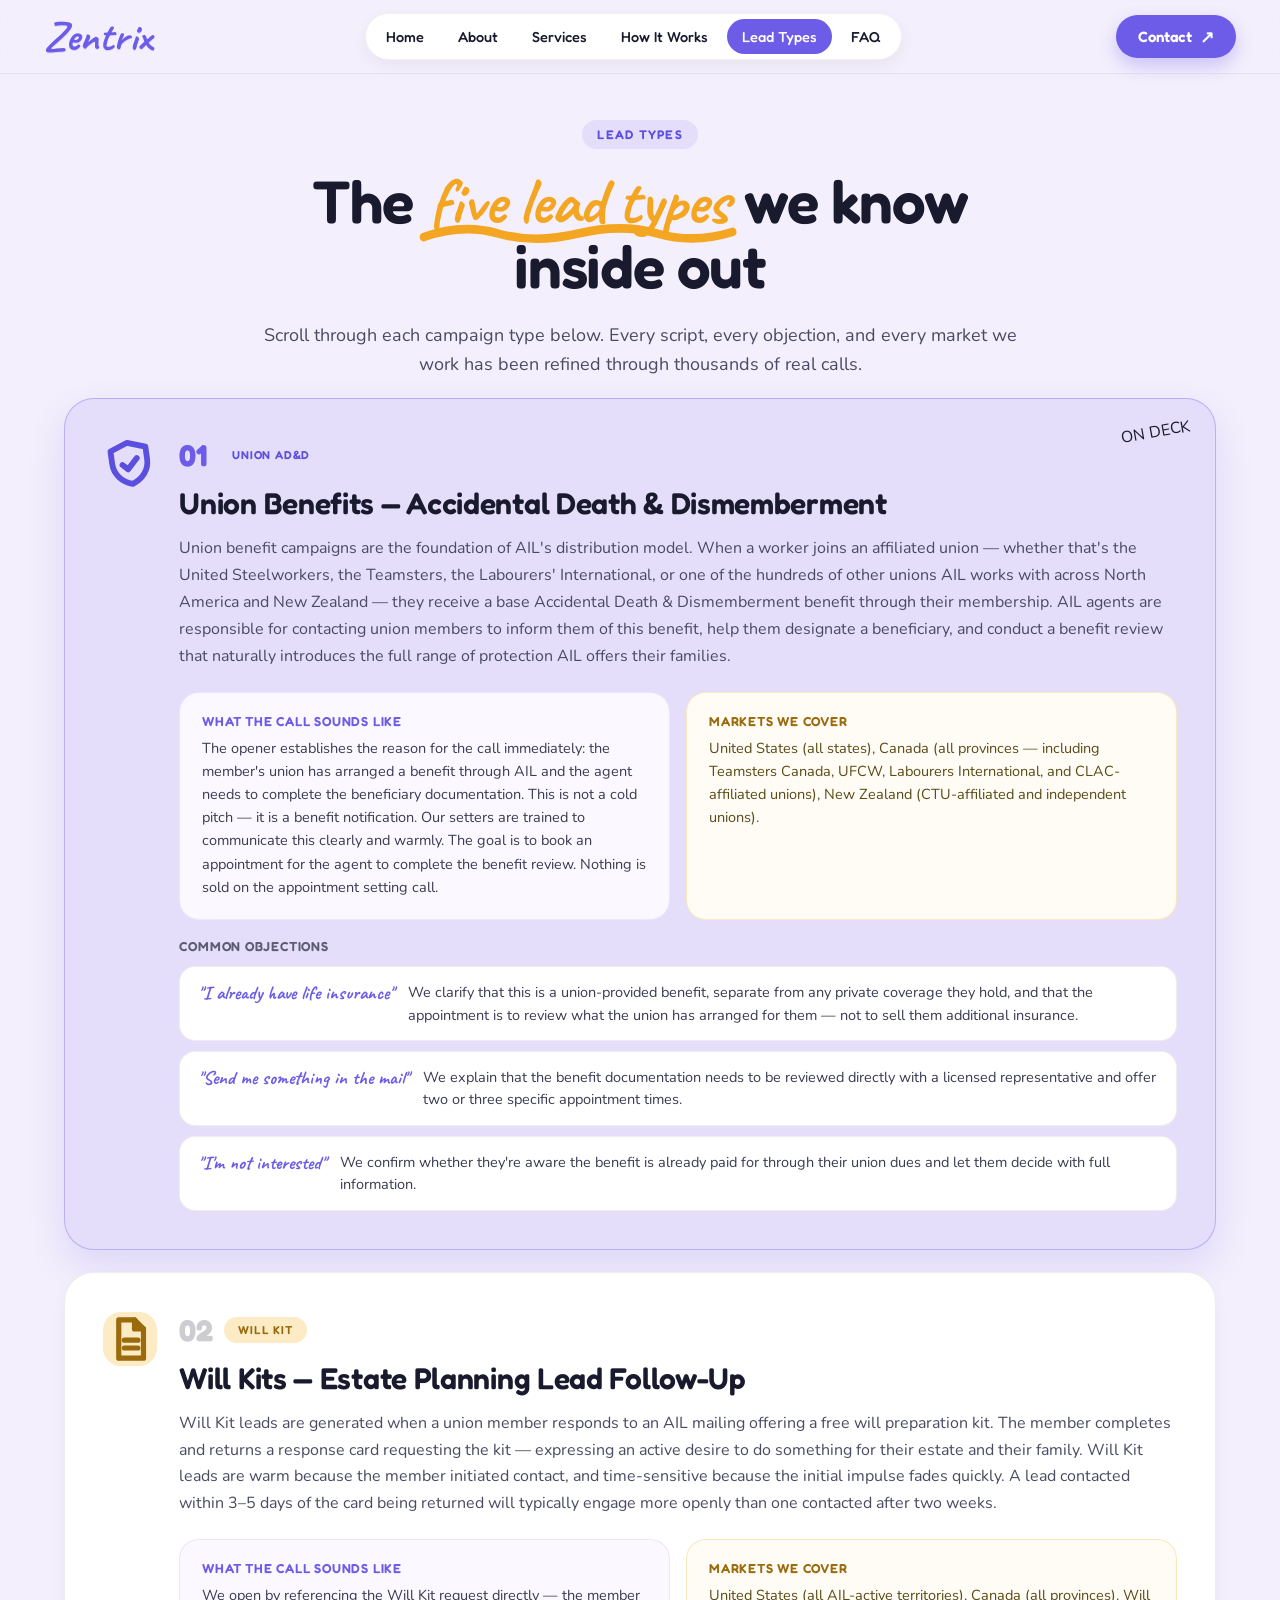
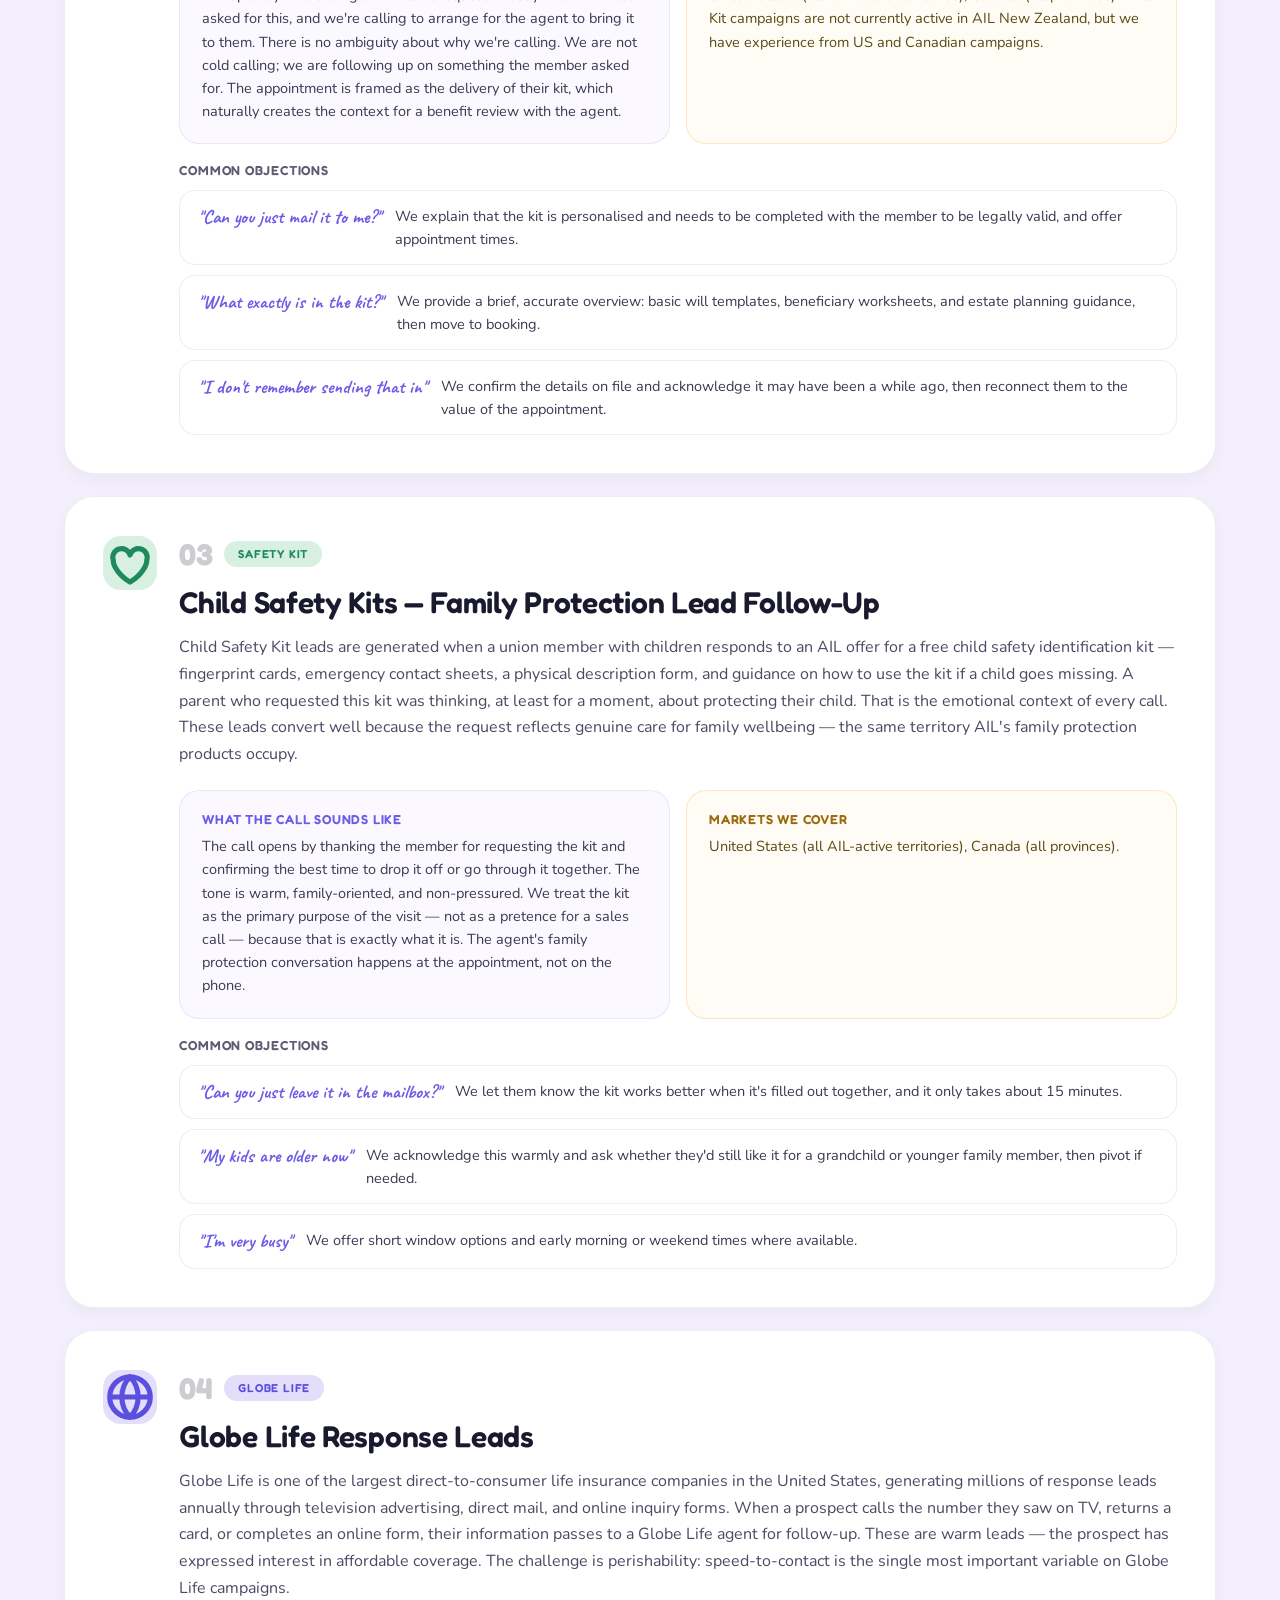
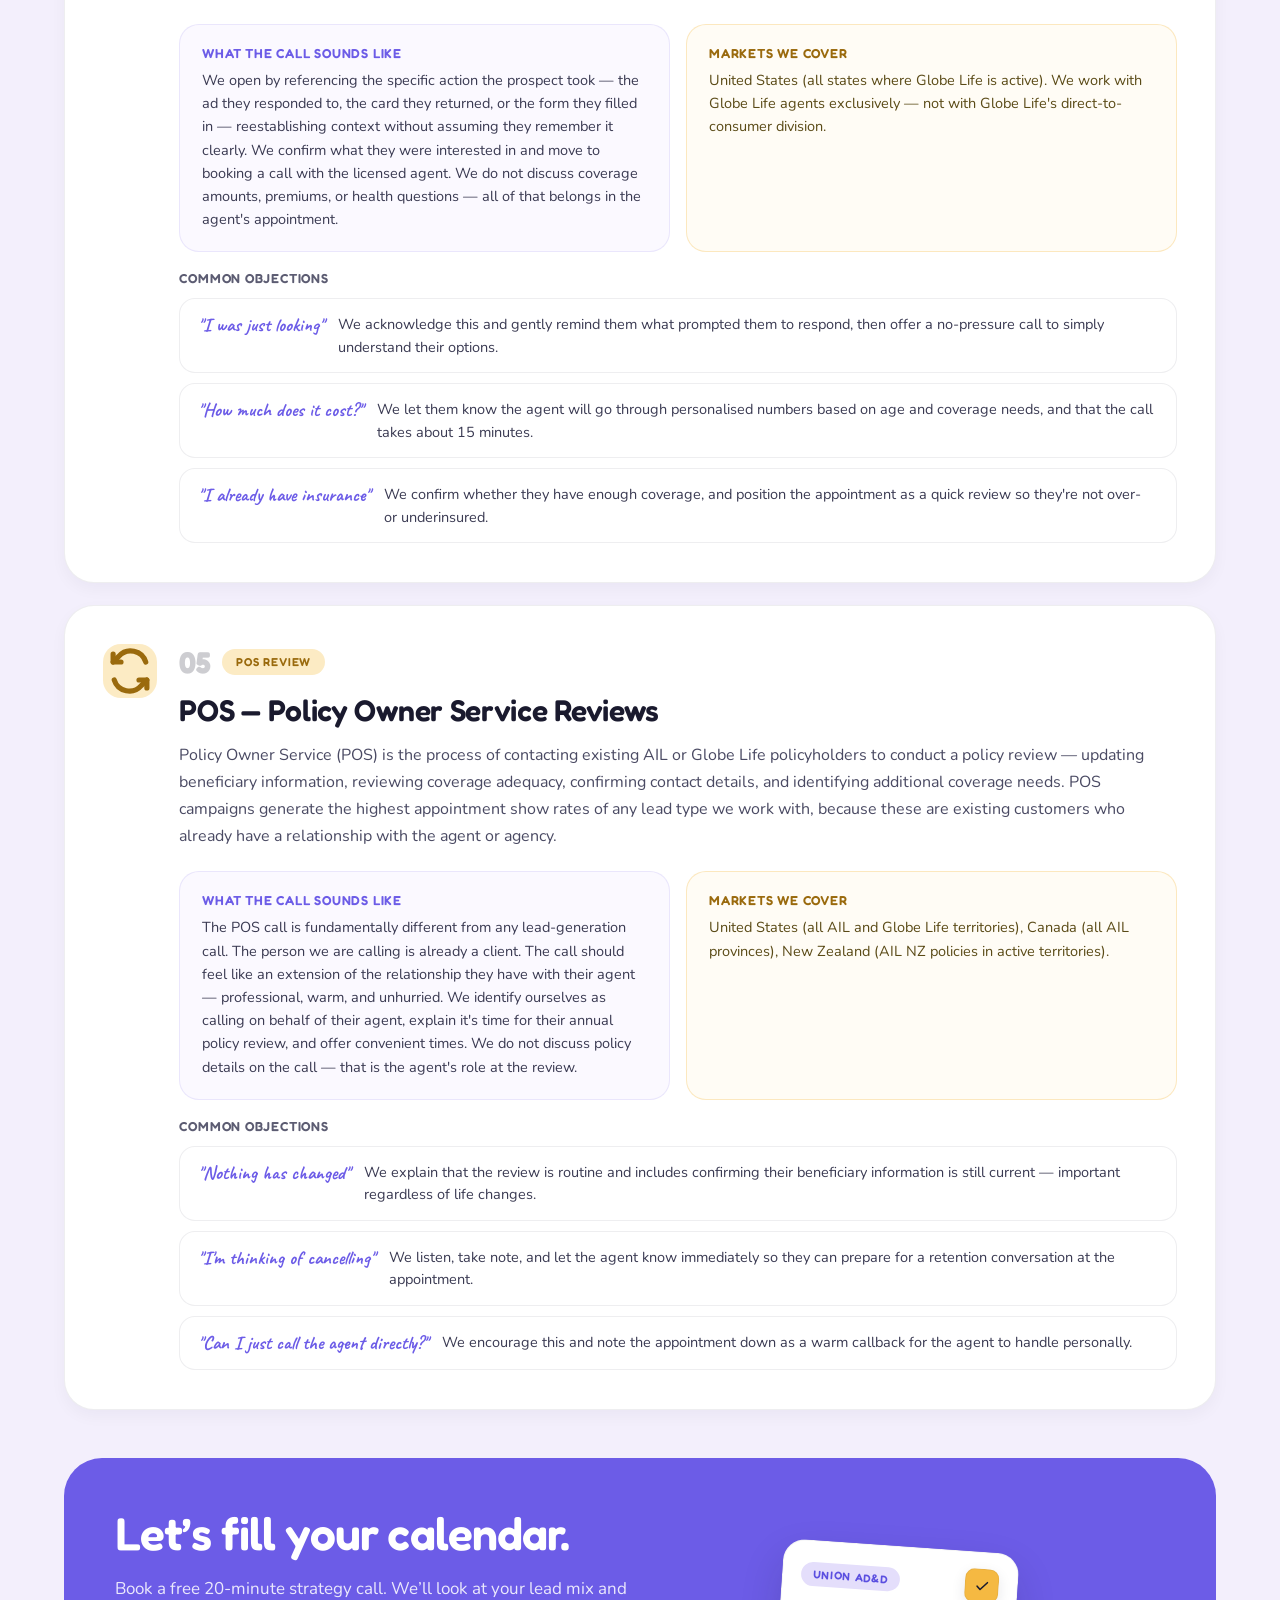
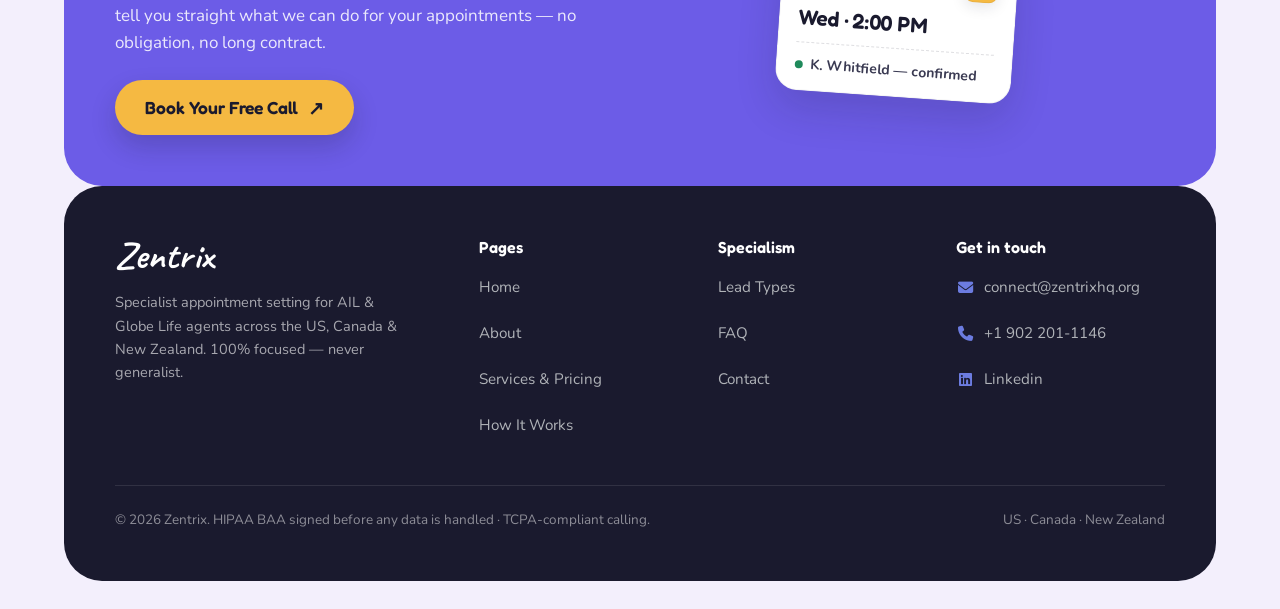
<file: site/lead-types.html>
<!DOCTYPE html>
<html lang="en">
<head>
<meta charset="utf-8">
<meta name="viewport" content="width=device-width, initial-scale=1">
<title>Lead Types — Zentrix</title>
<meta name="description" content="The five AIL & Globe Life lead types we know inside out: Union AD&D, Will Kits, Child Safety Kits, Globe Life response, and POS reviews.">
<link rel="preconnect" href="https://fonts.googleapis.com">
<link rel="preconnect" href="https://fonts.gstatic.com" crossorigin>
<link href="https://fonts.googleapis.com/css2?family=Fredoka:wght@400;500;600;700&family=Nunito:wght@400;500;600;700;800;900&family=Caveat:wght@600;700&display=swap" rel="stylesheet">
<link rel="stylesheet" href="css/style.css?v=4">
</head>
<body>

<nav class="site-nav">
  <a href="index.html" class="brand">
    <span>Zentrix</span>
  </a>
  <div class="nav-pills">
    <a href="index.html">Home</a>
    <a href="about.html">About</a>
    <a href="services.html">Services</a>
    <a href="how-it-works.html">How It Works</a>
    <a href="lead-types.html" class="active">Lead Types</a>
    <a href="faq.html">FAQ</a>
  </div>
  <a href="contact.html" class="nav-cta">Contact <span style="font-size:17px">↗</span></a>
  <button class="nav-toggle" aria-label="Menu"><span></span></button>
</nav>
<div class="mobile-menu">
  <a href="index.html">Home</a>
  <a href="about.html">About</a>
  <a href="services.html">Services</a>
  <a href="how-it-works.html">How It Works</a>
  <a href="lead-types.html" class="active">Lead Types</a>
  <a href="faq.html">FAQ</a>
  <a href="contact.html">Contact</a>
</div>

<div class="companion">
  <div class="companion-inner">
    <div class="sticky-note" style="transform:rotate(-5deg)">
      <div class="tape"></div>
      <div class="body"><div class="text">Booked! ✓</div></div>
    </div>
  </div>
</div>

<main>
  <section class="wrap-narrow">
    <div data-reveal style="text-align:center;max-width:760px;margin:0 auto">
      <span class="eyebrow light">Lead Types</span>
      <h1 class="h1" style="margin-top:20px">The <span class="accent" style="color:#F4A623">five lead types<svg viewBox="0 0 220 16" preserveAspectRatio="none"><path d="M3 11 Q 30 3 55 9 T 110 9 T 165 9 T 217 8" fill="none" stroke="#F4A623" stroke-width="5" stroke-linecap="round"/></svg></span> we know inside out</h1>
      <p class="lede" style="margin-top:22px">Scroll through each campaign type below. Every script, every objection, and every market we work has been refined through thousands of real calls.</p>
    </div>
  </section>

  <section class="wrap acc-list">

    <div class="acc-row" data-acc-row data-acc-sec="leadtypes" data-reveal>
      <div class="acc-dock" data-acc-dock>ON DECK</div>
      <div class="acc-body">
        <div class="acc-badge" data-acc-badge style="background:#E4DEFB;color:#5B4FE0;width:54px;height:54px;border-radius:18px;display:flex;align-items:center;justify-content:center"><svg class="icon" viewBox="0 0 24 24"><use href="assets/icons/sprite.svg#icon-shield"></use></svg></div>
        <div>
          <div class="acc-head"><span class="acc-num" data-acc-num>01</span><span class="acc-tag" style="background:#E4DEFB;color:#5B4FE0">UNION AD&amp;D</span></div>
          <h2>Union Benefits — Accidental Death &amp; Dismemberment</h2>
          <p class="intro">Union benefit campaigns are the foundation of AIL's distribution model. When a worker joins an affiliated union — whether that's the United Steelworkers, the Teamsters, the Labourers' International, or one of the hundreds of other unions AIL works with across North America and New Zealand — they receive a base Accidental Death &amp; Dismemberment benefit through their membership. AIL agents are responsible for contacting union members to inform them of this benefit, help them designate a beneficiary, and conduct a benefit review that naturally introduces the full range of protection AIL offers their families.</p>
          <div class="acc-two-col">
            <div class="box call">
              <div class="label">What the call sounds like</div>
              <p>The opener establishes the reason for the call immediately: the member's union has arranged a benefit through AIL and the agent needs to complete the beneficiary documentation. This is not a cold pitch — it is a benefit notification. Our setters are trained to communicate this clearly and warmly. The goal is to book an appointment for the agent to complete the benefit review. Nothing is sold on the appointment setting call.</p>
            </div>
            <div class="box markets">
              <div class="label">Markets we cover</div>
              <p>United States (all states), Canada (all provinces — including Teamsters Canada, UFCW, Labourers International, and CLAC-affiliated unions), New Zealand (CTU-affiliated and independent unions).</p>
            </div>
          </div>
          <div class="obj-label">Common objections</div>
          <div class="obj-list">
            <div class="obj-row"><span class="q">"I already have life insurance"</span><span class="a">We clarify that this is a union-provided benefit, separate from any private coverage they hold, and that the appointment is to review what the union has arranged for them — not to sell them additional insurance.</span></div>
            <div class="obj-row"><span class="q">"Send me something in the mail"</span><span class="a">We explain that the benefit documentation needs to be reviewed directly with a licensed representative and offer two or three specific appointment times.</span></div>
            <div class="obj-row"><span class="q">"I'm not interested"</span><span class="a">We confirm whether they're aware the benefit is already paid for through their union dues and let them decide with full information.</span></div>
          </div>
        </div>
      </div>
    </div>

    <div class="acc-row" data-acc-row data-acc-sec="leadtypes" data-reveal>
      <div class="acc-dock" data-acc-dock>ON DECK</div>
      <div class="acc-body">
        <div class="acc-badge" data-acc-badge style="background:#FCEBC4;color:#9a6a0d;width:54px;height:54px;border-radius:18px;display:flex;align-items:center;justify-content:center"><svg class="icon" viewBox="0 0 24 24"><use href="assets/icons/sprite.svg#icon-doc"></use></svg></div>
        <div>
          <div class="acc-head"><span class="acc-num" data-acc-num>02</span><span class="acc-tag" style="background:#FCEBC4;color:#9a6a0d">WILL KIT</span></div>
          <h2>Will Kits — Estate Planning Lead Follow-Up</h2>
          <p class="intro">Will Kit leads are generated when a union member responds to an AIL mailing offering a free will preparation kit. The member completes and returns a response card requesting the kit — expressing an active desire to do something for their estate and their family. Will Kit leads are warm because the member initiated contact, and time-sensitive because the initial impulse fades quickly. A lead contacted within 3–5 days of the card being returned will typically engage more openly than one contacted after two weeks.</p>
          <div class="acc-two-col">
            <div class="box call">
              <div class="label">What the call sounds like</div>
              <p>We open by referencing the Will Kit request directly — the member asked for this, and we're calling to arrange for the agent to bring it to them. There is no ambiguity about why we're calling. We are not cold calling; we are following up on something the member asked for. The appointment is framed as the delivery of their kit, which naturally creates the context for a benefit review with the agent.</p>
            </div>
            <div class="box markets">
              <div class="label">Markets we cover</div>
              <p>United States (all AIL-active territories), Canada (all provinces). Will Kit campaigns are not currently active in AIL New Zealand, but we have experience from US and Canadian campaigns.</p>
            </div>
          </div>
          <div class="obj-label">Common objections</div>
          <div class="obj-list">
            <div class="obj-row"><span class="q">"Can you just mail it to me?"</span><span class="a">We explain that the kit is personalised and needs to be completed with the member to be legally valid, and offer appointment times.</span></div>
            <div class="obj-row"><span class="q">"What exactly is in the kit?"</span><span class="a">We provide a brief, accurate overview: basic will templates, beneficiary worksheets, and estate planning guidance, then move to booking.</span></div>
            <div class="obj-row"><span class="q">"I don't remember sending that in"</span><span class="a">We confirm the details on file and acknowledge it may have been a while ago, then reconnect them to the value of the appointment.</span></div>
          </div>
        </div>
      </div>
    </div>

    <div class="acc-row" data-acc-row data-acc-sec="leadtypes" data-reveal>
      <div class="acc-dock" data-acc-dock>ON DECK</div>
      <div class="acc-body">
        <div class="acc-badge" data-acc-badge style="background:#D7F0E2;color:#1F8A5B;width:54px;height:54px;border-radius:18px;display:flex;align-items:center;justify-content:center"><svg class="icon" viewBox="0 0 24 24"><use href="assets/icons/sprite.svg#icon-heart"></use></svg></div>
        <div>
          <div class="acc-head"><span class="acc-num" data-acc-num>03</span><span class="acc-tag" style="background:#D7F0E2;color:#1F8A5B">SAFETY KIT</span></div>
          <h2>Child Safety Kits — Family Protection Lead Follow-Up</h2>
          <p class="intro">Child Safety Kit leads are generated when a union member with children responds to an AIL offer for a free child safety identification kit — fingerprint cards, emergency contact sheets, a physical description form, and guidance on how to use the kit if a child goes missing. A parent who requested this kit was thinking, at least for a moment, about protecting their child. That is the emotional context of every call. These leads convert well because the request reflects genuine care for family wellbeing — the same territory AIL's family protection products occupy.</p>
          <div class="acc-two-col">
            <div class="box call">
              <div class="label">What the call sounds like</div>
              <p>The call opens by thanking the member for requesting the kit and confirming the best time to drop it off or go through it together. The tone is warm, family-oriented, and non-pressured. We treat the kit as the primary purpose of the visit — not as a pretence for a sales call — because that is exactly what it is. The agent's family protection conversation happens at the appointment, not on the phone.</p>
            </div>
            <div class="box markets">
              <div class="label">Markets we cover</div>
              <p>United States (all AIL-active territories), Canada (all provinces).</p>
            </div>
          </div>
          <div class="obj-label">Common objections</div>
          <div class="obj-list">
            <div class="obj-row"><span class="q">"Can you just leave it in the mailbox?"</span><span class="a">We let them know the kit works better when it's filled out together, and it only takes about 15 minutes.</span></div>
            <div class="obj-row"><span class="q">"My kids are older now"</span><span class="a">We acknowledge this warmly and ask whether they'd still like it for a grandchild or younger family member, then pivot if needed.</span></div>
            <div class="obj-row"><span class="q">"I'm very busy"</span><span class="a">We offer short window options and early morning or weekend times where available.</span></div>
          </div>
        </div>
      </div>
    </div>

    <div class="acc-row" data-acc-row data-acc-sec="leadtypes" data-reveal>
      <div class="acc-dock" data-acc-dock>ON DECK</div>
      <div class="acc-body">
        <div class="acc-badge" data-acc-badge style="background:#E4DEFB;color:#5B4FE0;width:54px;height:54px;border-radius:18px;display:flex;align-items:center;justify-content:center"><svg class="icon" viewBox="0 0 24 24"><use href="assets/icons/sprite.svg#icon-globe"></use></svg></div>
        <div>
          <div class="acc-head"><span class="acc-num" data-acc-num>04</span><span class="acc-tag" style="background:#E4DEFB;color:#5B4FE0">GLOBE LIFE</span></div>
          <h2>Globe Life Response Leads</h2>
          <p class="intro">Globe Life is one of the largest direct-to-consumer life insurance companies in the United States, generating millions of response leads annually through television advertising, direct mail, and online inquiry forms. When a prospect calls the number they saw on TV, returns a card, or completes an online form, their information passes to a Globe Life agent for follow-up. These are warm leads — the prospect has expressed interest in affordable coverage. The challenge is perishability: speed-to-contact is the single most important variable on Globe Life campaigns.</p>
          <div class="acc-two-col">
            <div class="box call">
              <div class="label">What the call sounds like</div>
              <p>We open by referencing the specific action the prospect took — the ad they responded to, the card they returned, or the form they filled in — reestablishing context without assuming they remember it clearly. We confirm what they were interested in and move to booking a call with the licensed agent. We do not discuss coverage amounts, premiums, or health questions — all of that belongs in the agent's appointment.</p>
            </div>
            <div class="box markets">
              <div class="label">Markets we cover</div>
              <p>United States (all states where Globe Life is active). We work with Globe Life agents exclusively — not with Globe Life's direct-to-consumer division.</p>
            </div>
          </div>
          <div class="obj-label">Common objections</div>
          <div class="obj-list">
            <div class="obj-row"><span class="q">"I was just looking"</span><span class="a">We acknowledge this and gently remind them what prompted them to respond, then offer a no-pressure call to simply understand their options.</span></div>
            <div class="obj-row"><span class="q">"How much does it cost?"</span><span class="a">We let them know the agent will go through personalised numbers based on age and coverage needs, and that the call takes about 15 minutes.</span></div>
            <div class="obj-row"><span class="q">"I already have insurance"</span><span class="a">We confirm whether they have enough coverage, and position the appointment as a quick review so they're not over- or underinsured.</span></div>
          </div>
        </div>
      </div>
    </div>

    <div class="acc-row" data-acc-row data-acc-sec="leadtypes" data-reveal>
      <div class="acc-dock" data-acc-dock>ON DECK</div>
      <div class="acc-body">
        <div class="acc-badge" data-acc-badge style="background:#FCEBC4;color:#9a6a0d;width:54px;height:54px;border-radius:18px;display:flex;align-items:center;justify-content:center"><svg class="icon" viewBox="0 0 24 24"><use href="assets/icons/sprite.svg#icon-refresh"></use></svg></div>
        <div>
          <div class="acc-head"><span class="acc-num" data-acc-num>05</span><span class="acc-tag" style="background:#FCEBC4;color:#9a6a0d">POS REVIEW</span></div>
          <h2>POS — Policy Owner Service Reviews</h2>
          <p class="intro">Policy Owner Service (POS) is the process of contacting existing AIL or Globe Life policyholders to conduct a policy review — updating beneficiary information, reviewing coverage adequacy, confirming contact details, and identifying additional coverage needs. POS campaigns generate the highest appointment show rates of any lead type we work with, because these are existing customers who already have a relationship with the agent or agency.</p>
          <div class="acc-two-col">
            <div class="box call">
              <div class="label">What the call sounds like</div>
              <p>The POS call is fundamentally different from any lead-generation call. The person we are calling is already a client. The call should feel like an extension of the relationship they have with their agent — professional, warm, and unhurried. We identify ourselves as calling on behalf of their agent, explain it's time for their annual policy review, and offer convenient times. We do not discuss policy details on the call — that is the agent's role at the review.</p>
            </div>
            <div class="box markets">
              <div class="label">Markets we cover</div>
              <p>United States (all AIL and Globe Life territories), Canada (all AIL provinces), New Zealand (AIL NZ policies in active territories).</p>
            </div>
          </div>
          <div class="obj-label">Common objections</div>
          <div class="obj-list">
            <div class="obj-row"><span class="q">"Nothing has changed"</span><span class="a">We explain that the review is routine and includes confirming their beneficiary information is still current — important regardless of life changes.</span></div>
            <div class="obj-row"><span class="q">"I'm thinking of cancelling"</span><span class="a">We listen, take note, and let the agent know immediately so they can prepare for a retention conversation at the appointment.</span></div>
            <div class="obj-row"><span class="q">"Can I just call the agent directly?"</span><span class="a">We encourage this and note the appointment down as a warm callback for the agent to handle personally.</span></div>
          </div>
        </div>
      </div>
    </div>

  </section>

  <section class="wrap" data-reveal style="margin-top:48px">
    <div class="cta-band">
      <div class="cta-left">
        <h2 class="h2-lg">Let&rsquo;s fill your calendar.</h2>
        <p>Book a free 20-minute strategy call. We&rsquo;ll look at your lead mix and tell you straight what we can do for your appointments — no obligation, no long contract.</p>
        <a href="contact.html" class="btn btn-gold">Book Your Free Call <span style="font-size:19px">↗</span></a>
      </div>
      <div class="cta-right">
        <div style="transform:rotate(4deg)">
          <div class="appt-card">
            <div class="appt-top">
              <span class="appt-tag" style="background:#E4DEFB;color:#5B4FE0">UNION AD&amp;D</span>
              <span class="icon-tile" style="width:34px;height:34px;background:#F5B942;color:#1A1A2E"><svg class="icon" viewBox="0 0 24 24"><use href="assets/icons/sprite.svg#icon-check"></use></svg></span>
            </div>
            <div class="appt-time">Wed · 2:00 PM</div>
            <div class="appt-name"><span class="dot"></span><span class="lbl">K. Whitfield — confirmed</span></div>
          </div>
        </div>
      </div>
    </div>
  </section>
</main>

<footer class="site-footer">
  <div class="footer-inner">
    <div class="footer-top">
      <div>
        <div class="footer-brand">
          <span>Zentrix</span>
        </div>
        <p>Specialist appointment setting for AIL &amp; Globe Life agents across the US, Canada &amp; New Zealand. 100% focused — never generalist.</p>
      </div>
      <div>
        <div class="footer-col-title">Pages</div>
        <a class="footer-link" href="index.html">Home</a>
        <a class="footer-link" href="about.html">About</a>
        <a class="footer-link" href="services.html">Services &amp; Pricing</a>
        <a class="footer-link" href="how-it-works.html">How It Works</a>
      </div>
      <div>
        <div class="footer-col-title">Specialism</div>
        <a class="footer-link" href="lead-types.html">Lead Types</a>
        <a class="footer-link" href="faq.html">FAQ</a>
        <a class="footer-link" href="contact.html">Contact</a>
      </div>
     <div class="footer-col">
  <div class="footer-col-title">Get in touch</div>

  <a href="mailto:connect@zentrixhq.org" class="footer-link">
    <i class="fas fa-envelope footer-icon"></i>
    <span>connect@zentrixhq.org</span>
  </a>

  <a href="tel:+19022011146" class="footer-link">
    <i class="fas fa-phone footer-icon"></i>
    <span>+1 902 201-1146</span>
  </a>

  <a href="https://linkedin.com/company/zentrix-communications" target="_blank" rel="noopener noreferrer" class="footer-link">
    <i class="fab fa-linkedin footer-icon"></i>
    <span>Linkedin</span>
  </a>
</div>

<style>
.footer-col-title {
  font-weight: 600;
  font-size: 1rem;
  margin-bottom: 12px;
  color: #fff;
}

.footer-link {
  display: flex;
  align-items: center;
  gap: 10px;
  color: #b0b3b8;
  text-decoration: none;
  padding: 8px 0;
  font-size: 0.95rem;
  transition: all 0.25s ease;
  position: relative;
}

.footer-icon {
  width: 18px;
  text-align: center;
  color: #6c7ce0;
  transition: transform 0.25s ease, color 0.25s ease;
}

.footer-link:hover {
  color: #ffffff;
  transform: translateX(4px);
}

.footer-link:hover .footer-icon {
  color: #8a9bff;
  transform: scale(1.15) rotate(-5deg);
}

/* underline sweep animation */
.footer-link span {
  position: relative;
}

.footer-link span::after {
  content: '';
  position: absolute;
  left: 0;
  bottom: -2px;
  width: 0%;
  height: 1px;
  background: #8a9bff;
  transition: width 0.3s ease;
}

.footer-link:hover span::after {
  width: 100%;
}
</style>

<!-- Add this once in your <head> if not already included -->
<link rel="stylesheet" href="https://cdnjs.cloudflare.com/ajax/libs/font-awesome/6.5.1/css/all.min.css">
    </div>
    <div class="footer-bottom">
      <span>© 2026 Zentrix. HIPAA BAA signed before any data is handled · TCPA-compliant calling.</span>
      <span>US · Canada · New Zealand</span>
    </div>
  </div>
</footer>

<script src="js/main.js?v=4"></script>
</body>
</html>
</file>
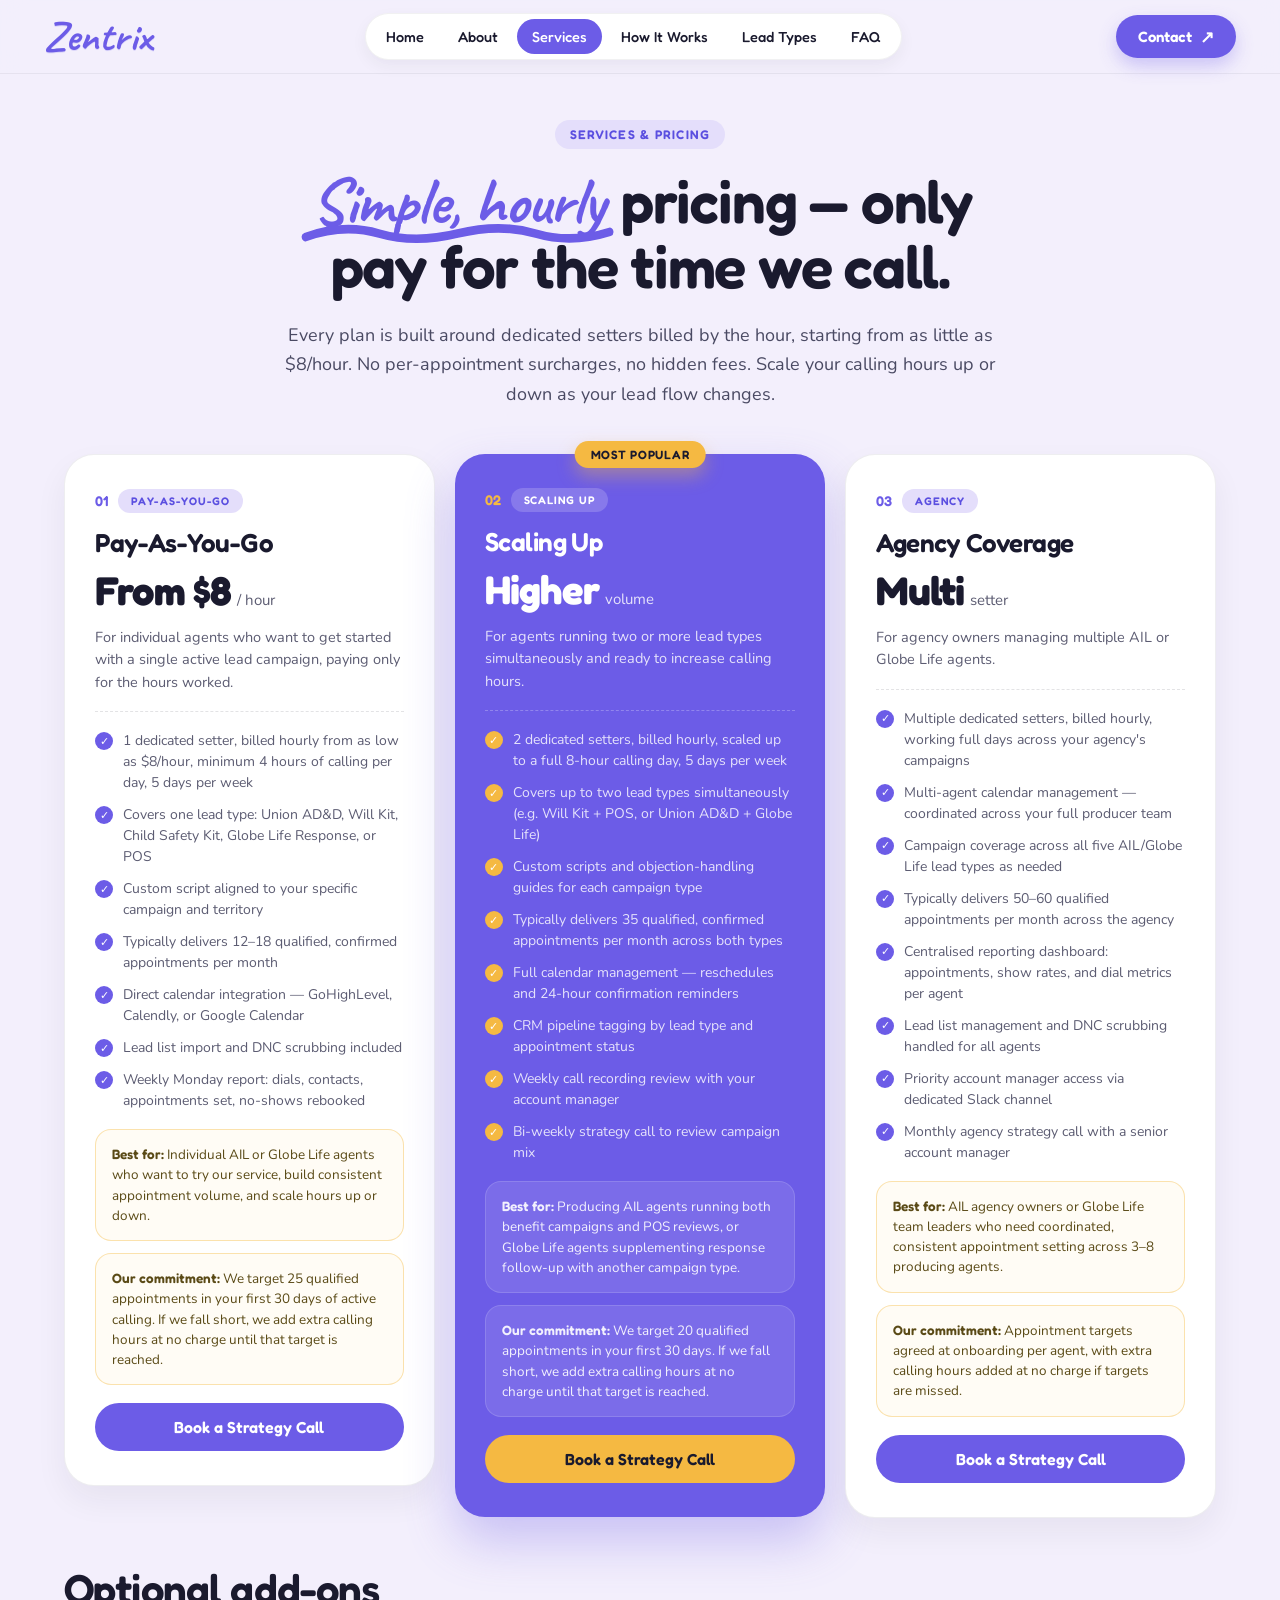
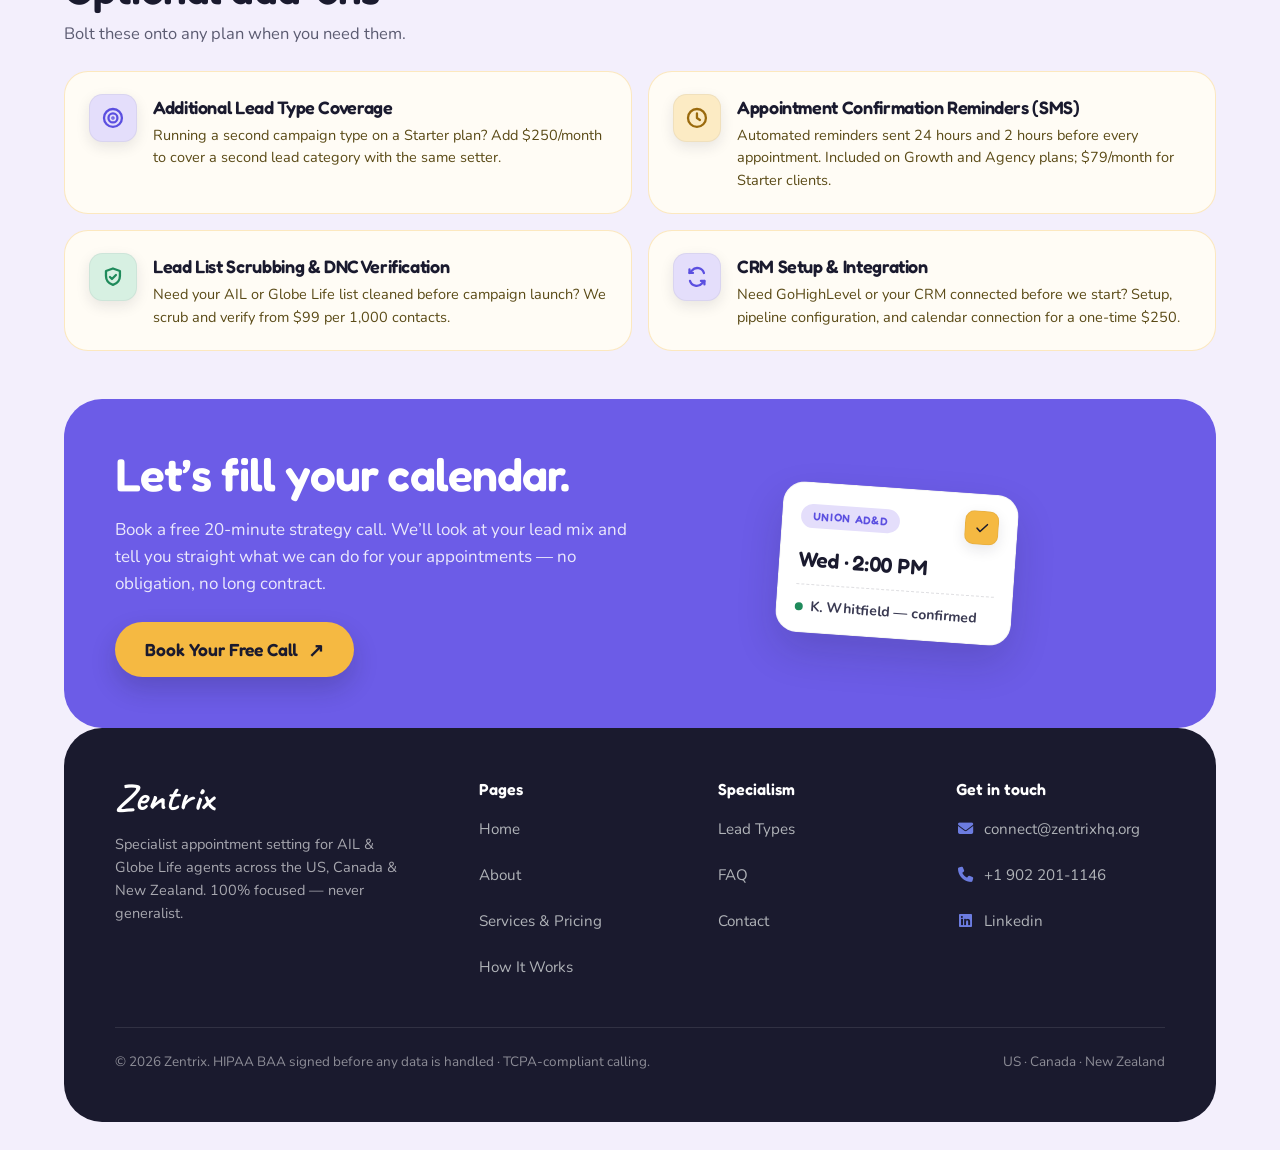
<file: site/services.html>
<!DOCTYPE html>
<html lang="en">
<head>
<meta charset="utf-8">
<meta name="viewport" content="width=device-width, initial-scale=1">
<title>Services &amp; Pricing — Zentrix</title>
<meta name="description" content="Simple, hourly pricing for AIL and Globe Life appointment setting. From $8/hour, no per-appointment surcharges, no hidden fees.">
<link rel="preconnect" href="https://fonts.googleapis.com">
<link rel="preconnect" href="https://fonts.gstatic.com" crossorigin>
<link href="https://fonts.googleapis.com/css2?family=Fredoka:wght@400;500;600;700&family=Nunito:wght@400;500;600;700;800;900&family=Caveat:wght@600;700&display=swap" rel="stylesheet">
<link rel="stylesheet" href="css/style.css?v=4">
</head>
<body>

<nav class="site-nav">
  <a href="index.html" class="brand">
    <span>Zentrix</span>
  </a>
  <div class="nav-pills">
    <a href="index.html">Home</a>
    <a href="about.html">About</a>
    <a href="services.html" class="active">Services</a>
    <a href="how-it-works.html">How It Works</a>
    <a href="lead-types.html">Lead Types</a>
    <a href="faq.html">FAQ</a>
  </div>
  <a href="contact.html" class="nav-cta">Contact <span style="font-size:17px">↗</span></a>
  <button class="nav-toggle" aria-label="Menu"><span></span></button>
</nav>
<div class="mobile-menu">
  <a href="index.html">Home</a>
  <a href="about.html">About</a>
  <a href="services.html" class="active">Services</a>
  <a href="how-it-works.html">How It Works</a>
  <a href="lead-types.html">Lead Types</a>
  <a href="faq.html">FAQ</a>
  <a href="contact.html">Contact</a>
</div>

<div class="companion">
  <div class="companion-inner">
    <div class="sticky-note" style="transform:rotate(-5deg)">
      <div class="tape"></div>
      <div class="body"><div class="text">Booked! ✓</div></div>
    </div>
  </div>
</div>

<main>
  <section class="wrap-narrow">
    <div data-reveal style="text-align:center;max-width:720px;margin:0 auto">
      <span class="eyebrow light">Services &amp; Pricing</span>
      <h1 class="h1" style="margin-top:20px"><span class="accent" style="color:#6C5CE7">Simple, hourly<svg viewBox="0 0 220 16" preserveAspectRatio="none"><path d="M3 11 Q 30 3 55 9 T 110 9 T 165 9 T 217 8" fill="none" stroke="#6C5CE7" stroke-width="5" stroke-linecap="round"/></svg></span> pricing — only pay for the time we call.</h1>
      <p class="lede" style="margin-top:22px">Every plan is built around dedicated setters billed by the hour, starting from as little as $8/hour. No per-appointment surcharges, no hidden fees. Scale your calling hours up or down as your lead flow changes.</p>
    </div>
  </section>

  <section class="wrap" style="margin-top:44px">
    <div class="pricing-grid">

      <div class="price-card plain" data-reveal="card" data-delay="0">
        <div class="top-row">
          <span class="num" style="color:#6C5CE7">01</span>
          <span class="tag">PAY-AS-YOU-GO</span>
        </div>
        <h3 style="color:#1A1A2E">Pay-As-You-Go</h3>
        <div class="price-row"><span class="price" style="color:#1A1A2E">From $8</span><span class="unit" style="color:#5C5C72">/ hour</span></div>
        <p class="for-who" style="color:#5C5C72">For individual agents who want to get started with a single active lead campaign, paying only for the hours worked.</p>
        <div class="bullets">
          <div class="bullet"><span class="tick">✓</span><span class="txt" style="color:#5C5C72">1 dedicated setter, billed hourly from as low as $8/hour, minimum 4 hours of calling per day, 5 days per week</span></div>
          <div class="bullet"><span class="tick">✓</span><span class="txt" style="color:#5C5C72">Covers one lead type: Union AD&amp;D, Will Kit, Child Safety Kit, Globe Life Response, or POS</span></div>
          <div class="bullet"><span class="tick">✓</span><span class="txt" style="color:#5C5C72">Custom script aligned to your specific campaign and territory</span></div>
          <div class="bullet"><span class="tick">✓</span><span class="txt" style="color:#5C5C72">Typically delivers 12–18 qualified, confirmed appointments per month</span></div>
          <div class="bullet"><span class="tick">✓</span><span class="txt" style="color:#5C5C72">Direct calendar integration — GoHighLevel, Calendly, or Google Calendar</span></div>
          <div class="bullet"><span class="tick">✓</span><span class="txt" style="color:#5C5C72">Lead list import and DNC scrubbing included</span></div>
          <div class="bullet"><span class="tick">✓</span><span class="txt" style="color:#5C5C72">Weekly Monday report: dials, contacts, appointments set, no-shows rebooked</span></div>
        </div>
        <div class="note"><strong style="font-family:Fredoka;font-weight:600">Best for:</strong> Individual AIL or Globe Life agents who want to try our service, build consistent appointment volume, and scale hours up or down.</div>
        <div class="note"><strong style="font-family:Fredoka;font-weight:600">Our commitment:</strong> We target 25 qualified appointments in your first 30 days of active calling. If we fall short, we add extra calling hours at no charge until that target is reached.</div>
        <a href="contact.html" class="btn btn-block" style="background:#6C5CE7;color:#fff">Book a Strategy Call</a>
      </div>

      <div class="price-card featured" data-reveal="card" data-delay="110">
        <div class="badge-pop">MOST POPULAR</div>
        <div class="top-row">
          <span class="num" style="color:#F5B942">02</span>
          <span class="tag">SCALING UP</span>
        </div>
        <h3 style="color:#fff">Scaling Up</h3>
        <div class="price-row"><span class="price" style="color:#fff">Higher</span><span class="unit" style="color:rgba(255,255,255,.82)">volume</span></div>
        <p class="for-who" style="color:rgba(255,255,255,.82)">For agents running two or more lead types simultaneously and ready to increase calling hours.</p>
        <div class="bullets">
          <div class="bullet"><span class="tick">✓</span><span class="txt" style="color:rgba(255,255,255,.82)">2 dedicated setters, billed hourly, scaled up to a full 8-hour calling day, 5 days per week</span></div>
          <div class="bullet"><span class="tick">✓</span><span class="txt" style="color:rgba(255,255,255,.82)">Covers up to two lead types simultaneously (e.g. Will Kit + POS, or Union AD&amp;D + Globe Life)</span></div>
          <div class="bullet"><span class="tick">✓</span><span class="txt" style="color:rgba(255,255,255,.82)">Custom scripts and objection-handling guides for each campaign type</span></div>
          <div class="bullet"><span class="tick">✓</span><span class="txt" style="color:rgba(255,255,255,.82)">Typically delivers 35 qualified, confirmed appointments per month across both types</span></div>
          <div class="bullet"><span class="tick">✓</span><span class="txt" style="color:rgba(255,255,255,.82)">Full calendar management — reschedules and 24-hour confirmation reminders</span></div>
          <div class="bullet"><span class="tick">✓</span><span class="txt" style="color:rgba(255,255,255,.82)">CRM pipeline tagging by lead type and appointment status</span></div>
          <div class="bullet"><span class="tick">✓</span><span class="txt" style="color:rgba(255,255,255,.82)">Weekly call recording review with your account manager</span></div>
          <div class="bullet"><span class="tick">✓</span><span class="txt" style="color:rgba(255,255,255,.82)">Bi-weekly strategy call to review campaign mix</span></div>
        </div>
        <div class="note"><strong style="font-family:Fredoka;font-weight:600">Best for:</strong> Producing AIL agents running both benefit campaigns and POS reviews, or Globe Life agents supplementing response follow-up with another campaign type.</div>
        <div class="note"><strong style="font-family:Fredoka;font-weight:600">Our commitment:</strong> We target 20 qualified appointments in your first 30 days. If we fall short, we add extra calling hours at no charge until that target is reached.</div>
        <a href="contact.html" class="btn btn-block" style="background:#F5B942;color:#1A1A2E">Book a Strategy Call</a>
      </div>

      <div class="price-card plain" data-reveal="card" data-delay="220">
        <div class="top-row">
          <span class="num" style="color:#6C5CE7">03</span>
          <span class="tag">AGENCY</span>
        </div>
        <h3 style="color:#1A1A2E">Agency Coverage</h3>
        <div class="price-row"><span class="price" style="color:#1A1A2E">Multi</span><span class="unit" style="color:#5C5C72">setter</span></div>
        <p class="for-who" style="color:#5C5C72">For agency owners managing multiple AIL or Globe Life agents.</p>
        <div class="bullets">
          <div class="bullet"><span class="tick">✓</span><span class="txt" style="color:#5C5C72">Multiple dedicated setters, billed hourly, working full days across your agency's campaigns</span></div>
          <div class="bullet"><span class="tick">✓</span><span class="txt" style="color:#5C5C72">Multi-agent calendar management — coordinated across your full producer team</span></div>
          <div class="bullet"><span class="tick">✓</span><span class="txt" style="color:#5C5C72">Campaign coverage across all five AIL/Globe Life lead types as needed</span></div>
          <div class="bullet"><span class="tick">✓</span><span class="txt" style="color:#5C5C72">Typically delivers 50–60 qualified appointments per month across the agency</span></div>
          <div class="bullet"><span class="tick">✓</span><span class="txt" style="color:#5C5C72">Centralised reporting dashboard: appointments, show rates, and dial metrics per agent</span></div>
          <div class="bullet"><span class="tick">✓</span><span class="txt" style="color:#5C5C72">Lead list management and DNC scrubbing handled for all agents</span></div>
          <div class="bullet"><span class="tick">✓</span><span class="txt" style="color:#5C5C72">Priority account manager access via dedicated Slack channel</span></div>
          <div class="bullet"><span class="tick">✓</span><span class="txt" style="color:#5C5C72">Monthly agency strategy call with a senior account manager</span></div>
        </div>
        <div class="note"><strong style="font-family:Fredoka;font-weight:600">Best for:</strong> AIL agency owners or Globe Life team leaders who need coordinated, consistent appointment setting across 3–8 producing agents.</div>
        <div class="note"><strong style="font-family:Fredoka;font-weight:600">Our commitment:</strong> Appointment targets agreed at onboarding per agent, with extra calling hours added at no charge if targets are missed.</div>
        <a href="contact.html" class="btn btn-block" style="background:#6C5CE7;color:#fff">Book a Strategy Call</a>
      </div>

    </div>
  </section>

  <section class="wrap" style="margin-top:48px">
    <div data-reveal style="max-width:640px;margin:0 0 26px">
      <h2 class="h2">Optional add-ons</h2>
      <p style="font-size:16.5px;color:#5C5C72;margin:10px 0 0">Bolt these onto any plan when you need them.</p>
    </div>
    <div class="addon-grid">
      <div class="addon-card" data-reveal="card" data-delay="0">
        <span class="icon-tile" style="width:48px;height:48px;background:#E4DEFB;color:#5B4FE0"><svg class="icon" viewBox="0 0 24 24"><use href="assets/icons/sprite.svg#icon-target"></use></svg></span>
        <div>
          <h3>Additional Lead Type Coverage</h3>
          <p>Running a second campaign type on a Starter plan? Add $250/month to cover a second lead category with the same setter.</p>
        </div>
      </div>
      <div class="addon-card" data-reveal="card" data-delay="90">
        <span class="icon-tile" style="width:48px;height:48px;background:#FCEBC4;color:#9a6a0d"><svg class="icon" viewBox="0 0 24 24"><use href="assets/icons/sprite.svg#icon-clock"></use></svg></span>
        <div>
          <h3>Appointment Confirmation Reminders (SMS)</h3>
          <p>Automated reminders sent 24 hours and 2 hours before every appointment. Included on Growth and Agency plans; $79/month for Starter clients.</p>
        </div>
      </div>
      <div class="addon-card" data-reveal="card" data-delay="0">
        <span class="icon-tile" style="width:48px;height:48px;background:#D7F0E2;color:#1F8A5B"><svg class="icon" viewBox="0 0 24 24"><use href="assets/icons/sprite.svg#icon-shield"></use></svg></span>
        <div>
          <h3>Lead List Scrubbing &amp; DNC Verification</h3>
          <p>Need your AIL or Globe Life list cleaned before campaign launch? We scrub and verify from $99 per 1,000 contacts.</p>
        </div>
      </div>
      <div class="addon-card" data-reveal="card" data-delay="90">
        <span class="icon-tile" style="width:48px;height:48px;background:#E4DEFB;color:#5B4FE0"><svg class="icon" viewBox="0 0 24 24"><use href="assets/icons/sprite.svg#icon-refresh"></use></svg></span>
        <div>
          <h3>CRM Setup &amp; Integration</h3>
          <p>Need GoHighLevel or your CRM connected before we start? Setup, pipeline configuration, and calendar connection for a one-time $250.</p>
        </div>
      </div>
    </div>
  </section>

  <section class="wrap" data-reveal style="margin-top:48px">
    <div class="cta-band">
      <div class="cta-left">
        <h2 class="h2-lg">Let&rsquo;s fill your calendar.</h2>
        <p>Book a free 20-minute strategy call. We&rsquo;ll look at your lead mix and tell you straight what we can do for your appointments — no obligation, no long contract.</p>
        <a href="contact.html" class="btn btn-gold">Book Your Free Call <span style="font-size:19px">↗</span></a>
      </div>
      <div class="cta-right">
        <div style="transform:rotate(4deg)">
          <div class="appt-card">
            <div class="appt-top">
              <span class="appt-tag" style="background:#E4DEFB;color:#5B4FE0">UNION AD&amp;D</span>
              <span class="icon-tile" style="width:34px;height:34px;background:#F5B942;color:#1A1A2E"><svg class="icon" viewBox="0 0 24 24"><use href="assets/icons/sprite.svg#icon-check"></use></svg></span>
            </div>
            <div class="appt-time">Wed · 2:00 PM</div>
            <div class="appt-name"><span class="dot"></span><span class="lbl">K. Whitfield — confirmed</span></div>
          </div>
        </div>
      </div>
    </div>
  </section>
</main>

<footer class="site-footer">
  <div class="footer-inner">
    <div class="footer-top">
      <div>
        <div class="footer-brand">
          <span>Zentrix</span>
        </div>
        <p>Specialist appointment setting for AIL &amp; Globe Life agents across the US, Canada &amp; New Zealand. 100% focused — never generalist.</p>
      </div>
      <div>
        <div class="footer-col-title">Pages</div>
        <a class="footer-link" href="index.html">Home</a>
        <a class="footer-link" href="about.html">About</a>
        <a class="footer-link" href="services.html">Services &amp; Pricing</a>
        <a class="footer-link" href="how-it-works.html">How It Works</a>
      </div>
      <div>
        <div class="footer-col-title">Specialism</div>
        <a class="footer-link" href="lead-types.html">Lead Types</a>
        <a class="footer-link" href="faq.html">FAQ</a>
        <a class="footer-link" href="contact.html">Contact</a>
      </div>
      <div class="footer-col">
  <div class="footer-col-title">Get in touch</div>

  <a href="mailto:connect@zentrixhq.org" class="footer-link">
    <i class="fas fa-envelope footer-icon"></i>
    <span>connect@zentrixhq.org</span>
  </a>

  <a href="tel:+19022011146" class="footer-link">
    <i class="fas fa-phone footer-icon"></i>
    <span>+1 902 201-1146</span>
  </a>

  <a href="https://linkedin.com/company/zentrix-communications" target="_blank" rel="noopener noreferrer" class="footer-link">
    <i class="fab fa-linkedin footer-icon"></i>
    <span>Linkedin</span>
  </a>
</div>

<style>
.footer-col-title {
  font-weight: 600;
  font-size: 1rem;
  margin-bottom: 12px;
  color: #fff;
}

.footer-link {
  display: flex;
  align-items: center;
  gap: 10px;
  color: #b0b3b8;
  text-decoration: none;
  padding: 8px 0;
  font-size: 0.95rem;
  transition: all 0.25s ease;
  position: relative;
}

.footer-icon {
  width: 18px;
  text-align: center;
  color: #6c7ce0;
  transition: transform 0.25s ease, color 0.25s ease;
}

.footer-link:hover {
  color: #ffffff;
  transform: translateX(4px);
}

.footer-link:hover .footer-icon {
  color: #8a9bff;
  transform: scale(1.15) rotate(-5deg);
}

/* underline sweep animation */
.footer-link span {
  position: relative;
}

.footer-link span::after {
  content: '';
  position: absolute;
  left: 0;
  bottom: -2px;
  width: 0%;
  height: 1px;
  background: #8a9bff;
  transition: width 0.3s ease;
}

.footer-link:hover span::after {
  width: 100%;
}
</style>

<!-- Add this once in your <head> if not already included -->
<link rel="stylesheet" href="https://cdnjs.cloudflare.com/ajax/libs/font-awesome/6.5.1/css/all.min.css">
    </div>
    <div class="footer-bottom">
      <span>© 2026 Zentrix. HIPAA BAA signed before any data is handled · TCPA-compliant calling.</span>
      <span>US · Canada · New Zealand</span>
    </div>
  </div>
</footer>

<script src="js/main.js?v=4"></script>
</body>
</html>
</file>
<file: site/css/style.css>
/* ===== Design tokens ===== */
:root{
  --purple:#6C5CE7;
  --purple-dark:#5B4FE0;
  --lavender:#E4DEFB;
  --gold:#F5B942;
  --gold-dark:#F4A623;
  --cream:#FFFCF5;
  --ink:#1A1A2E;
  --ink-soft:#4A4A63;
  --ink-mute:#5C5C72;
  --gold-ink:#9a6a0d;
  --gold-ink-deep:#5a4a16;
  --green-bg:#D7F0E2;
  --green-ink:#1F8A5B;
  --gold-chip-bg:#FCEBC4;
  --bg:#F3EFFC;
  --shadow-card:0 10px 26px rgba(26,26,46,.05);
}
*{box-sizing:border-box}
html{scroll-behavior:smooth}
body{margin:0;background:var(--bg);font-family:Nunito,sans-serif;color:var(--ink);-webkit-font-smoothing:antialiased;overflow-x:clip}
button{font-family:inherit}
img,svg{display:block}
a{color:inherit;text-decoration:none}
::selection{background:var(--lavender)}
.wrap{max-width:1240px;margin:0 auto;padding:0 clamp(16px,4vw,44px)}
.wrap-narrow{max-width:980px;margin:0 auto;padding:0 clamp(16px,4vw,44px)}
.wrap-mid{max-width:1080px;margin:0 auto;padding:0 clamp(16px,4vw,44px)}

@keyframes zx-float{0%,100%{transform:translateY(0)}50%{transform:translateY(-9px)}}

/* ===== Top nav ===== */
.site-nav{position:fixed;top:0;left:0;right:0;z-index:60;display:flex;align-items:center;justify-content:space-between;gap:16px;padding:13px clamp(16px,4vw,44px);background:rgba(243,239,252,.85);backdrop-filter:blur(12px);border-bottom:1px solid rgba(26,26,46,.06)}
.site-nav .brand{display:flex;align-items:center;gap:10px;flex:0 0 auto}
.site-nav .brand span{font-family:Caveat,cursive;font-weight:700;font-size:42px;letter-spacing:.5px;line-height:1;color:var(--purple);text-shadow:0 1px 0 rgba(108,92,231,.18)}
.nav-pills{display:flex;align-items:center;gap:4px;background:#fff;border:1px solid rgba(26,26,46,.06);padding:5px;border-radius:999px;box-shadow:0 6px 16px rgba(26,26,46,.05);overflow-x:auto;max-width:62vw}
.nav-pills a{font-family:Fredoka;font-weight:500;font-size:14.5px;padding:9px 15px;border-radius:999px;border:none;cursor:pointer;white-space:nowrap;background-color:transparent;color:var(--ink)}
.nav-pills a.active{background-color:var(--purple);color:#fff}
.nav-cta{flex:0 0 auto;display:inline-flex;align-items:center;gap:8px;background:var(--purple);color:#fff;border:none;padding:11px 22px;border-radius:999px;font-family:Fredoka;font-weight:600;font-size:15px;cursor:pointer;box-shadow:0 8px 18px rgba(108,92,231,.3);transition:background-color .2s}
.nav-cta:hover{background-color:var(--purple-dark)}
.nav-toggle{display:none;flex:0 0 auto;width:42px;height:42px;border-radius:50%;border:1px solid rgba(26,26,46,.1);background:#fff;align-items:center;justify-content:center;cursor:pointer}
.nav-toggle span{display:block;width:18px;height:2px;background:var(--ink);position:relative}
.nav-toggle span::before,.nav-toggle span::after{content:"";position:absolute;left:0;width:18px;height:2px;background:var(--ink)}
.nav-toggle span::before{top:-6px}
.nav-toggle span::after{top:6px}
.mobile-menu{display:none;position:fixed;top:68px;left:12px;right:12px;z-index:59;background:#fff;border-radius:24px;box-shadow:0 18px 40px rgba(26,26,46,.18);padding:10px;flex-direction:column;gap:4px}
.mobile-menu.show{display:flex}
.mobile-menu a{font-family:Fredoka;font-weight:500;font-size:15.5px;padding:12px 16px;border-radius:14px;color:var(--ink)}
.mobile-menu a.active{background:var(--lavender);color:var(--purple-dark)}
@media (max-width:900px){.nav-toggle{display:flex}}

/* Scroll-travelling sticky-note companion */
.companion{position:fixed;z-index:35;right:max(10px,calc((100vw - 1240px)/2 - 64px));top:16vh;pointer-events:none;will-change:top,left,opacity;transition:left .92s cubic-bezier(.6,-.05,.2,1.28),opacity .42s ease}
.companion-inner{animation:zx-float 4.5s ease-in-out infinite}
@media (max-width:900px){.companion{right:8px}.companion .sticky-note{width:82px;height:82px}.companion .sticky-note .text{font-size:18px}}
/* side-switch pop burst */
@keyframes comp-pop{0%,100%{transform:scale(1) rotate(0)}45%{transform:scale(1.24) rotate(13deg)}}
.companion.pop{animation:comp-pop .55s cubic-bezier(.2,1.3,.4,1)}
/* CTA paste note (injected by JS into .cta-right) */
.cta-paste-note{position:absolute;bottom:-16px;right:-20px;width:108px;height:108px;opacity:0;transform:rotate(-24deg) scale(0.15) translateY(-70px);transition:opacity .48s .1s ease,transform .64s .05s cubic-bezier(.2,1.45,.35,1);pointer-events:none}
.cta-paste-note.pasted{opacity:1;transform:rotate(-13deg) scale(1) translateY(0)}

main{padding-top:120px}
main.home-main{padding-top:92px}

/* ===== Section blocks ===== */
.section-block{position:relative;margin:48px auto 0;padding:clamp(40px,5vw,68px);border-radius:38px;overflow:hidden}
.section-block.purple{background:var(--purple);color:#fff}
.section-block.cream{background:var(--cream);border:1px solid rgba(26,26,46,.05)}
.section-block.gold{background:var(--gold)}
.eyebrow{display:inline-flex;padding:7px 15px;border-radius:999px;font-family:Fredoka;font-weight:600;font-size:12.5px;letter-spacing:.1em;text-transform:uppercase}
.eyebrow.on-purple{background:rgba(255,255,255,.16);color:#fff}
.eyebrow.on-gold{background:rgba(26,26,46,.1);color:var(--ink)}
.eyebrow.light{background:var(--lavender);color:var(--purple-dark)}
.eyebrow.green{background:var(--green-bg);color:var(--green-ink)}

h1,h2,h3{font-family:Fredoka;font-weight:600;letter-spacing:-.02em;margin:0}
.h1{font-size:clamp(36px,5vw,60px);line-height:1.06}
.h1-lg{font-size:clamp(38px,5.4vw,68px);line-height:1.04}
.h2{font-size:clamp(28px,3.4vw,42px);line-height:1.1}
.h2-lg{font-size:clamp(30px,3.6vw,46px);line-height:1.08}
.h3{font-size:24px;letter-spacing:-.01em}
.lede{font-size:18px;line-height:1.65;color:var(--ink-soft)}

.accent{position:relative;white-space:nowrap;font-family:Caveat,cursive;font-weight:700;font-size:1.1em;line-height:1;padding:0 .06em;display:inline-block}
.accent svg{position:absolute;left:-2%;width:104%;height:.42em;bottom:-.16em;overflow:visible}

/* ===== Buttons ===== */
.btn{display:inline-flex;align-items:center;gap:10px;border:none;border-radius:999px;font-family:Fredoka;font-weight:600;cursor:pointer;text-decoration:none}
.btn-primary{background:var(--purple);color:#fff;padding:16px 28px;font-size:17px;box-shadow:0 12px 26px rgba(108,92,231,.32);transition:background-color .2s}
.btn-primary:hover{background-color:var(--purple-dark)}
.btn-ghost{background:#fff;color:var(--ink);border:1.5px solid rgba(26,26,46,.16);padding:16px 26px;font-size:17px;transition:border-color .2s,color .2s}
.btn-ghost:hover{border-color:var(--purple);color:var(--purple-dark)}
.btn-gold{background:var(--gold);color:var(--ink);padding:16px 30px;font-size:17.5px;box-shadow:0 12px 26px rgba(26,26,46,.2);transition:background-color .2s}
.btn-gold:hover{background-color:var(--gold-dark)}
.btn-block{width:100%;justify-content:center;padding:14px;font-size:16px}

/* ===== Icon tiles / "seal" ===== */
.icon-tile{display:flex;align-items:center;justify-content:center;border-radius:28%;box-shadow:0 5px 14px rgba(26,26,46,.10);border:1px solid rgba(26,26,46,.05);flex:0 0 auto}
.icon-tile .icon{width:52%;height:52%}
.icon-tile.shadow-purple{box-shadow:0 10px 22px rgba(108,92,231,.32)}
.icon-tile.shadow-gold{box-shadow:0 10px 22px rgba(214,150,20,.3)}
.icon-tile.shadow-green{box-shadow:0 10px 22px rgba(31,138,91,.28)}

/* ===== Stats strip ===== */
.stats-grid{display:grid;grid-template-columns:repeat(4,1fr);gap:16px;margin:14px auto 0}
.stat-card{background:#fff;border:1px solid rgba(26,26,46,.06);border-radius:24px;padding:24px 22px;box-shadow:var(--shadow-card)}
.stat-card .icon-tile{width:46px;height:46px;margin-bottom:14px}
.stat-value{font-family:Fredoka;font-weight:600;font-size:27px;letter-spacing:-.01em;line-height:1}
.stat-label{font-size:14.5px;line-height:1.45;color:var(--ink-mute);margin-top:7px}

/* ===== Feature cards ===== */
.feature-grid{display:grid;grid-template-columns:repeat(3,1fr);gap:20px}
.feature-card{border-radius:28px;padding:28px;min-height:248px;position:relative}
.feature-card .icon-tile{width:56px;height:56px}
.feature-card .top-row{display:flex;justify-content:space-between;align-items:flex-start}
.feature-card .doodle{opacity:.7}
.feature-card h3{margin:54px 0 0}
.feature-card p{font-size:15.5px;line-height:1.6;margin:12px 0 0}
.feature-card.lavender{background:var(--lavender);border:1px solid rgba(108,92,231,.12);box-shadow:0 12px 30px rgba(108,92,231,.1)}
.feature-card.lavender h3{color:var(--ink)}
.feature-card.lavender p{color:var(--ink-soft)}
.feature-card.purple{background:var(--purple);box-shadow:0 16px 34px rgba(108,92,231,.28)}
.feature-card.purple h3{color:#fff}
.feature-card.purple p{color:rgba(255,255,255,.85)}
.feature-card.gold{background:var(--gold);box-shadow:0 16px 34px rgba(245,185,66,.3)}
.feature-card.gold h3{color:var(--ink)}
.feature-card.gold p{color:var(--gold-ink-deep)}

/* ===== Why-spec / two-col text rows ===== */
.why-grid{display:grid;grid-template-columns:1fr 1fr;gap:14px 24px;margin-top:28px}
.why-row{display:flex;gap:14px;align-items:flex-start;border-radius:20px;padding:16px 18px}
.why-row.on-gold{background:rgba(255,252,245,.55)}
.why-row.on-white{background:#fff;border:1px solid rgba(26,26,46,.06);box-shadow:var(--shadow-card)}
.why-row.on-purple{background:rgba(255,255,255,.1)}
.why-row p{font-size:15px;line-height:1.55;margin:0}
.why-row.on-gold p{color:#3a2f10}
.why-row.on-white p{color:#3a3a52}
.why-row.on-purple p{color:rgba(255,255,255,.92)}
.why-row .icon-tile{flex:0 0 auto;margin-top:1px}

/* ===== Testimonials ===== */
.testi-grid{display:grid;grid-template-columns:1fr 1fr;gap:20px}
.testi-card{background:var(--cream);border:1px solid rgba(26,26,46,.06);border-radius:26px;padding:26px 28px;box-shadow:0 14px 32px rgba(26,26,46,.07)}
.testi-top{display:flex;justify-content:space-between;align-items:flex-start;margin-bottom:14px}
.testi-quote-mark{font-family:Fredoka;font-size:50px;line-height:.6;color:var(--purple);font-weight:700}
.testi-card p{font-size:16.5px;line-height:1.62;color:#2c2c40;margin:0}
.testi-foot{display:flex;align-items:center;gap:10px;margin-top:18px;padding-top:16px;border-top:1px dashed rgba(26,26,46,.16)}
.avatar{width:40px;height:40px;border-radius:50%;display:flex;align-items:center;justify-content:center;font-family:Fredoka;font-weight:600;color:#fff;font-size:16px}
.testi-name{font-family:Fredoka;font-weight:500;font-size:15.5px;color:var(--ink)}

/* ===== CTA band ===== */
.cta-band{background:var(--purple);border-radius:38px;padding:clamp(38px,4vw,60px);position:relative;overflow:hidden;display:grid;grid-template-columns:1.3fr .7fr;gap:24px;align-items:center}
.cta-band .cta-left{color:#fff}
.cta-band .cta-left p{font-size:17px;line-height:1.6;color:rgba(255,255,255,.86);margin:16px 0 0;max-width:520px}
.cta-band .cta-left .btn{margin-top:24px}
.cta-band .cta-right{position:relative;display:flex;justify-content:center;align-items:center;min-height:200px}

/* ===== Desk-prop cards ===== */
.appt-card{width:236px;background:#fff;border-radius:22px;padding:16px 18px;box-shadow:0 18px 40px rgba(26,26,46,.16);border:1px solid rgba(26,26,46,.05)}
.appt-card .appt-top{display:flex;justify-content:space-between;align-items:center;margin-bottom:14px}
.appt-tag{padding:5px 12px;border-radius:999px;font-family:Fredoka;font-weight:600;font-size:11px;letter-spacing:.06em}
.appt-card .appt-time{font-family:Fredoka;font-weight:600;font-size:21px;letter-spacing:-.01em;color:var(--ink)}
.appt-card .appt-name{display:flex;align-items:center;gap:8px;margin-top:12px;padding-top:12px;border-top:1px dashed rgba(26,26,46,.14)}
.appt-card .dot{width:8px;height:8px;border-radius:50%;background:var(--green-ink);display:inline-block}
.appt-card .appt-name span.lbl{font-size:14px;font-weight:700;color:#3a3a52}

.sticky-note{position:relative;width:150px;height:150px}
.sticky-note .tape{position:absolute;top:-9px;left:50%;width:58px;height:21px;margin-left:-29px;background:rgba(255,255,255,.5);border:1px solid rgba(255,255,255,.6);transform:rotate(-2.5deg);box-shadow:0 2px 6px rgba(26,26,46,.12)}
.sticky-note .body{position:absolute;inset:0;background:linear-gradient(165deg,#FCD865,#F5B942);border-radius:5px;box-shadow:0 18px 34px rgba(214,150,20,.32),inset 0 1px 0 rgba(255,255,255,.4);display:flex;align-items:center;justify-content:center;padding:14px 12px}
.sticky-note .text{font-family:Caveat,cursive;font-weight:700;font-size:30px;line-height:1.02;color:#3a2c05;text-align:center;transform:rotate(-1.5deg);white-space:pre-line}

.commission-card{width:214px;background:#fff;border-radius:20px;padding:17px 18px;box-shadow:0 18px 40px rgba(26,26,46,.16);border:1px solid rgba(26,26,46,.05)}
.commission-card .top{display:flex;justify-content:space-between;align-items:center}
.commission-card .top .label{font-family:Fredoka;font-weight:600;font-size:12.5px;letter-spacing:.04em;color:#8a8aa0;text-transform:uppercase}
.commission-card .top .badge{display:inline-flex;align-items:center;gap:3px;background:var(--green-bg);color:var(--green-ink);border-radius:999px;padding:3px 8px;font-family:Fredoka;font-weight:600;font-size:11.5px}
.commission-card .num{font-family:Fredoka;font-weight:700;font-size:27px;letter-spacing:-.01em;color:var(--ink);margin:8px 0 2px}
.commission-card .sub{font-size:12.5px;color:#8a8aa0}
.commission-card .bars{display:flex;align-items:flex-end;gap:7px;height:42px;margin-top:12px}
.commission-card .bars i{flex:1;border-radius:4px 4px 2px 2px;background:var(--lavender);display:block}
.commission-card .bars i.last{background:linear-gradient(var(--purple),#8B7BF0)}

.reminder-card{width:236px;background:#fff;border-radius:20px;padding:16px 18px;box-shadow:0 18px 40px rgba(26,26,46,.16);border:1px solid rgba(26,26,46,.05)}
.reminder-card .head{display:flex;align-items:center;gap:8px;margin-bottom:13px}
.reminder-card .head .icon-tile{width:28px;height:28px;border-radius:32%}
.reminder-card .head span.t{font-family:Fredoka;font-weight:600;font-size:15px;color:var(--ink)}
.reminder-card .row{display:flex;align-items:center;justify-content:space-between;gap:10px;background:#FBF9FF;border:1px solid rgba(108,92,231,.1);border-radius:13px;padding:11px 13px}
.reminder-card .row .a{font-size:14px;font-weight:700;color:#2c2c40}
.reminder-card .row .b{font-size:12.5px;color:#8a8aa0;margin-top:2px}
.reminder-card .row .time{font-family:Fredoka;font-weight:600;font-size:12.5px;color:var(--purple-dark);background:var(--lavender);border-radius:999px;padding:5px 10px;white-space:nowrap}

.leadtypes-tile{width:220px;background:#fff;border-radius:20px;padding:16px 18px;box-shadow:0 18px 40px rgba(26,26,46,.16);border:1px solid rgba(26,26,46,.05)}
.leadtypes-tile .t{font-family:Fredoka;font-weight:600;font-size:15px;color:var(--ink)}
.leadtypes-tile .s{font-size:12.5px;color:#8a8aa0;margin:2px 0 13px}
.leadtypes-tile .row{display:flex;gap:8px}
.leadtypes-tile .icon-tile{width:36px;height:36px;border-radius:30%}

.dock-flag{display:inline-flex;align-items:center;gap:7px;background:var(--purple);color:#fff;padding:7px 13px 7px 11px;border-radius:999px;font-family:Fredoka;font-weight:600;font-size:12px;letter-spacing:.06em;box-shadow:0 8px 18px rgba(26,26,46,.18)}
.dock-flag .pip{width:7px;height:7px;border-radius:50%;background:#fff}

/* ===== Hero ===== */
.hero{position:relative;max-width:1240px;margin:0 auto;padding:36px clamp(16px,4vw,44px) 8px}
.hero-grid{display:grid;grid-template-columns:1.04fr .96fr;gap:36px;align-items:center}
.hero-copy{position:relative;z-index:2}
.hero-copy p{font-size:18px;line-height:1.65;color:var(--ink-soft);max-width:540px;margin:22px 0 0}
.hero-actions{display:flex;flex-wrap:wrap;gap:14px;margin-top:30px}
.hero-props{position:relative;height:560px}
.hero-props .prop{position:absolute}
@media (max-width:900px){
  .hero-grid{grid-template-columns:1fr}
  /* desk-prop cards become a horizontal swipe row instead of overlapping */
  .hero-props{position:static;height:auto;display:flex;flex-wrap:nowrap;gap:16px;overflow-x:auto;-webkit-overflow-scrolling:touch;scroll-snap-type:x mandatory;scrollbar-width:none;padding:8px clamp(16px,4vw,44px) 14px;margin:18px calc(-1 * clamp(16px,4vw,44px)) 0}
  .hero-props::-webkit-scrollbar{display:none}
  .hero-props .prop{position:static !important;flex:0 0 auto;scroll-snap-align:center}
  .hero-props .prop > div{transform:none !important}
}

/* ===== Pricing ===== */
.pricing-grid{display:grid;grid-template-columns:repeat(3,1fr);gap:20px;align-items:start}
.price-card{border-radius:30px;padding:34px 30px;position:relative}
.price-card.plain{background:#fff;border:1px solid rgba(26,26,46,.07);box-shadow:0 14px 32px rgba(26,26,46,.06)}
.price-card.featured{background:var(--purple);color:#fff;box-shadow:0 24px 50px rgba(108,92,231,.32);transform:translateY(-10px)}
.price-card .badge-pop{position:absolute;top:-13px;left:50%;transform:translateX(-50%);background:var(--gold);color:var(--ink);font-family:Fredoka;font-weight:600;font-size:12px;letter-spacing:.06em;padding:6px 16px;border-radius:999px;white-space:nowrap;box-shadow:0 8px 18px rgba(245,185,66,.4)}
.price-card .top-row{display:flex;align-items:center;gap:10px}
.price-card .num{font-family:Fredoka;font-weight:600;font-size:14px}
.price-card .tag{padding:5px 13px;border-radius:999px;font-family:Fredoka;font-weight:600;font-size:11px;letter-spacing:.07em}
.price-card.plain .tag{background:var(--lavender);color:var(--purple-dark)}
.price-card.featured .tag{background:rgba(255,255,255,.18);color:#fff}
.price-card h3{font-size:26px;margin:14px 0 0}
.price-card .price-row{display:flex;align-items:baseline;gap:6px;margin:8px 0 0}
.price-card .price{font-family:Fredoka;font-weight:700;font-size:40px;letter-spacing:-.02em}
.price-card .unit{font-size:15px}
.price-card .for-who{font-size:14.5px;line-height:1.55;margin:12px 0 18px;min-height:42px}
.price-card .bullets{display:flex;flex-direction:column;gap:11px;padding-top:18px;border-top:1.5px dashed rgba(26,26,46,.12)}
.price-card.featured .bullets{border-top-color:rgba(255,255,255,.25)}
.price-card .bullet{display:flex;gap:10px;align-items:flex-start}
.price-card .bullet .tick{flex:0 0 auto;width:18px;height:18px;border-radius:50%;background:var(--purple);color:#fff;display:inline-flex;align-items:center;justify-content:center;font-size:11px;margin-top:2px}
.price-card.featured .bullet .tick{background:var(--gold)}
.price-card .bullet span.txt{font-size:14px;line-height:1.5}
.price-card .note{margin-top:18px;padding:14px 16px;border-radius:16px;font-size:13.5px;line-height:1.5;border:1px solid rgba(245,185,66,.4);background:var(--cream);color:var(--gold-ink-deep)}
.price-card.featured .note{border:1px solid rgba(255,255,255,.14);background:rgba(255,255,255,.1);color:rgba(255,255,255,.9)}
.price-card .note + .note{margin-top:12px}
.price-card .btn{margin-top:18px}

.addon-grid{display:grid;grid-template-columns:1fr 1fr;gap:16px}
.addon-card{display:flex;gap:16px;align-items:flex-start;background:var(--cream);border:1px solid rgba(245,185,66,.3);border-radius:24px;padding:22px 24px}
.addon-card h3{font-size:18px;margin:2px 0 6px;color:var(--ink)}
.addon-card p{font-size:14.5px;line-height:1.55;color:var(--gold-ink-deep);margin:0}

/* ===== How it works steps ===== */
.steps-wrap{max-width:1040px;margin:40px auto 0;padding:0 clamp(16px,4vw,44px);position:relative}
.steps-rail{position:absolute;left:50%;top:20px;bottom:20px;width:3px;background:repeating-linear-gradient(#C9B8F5 0 8px,transparent 8px 16px);transform:translateX(-50%)}
.steps-col{display:flex;flex-direction:column;gap:22px;position:relative}
.step-row{display:flex;gap:20px;align-items:flex-start;background:#fff;border:1px solid rgba(26,26,46,.06);border-radius:26px;padding:26px 28px;box-shadow:0 14px 32px rgba(26,26,46,.06)}
.step-row .icon-tile{width:58px;height:58px}
.step-row .step-head{display:flex;align-items:center;gap:10px;margin-bottom:6px}
.step-row .step-n{font-family:Fredoka;font-weight:700;font-size:15px;color:var(--purple)}
.step-row .step-day{font-family:Fredoka;font-weight:600;font-size:12px;letter-spacing:.06em;color:var(--gold-ink);background:var(--gold-chip-bg);padding:4px 11px;border-radius:999px}
.step-row h3{font-size:23px;margin:0 0 8px;color:var(--ink)}
.step-row p{font-size:15.5px;line-height:1.62;color:var(--ink-soft);margin:0}

.qualified-grid{display:grid;grid-template-columns:1fr 1fr;gap:14px}
.qualified-row{display:flex;gap:14px;align-items:flex-start;background:#fff;border:1px solid rgba(26,26,46,.06);border-radius:20px;padding:18px 20px}
.qualified-row p{font-size:15px;line-height:1.55;color:#3a3a52;margin:1px 0 0}

/* ===== Lead types accordion ===== */
.acc-list{display:flex;flex-direction:column;gap:22px}
.acc-row{position:relative;background:#fff;border:1px solid rgba(26,26,46,.07);border-radius:30px;padding:clamp(26px,3vw,40px);box-shadow:0 6px 16px rgba(26,26,46,.04);transition:background-color .35s ease,box-shadow .35s ease,border-color .35s ease}
.acc-row.active{background-color:var(--lavender);box-shadow:0 16px 36px rgba(108,92,231,.16);border-color:rgba(108,92,231,.35)}
.acc-dock{position:absolute;top:22px;right:24px;opacity:0;transform:rotate(-30deg) scale(.4);transition:opacity .35s ease,transform .4s cubic-bezier(.2,1.3,.4,1)}
.acc-row.active .acc-dock{opacity:1;transform:rotate(-10deg) scale(1)}
.acc-body{display:flex;gap:22px;align-items:flex-start}
.acc-badge{flex:0 0 auto;transition:transform .4s cubic-bezier(.2,1.3,.4,1)}
.acc-row.active .acc-badge{transform:rotate(-8deg) scale(1.12)}
.acc-head{display:flex;align-items:center;gap:12px;flex-wrap:wrap}
.acc-num{font-family:Fredoka;font-weight:700;font-size:30px;letter-spacing:-.02em;color:rgba(26,26,46,.22);transition:color .35s}
.acc-row.active .acc-num{color:var(--purple)}
.acc-tag{padding:6px 14px;border-radius:999px;font-family:Fredoka;font-weight:600;font-size:11.5px;letter-spacing:.07em}
.acc-row h2{font-size:clamp(22px,2.6vw,30px);letter-spacing:-.01em;margin:12px 0 0;color:var(--ink)}
.acc-row .intro{font-size:16px;line-height:1.68;color:var(--ink-soft);margin:14px 0 0}
.acc-two-col{display:grid;grid-template-columns:1fr 1fr;gap:16px;margin-top:22px}
.acc-two-col .box{border-radius:20px;padding:20px 22px}
.acc-two-col .box.call{background:#FBF9FF;border:1px solid rgba(108,92,231,.12)}
.acc-two-col .box.markets{background:var(--cream);border:1px solid rgba(245,185,66,.3)}
.acc-two-col .label{font-family:Fredoka;font-weight:600;font-size:13px;letter-spacing:.06em;text-transform:uppercase;margin-bottom:8px}
.acc-two-col .box.call .label{color:var(--purple)}
.acc-two-col .box.markets .label{color:var(--gold-ink)}
.acc-two-col .box p{font-size:14.5px;line-height:1.6;margin:0}
.acc-two-col .box.call p{color:#3a3a52}
.acc-two-col .box.markets p{color:var(--gold-ink-deep)}
.obj-label{font-family:Fredoka;font-weight:600;font-size:13px;letter-spacing:.06em;text-transform:uppercase;color:var(--ink-mute);margin:18px 0 12px}
.obj-list{display:flex;flex-direction:column;gap:10px}
.obj-row{display:grid;grid-template-columns:auto 1fr;gap:14px;align-items:start;background:#fff;border:1px solid rgba(26,26,46,.07);border-radius:16px;padding:14px 18px}
.obj-row .q{font-family:Caveat;font-weight:700;font-size:19px;color:var(--purple);line-height:1.3;white-space:nowrap}
.obj-row .a{font-size:14.5px;line-height:1.55;color:#3a3a52}
@media (max-width:760px){.acc-two-col{grid-template-columns:1fr}.acc-body{flex-direction:column}.obj-row{grid-template-columns:1fr}.obj-row .q{white-space:normal}}

/* ===== FAQ ===== */
.faq-list{display:flex;flex-direction:column;gap:12px}
.faq-row{background-color:#FBF9FF;border:1px solid rgba(26,26,46,.07);border-radius:22px;padding:4px 26px;transition:background-color .3s ease,border-color .3s ease,box-shadow .3s ease}
.faq-row.open{background-color:#fff;border-color:rgba(108,92,231,.35);box-shadow:0 16px 36px rgba(108,92,231,.12)}
.faq-q{width:100%;display:flex;align-items:center;gap:16px;background:none;border:none;padding:22px 0;cursor:pointer;text-align:left}
.faq-q .num{font-family:Fredoka;font-weight:700;font-size:15px;color:rgba(26,26,46,.2);flex:0 0 auto;width:26px}
.faq-row.open .faq-q .num{color:var(--purple)}
.faq-q .qtext{flex:1;font-family:Fredoka;font-weight:500;font-size:18px;letter-spacing:-.01em;color:var(--ink)}
.faq-q .plus{flex:0 0 auto;font-size:26px;font-weight:300;line-height:1;color:#9a9ab0;transition:transform .3s cubic-bezier(.2,1.3,.4,1),color .3s}
.faq-row.open .faq-q .plus{transform:rotate(45deg);color:var(--purple)}
.faq-a{max-height:0;opacity:0;overflow:hidden;transition:max-height .4s ease,opacity .35s ease,padding .4s ease}
.faq-row.open .faq-a{max-height:600px;opacity:1;padding:0 0 22px}
.faq-a p{font-size:15.5px;line-height:1.66;color:var(--ink-soft);margin:0;padding-left:42px}
@media (max-width:600px){.faq-a p{padding-left:0}}

/* ===== Contact ===== */
.contact-grid{display:grid;grid-template-columns:.95fr 1.05fr;gap:36px;align-items:start}
.contact-info-card{display:flex;gap:14px;align-items:center;background:var(--cream);border:1px solid rgba(26,26,46,.06);border-radius:20px;padding:18px 20px;margin-bottom:14px}
.contact-info-card .icon-tile{width:46px;height:46px}
.contact-info-card .lbl{font-family:Fredoka;font-weight:600;font-size:13px}
.contact-info-card .val{font-size:16px;color:var(--ink);font-weight:700}
.contact-form-card{background:#fff;border:1px solid rgba(26,26,46,.07);border-radius:32px;padding:clamp(28px,3vw,40px);box-shadow:0 24px 50px rgba(26,26,46,.08)}
.form-grid-2{display:grid;grid-template-columns:1fr 1fr;gap:14px}
.field{display:block;margin-top:14px}
.field:first-child,.form-grid-2 .field{margin-top:0}
.field span.lbl{display:block;font-family:Fredoka;font-weight:500;font-size:13px;color:#3a3a52;margin-bottom:6px}
.field input,.field textarea{width:100%;border:1.5px solid rgba(26,26,46,.14);border-radius:14px;padding:13px 15px;font-size:15px;font-family:Nunito;outline:none;transition:border-color .2s}
.field input:focus,.field textarea:focus{border-color:var(--purple)}
.field textarea{resize:vertical}
.chip-row{display:flex;gap:10px;flex-wrap:wrap}
.chip{font-family:Fredoka;font-weight:500;font-size:13.5px;padding:9px 15px;border-radius:999px;cursor:pointer;transition:background-color .2s,border-color .2s,color .2s;border:1.5px solid rgba(26,26,46,.14);background-color:#fff;color:#3a3a52}
.chip.on{border:1.5px solid var(--purple);background-color:var(--lavender);color:var(--purple-dark)}
.form-note{font-size:12.5px;color:#9a9ab0;text-align:center;margin:14px 0 0}
.success-state{text-align:center;padding:30px 10px;display:none}
.success-state .icon-tile{margin:0 auto 18px}
.success-state h2{font-size:28px}
.success-state p{font-size:16px;line-height:1.6;color:var(--ink-mute);margin:12px 0 0}
.success-state .btn{margin-top:22px;background:var(--lavender);color:var(--purple-dark);padding:12px 24px;font-size:15px}
.form-card-body.hidden{display:none}
.success-state.show{display:block}

/* ===== Footer ===== */
.site-footer{max-width:1240px;margin:0 auto;padding:0 clamp(16px,4vw,44px) 28px}
.footer-inner{background:var(--ink);border-radius:38px;padding:clamp(36px,4vw,56px);color:#fff;position:relative;overflow:hidden}
.footer-top{display:grid;grid-template-columns:1.6fr 1fr 1fr 1fr;gap:30px;padding-bottom:32px;border-bottom:1px solid rgba(255,255,255,.1)}
.footer-brand{display:flex;align-items:center;gap:10px;margin-bottom:16px}
.footer-brand span{font-family:Caveat,cursive;font-weight:700;font-size:38px;letter-spacing:.5px;line-height:1;color:#fff}
.footer-top p{font-size:14.5px;line-height:1.6;color:rgba(255,255,255,.62);max-width:300px;margin:0}
.footer-col-title{font-family:Fredoka;font-weight:600;font-size:14px;color:#fff;margin-bottom:14px}
.footer-link{font-size:14.5px;color:rgba(255,255,255,.62);margin-bottom:10px;cursor:pointer;display:block}
.footer-link:hover{color:#fff}
.footer-bottom{display:flex;justify-content:space-between;flex-wrap:wrap;gap:12px;padding-top:24px;font-size:13.5px;color:rgba(255,255,255,.5)}
@media (max-width:900px){.footer-top{grid-template-columns:1fr 1fr}}
@media (max-width:560px){.footer-top{grid-template-columns:1fr}}

/* ===== Home CTA grid (index.html) ===== */
.home-cta-grid{display:grid;grid-template-columns:1.2fr .8fr;gap:30px;align-items:center}

/* ===== Swipe carousel dots (mobile only — hidden on desktop) ===== */
.swipe-dots{display:none;justify-content:center;gap:7px;margin-top:16px}
.swipe-dot{width:8px;height:8px;border-radius:50%;background:rgba(26,26,46,.18);transition:background .25s,width .25s,border-radius .25s;cursor:pointer;border:none;padding:0}
.swipe-dot.on{background:var(--purple);width:22px;border-radius:4px}
.on-purple .swipe-dot{background:rgba(255,255,255,.3)}
.on-purple .swipe-dot.on{background:#fff;width:22px}
.on-gold .swipe-dot{background:rgba(26,26,46,.18)}
.on-gold .swipe-dot.on{background:var(--ink);width:22px}

/* ===== Responsive grids ===== */
@media (max-width:900px){
  .stats-grid{grid-template-columns:1fr 1fr}
  .feature-grid{grid-template-columns:1fr}
  .why-grid,.acc-two-col,.addon-grid,.qualified-grid,.form-grid-2{grid-template-columns:1fr}
  .testi-grid{grid-template-columns:1fr}
  .pricing-grid{grid-template-columns:1fr}
  .price-card.featured{transform:none}
  .cta-band{grid-template-columns:1fr;text-align:center}
  .cta-band .cta-left p{margin-left:auto;margin-right:auto}
  .home-cta-grid{grid-template-columns:1fr;text-align:center}
  .home-cta-grid .cta-right{display:none}
  .contact-grid{grid-template-columns:1fr}
  .nav-pills{display:none}
}
@media (max-width:600px){
  /* tighten section blocks on small screens */
  .section-block{padding:30px 20px}

  /* ===== Auto-scroll carousels: one card at a time, horizontal ===== */
  .stats-grid,.testi-grid,.why-grid{
    display:flex !important;
    flex-direction:row !important;
    flex-wrap:nowrap !important;
    overflow-x:auto;
    scroll-snap-type:x mandatory;
    -webkit-overflow-scrolling:touch;
    scrollbar-width:none;
  }
  .stats-grid::-webkit-scrollbar,
  .testi-grid::-webkit-scrollbar,
  .why-grid::-webkit-scrollbar{display:none}

  .stats-grid{gap:14px;padding:6px clamp(16px,4vw,44px);margin:14px calc(-1 * clamp(16px,4vw,44px)) 0}
  .stats-grid .stat-card{flex:0 0 82vw;max-width:340px;scroll-snap-align:center;scroll-snap-stop:always}

  .testi-grid{gap:14px;padding:6px clamp(16px,4vw,44px);margin:0 calc(-1 * clamp(16px,4vw,44px))}
  .testi-grid .testi-card{flex:0 0 86vw;max-width:360px;scroll-snap-align:center;scroll-snap-stop:always;transform:none !important}

  .why-grid{gap:12px;padding:2px 0;margin-top:18px}
  .why-grid .why-row{flex:0 0 84%;max-width:320px;scroll-snap-align:center;scroll-snap-stop:always}

  /* dots visible only on mobile */
  .swipe-dots{display:flex}

  /* pricing → one-card-at-a-time swipe carousel */
  .pricing-grid{display:flex !important;flex-direction:row !important;flex-wrap:nowrap !important;overflow-x:auto;scroll-snap-type:x mandatory;-webkit-overflow-scrolling:touch;scrollbar-width:none;gap:16px;padding:16px clamp(16px,4vw,44px);margin:0 calc(-1 * clamp(16px,4vw,44px))}
  .pricing-grid::-webkit-scrollbar{display:none}
  .pricing-grid .price-card{flex:0 0 86vw;max-width:360px;scroll-snap-align:center;scroll-snap-stop:always}
  .pricing-grid .price-card.featured{transform:none}
  .price-card{padding:28px 24px}
  .price-card .for-who{min-height:0}

  /* how-it-works steps: drop the centered rail, tighten cards */
  .steps-rail{display:none}
  .step-row{padding:22px 20px;gap:15px}
  .step-row .icon-tile{width:46px;height:46px}
  .step-row h3{font-size:20px}

  /* nav + hero compacting */
  .site-nav{padding:11px clamp(14px,4vw,44px)}
  .site-nav .brand span{font-size:33px}
  .nav-cta{padding:9px 16px;font-size:14px}
  .hero{padding-top:16px}
  .hero-actions{width:100%}
  .hero-actions .btn{flex:1 1 auto;justify-content:center}

  /* lead-types accordion: stack the number/badge header neatly */
  .acc-row{padding:24px 20px}
  .acc-num{font-size:26px}

  /* CTA prop column + footer tidy */
  .cta-band .cta-right,.home-cta-grid .cta-right{display:none}
  .footer-bottom{flex-direction:column;gap:8px;text-align:center}
}

/* ===== Reveal animation ===== */
[data-reveal]{opacity:0;transition:opacity .65s ease,transform .75s cubic-bezier(.2,.85,.25,1)}
[data-reveal=""],[data-reveal="up"]{transform:translateY(30px)}
[data-reveal="left"]{transform:translateX(-34px)}
[data-reveal="right"]{transform:translateX(34px)}
[data-reveal="card"]{transform:translateY(34px) scale(.96)}
[data-reveal].is-visible{opacity:1!important;transform:none!important}
@media (prefers-reduced-motion:reduce){
  [data-reveal]{opacity:1!important;transform:none!important;transition:none!important}
  .companion-inner{animation:none}
}
</file>
